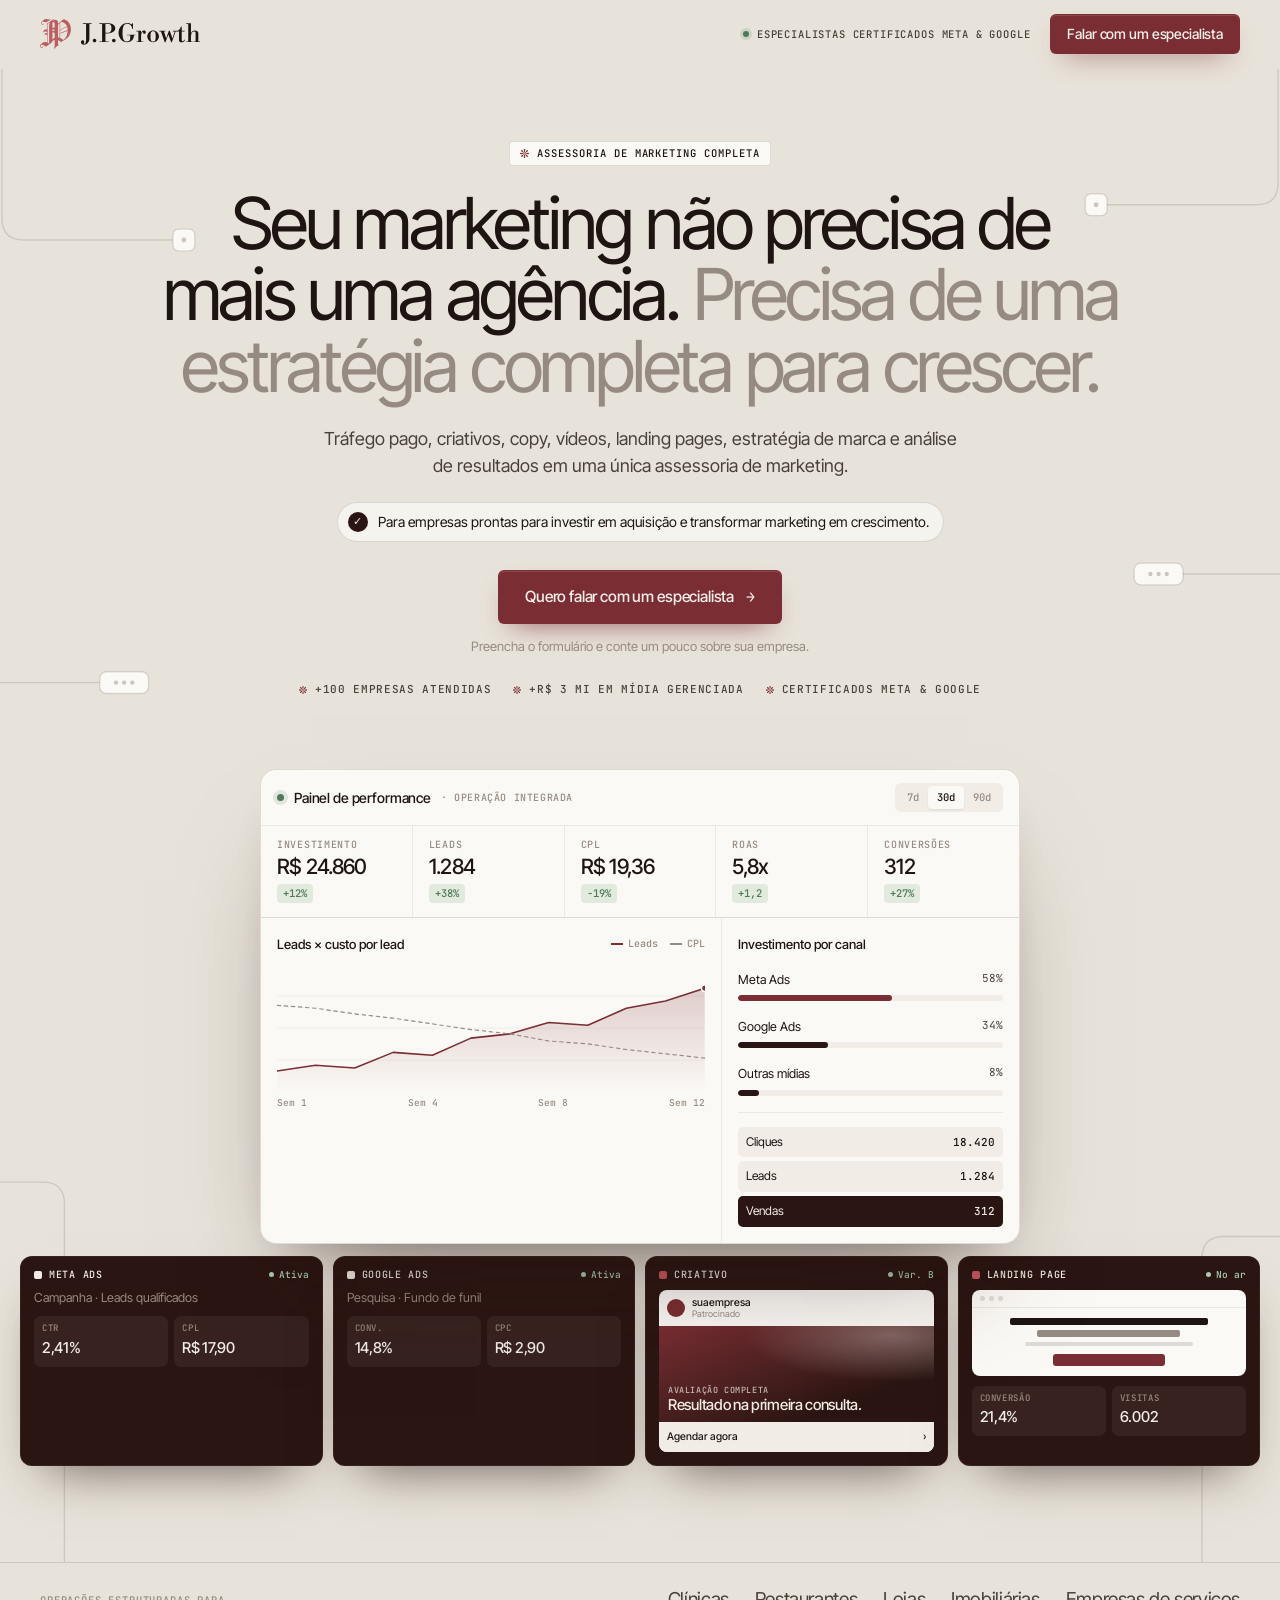
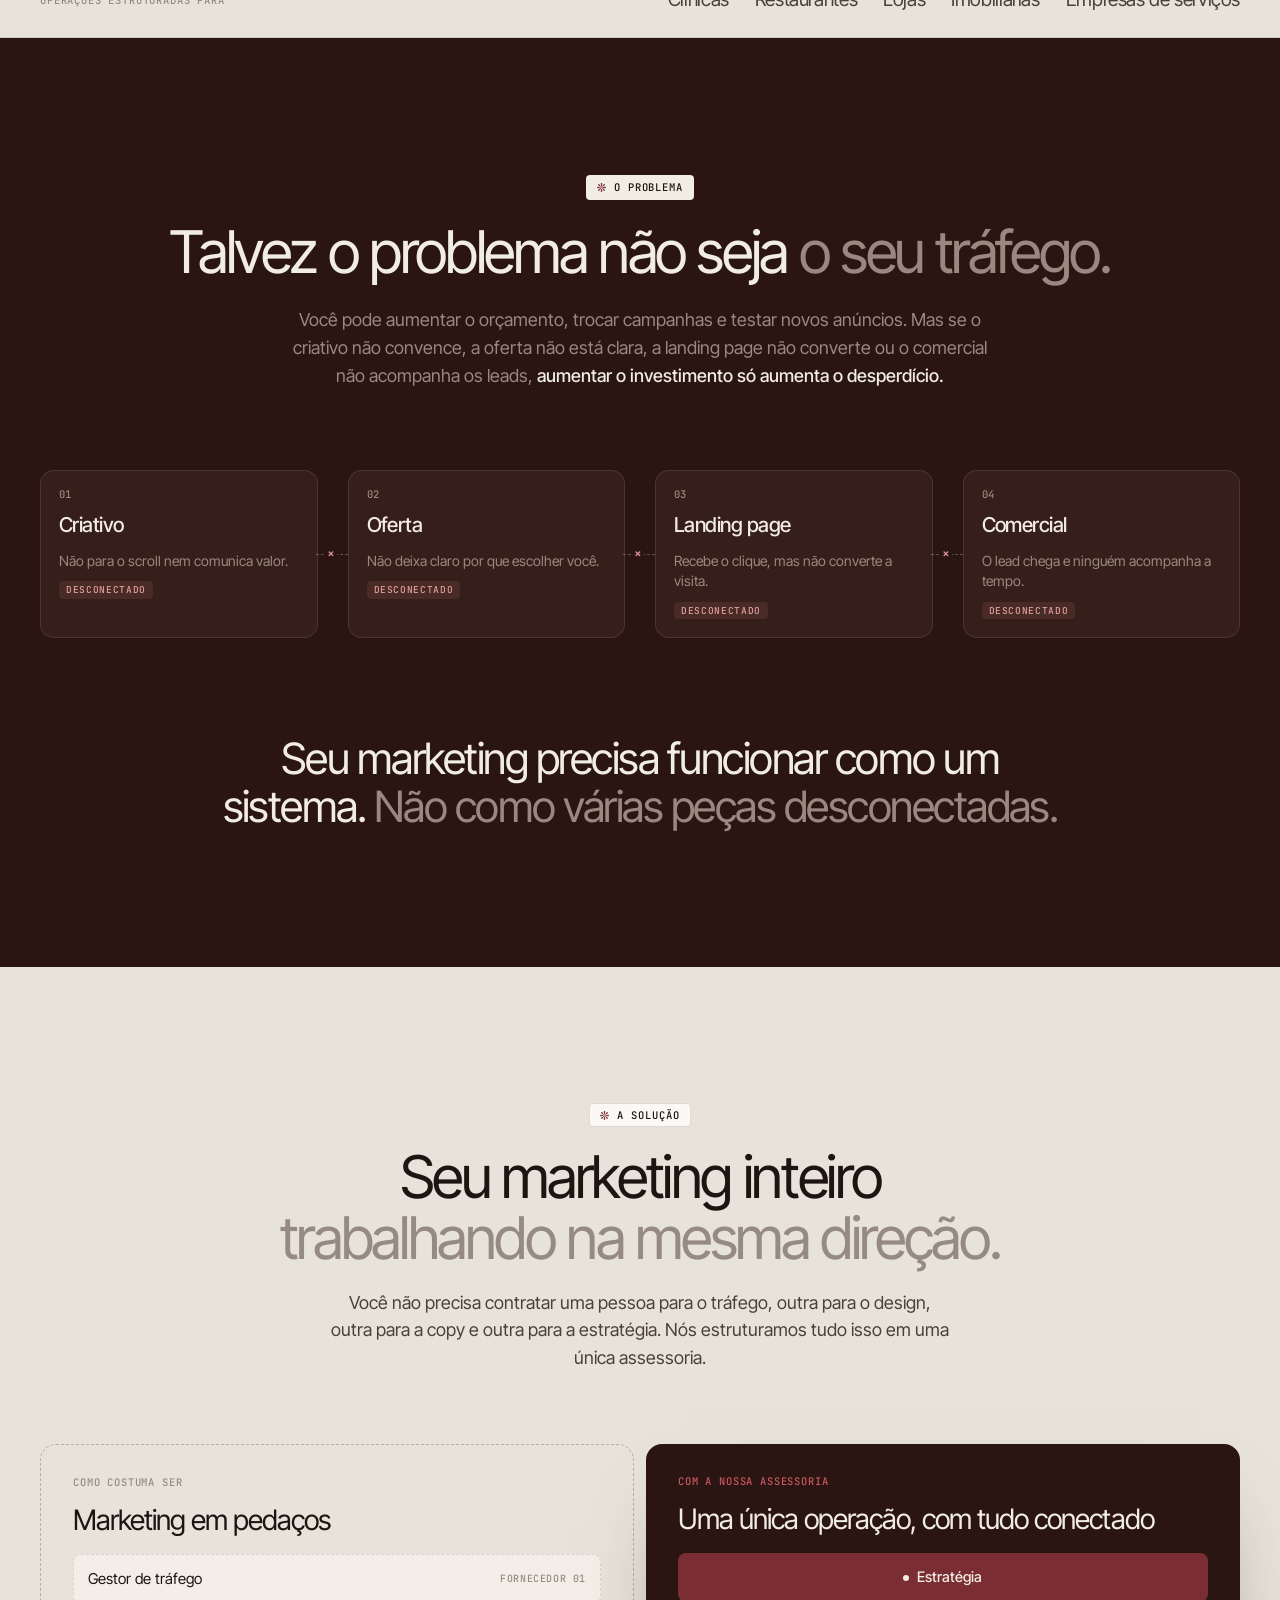
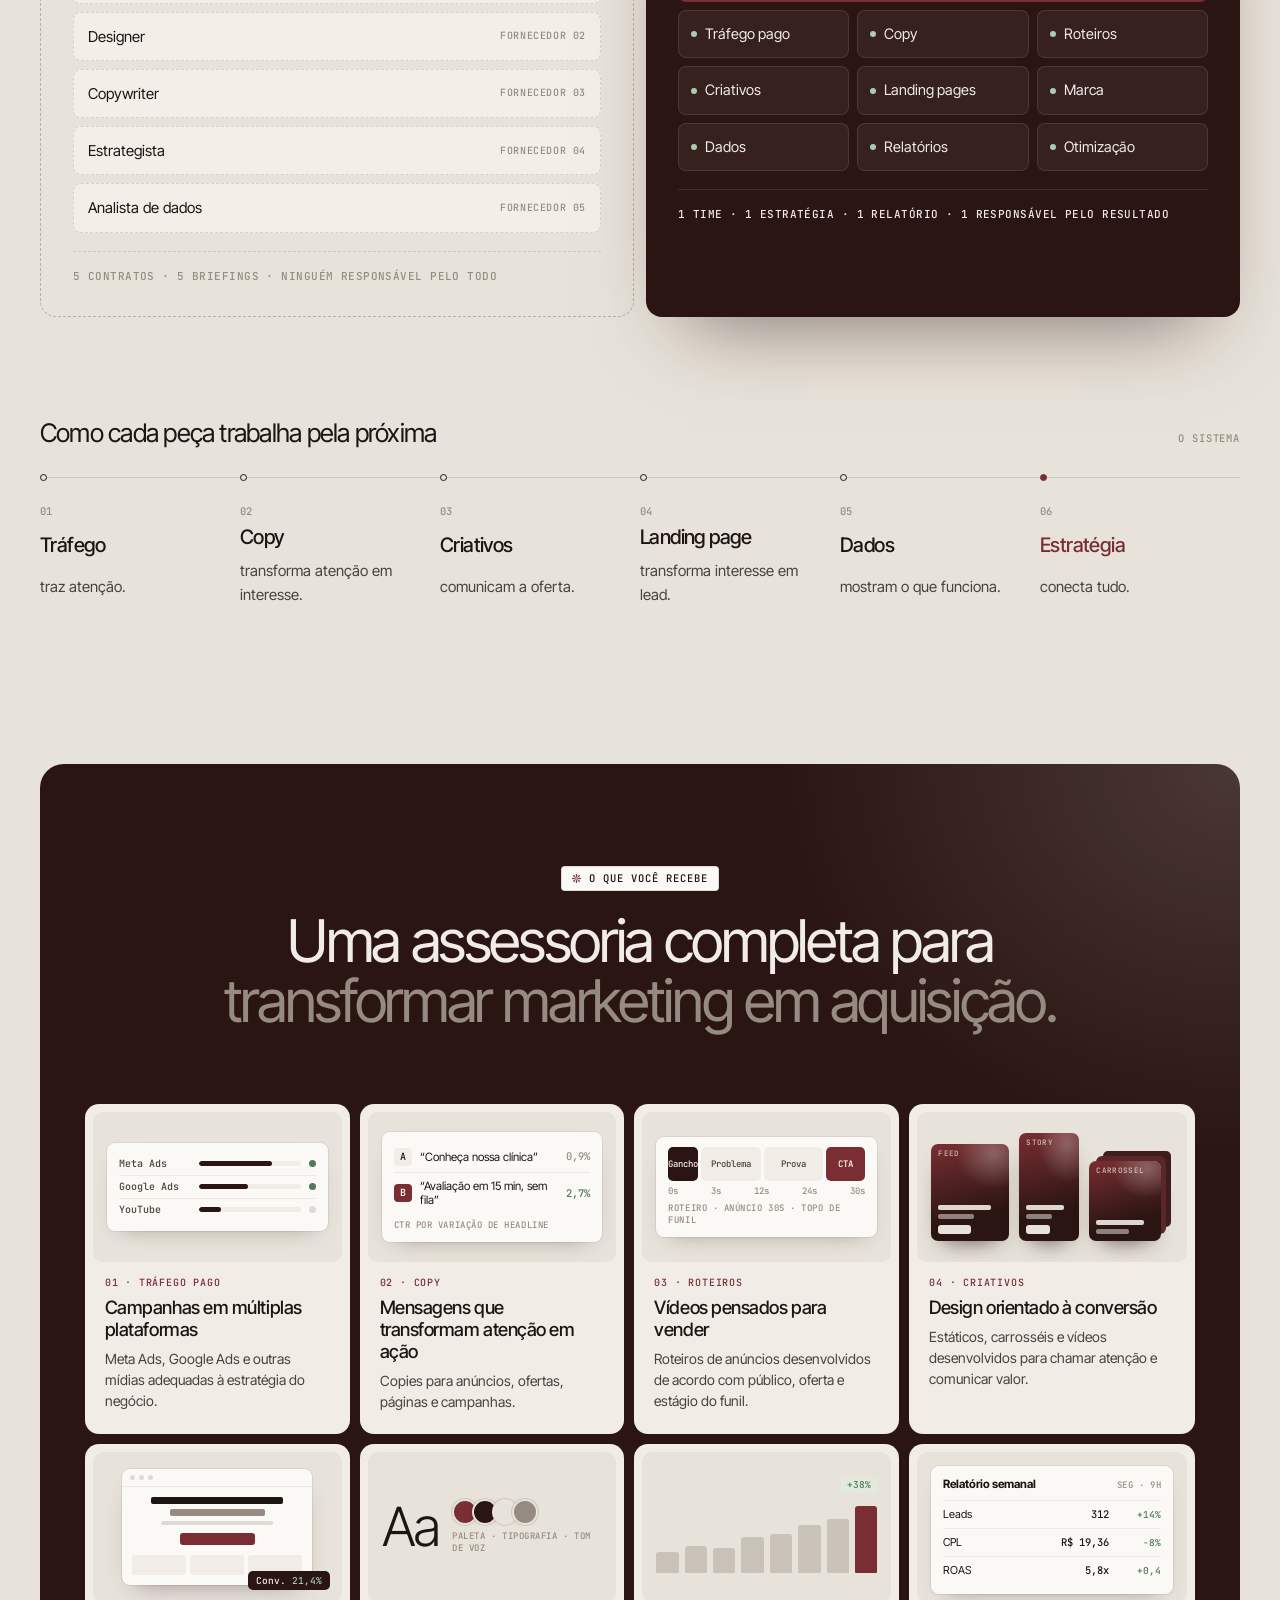
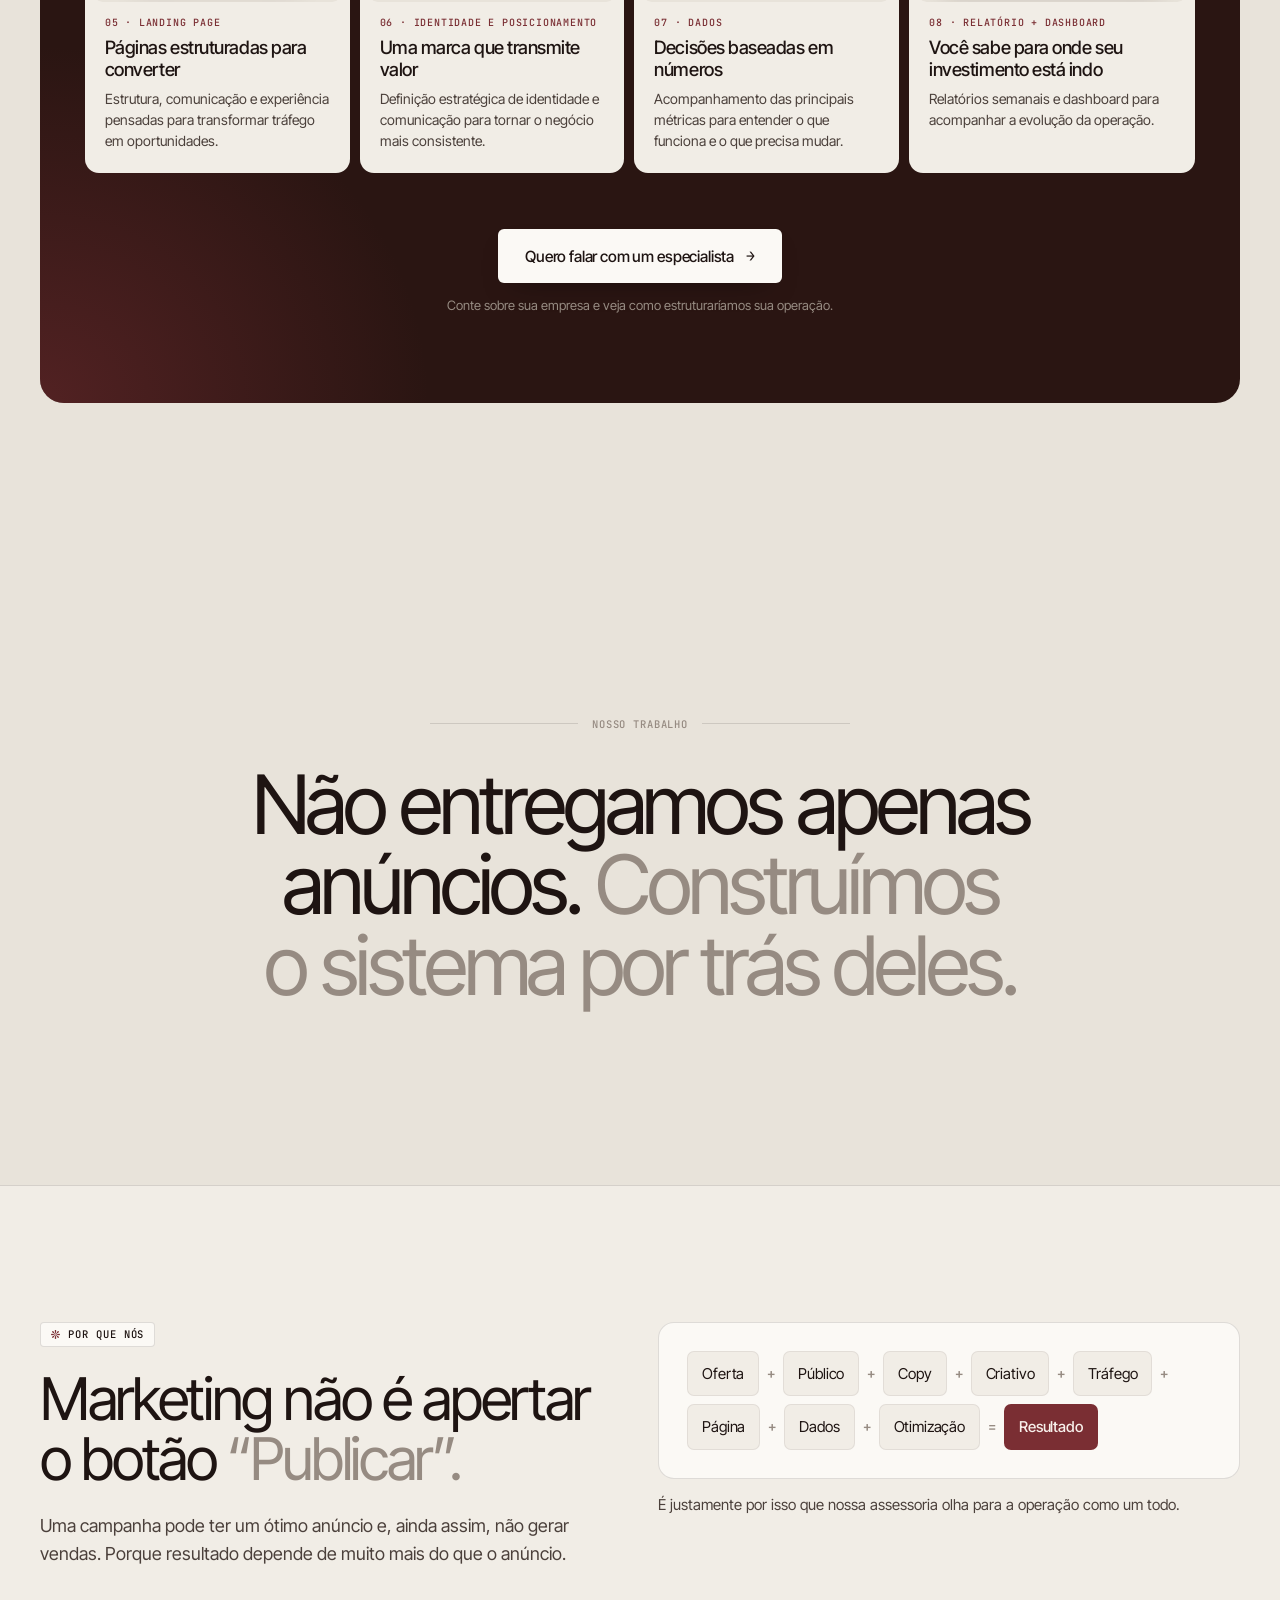
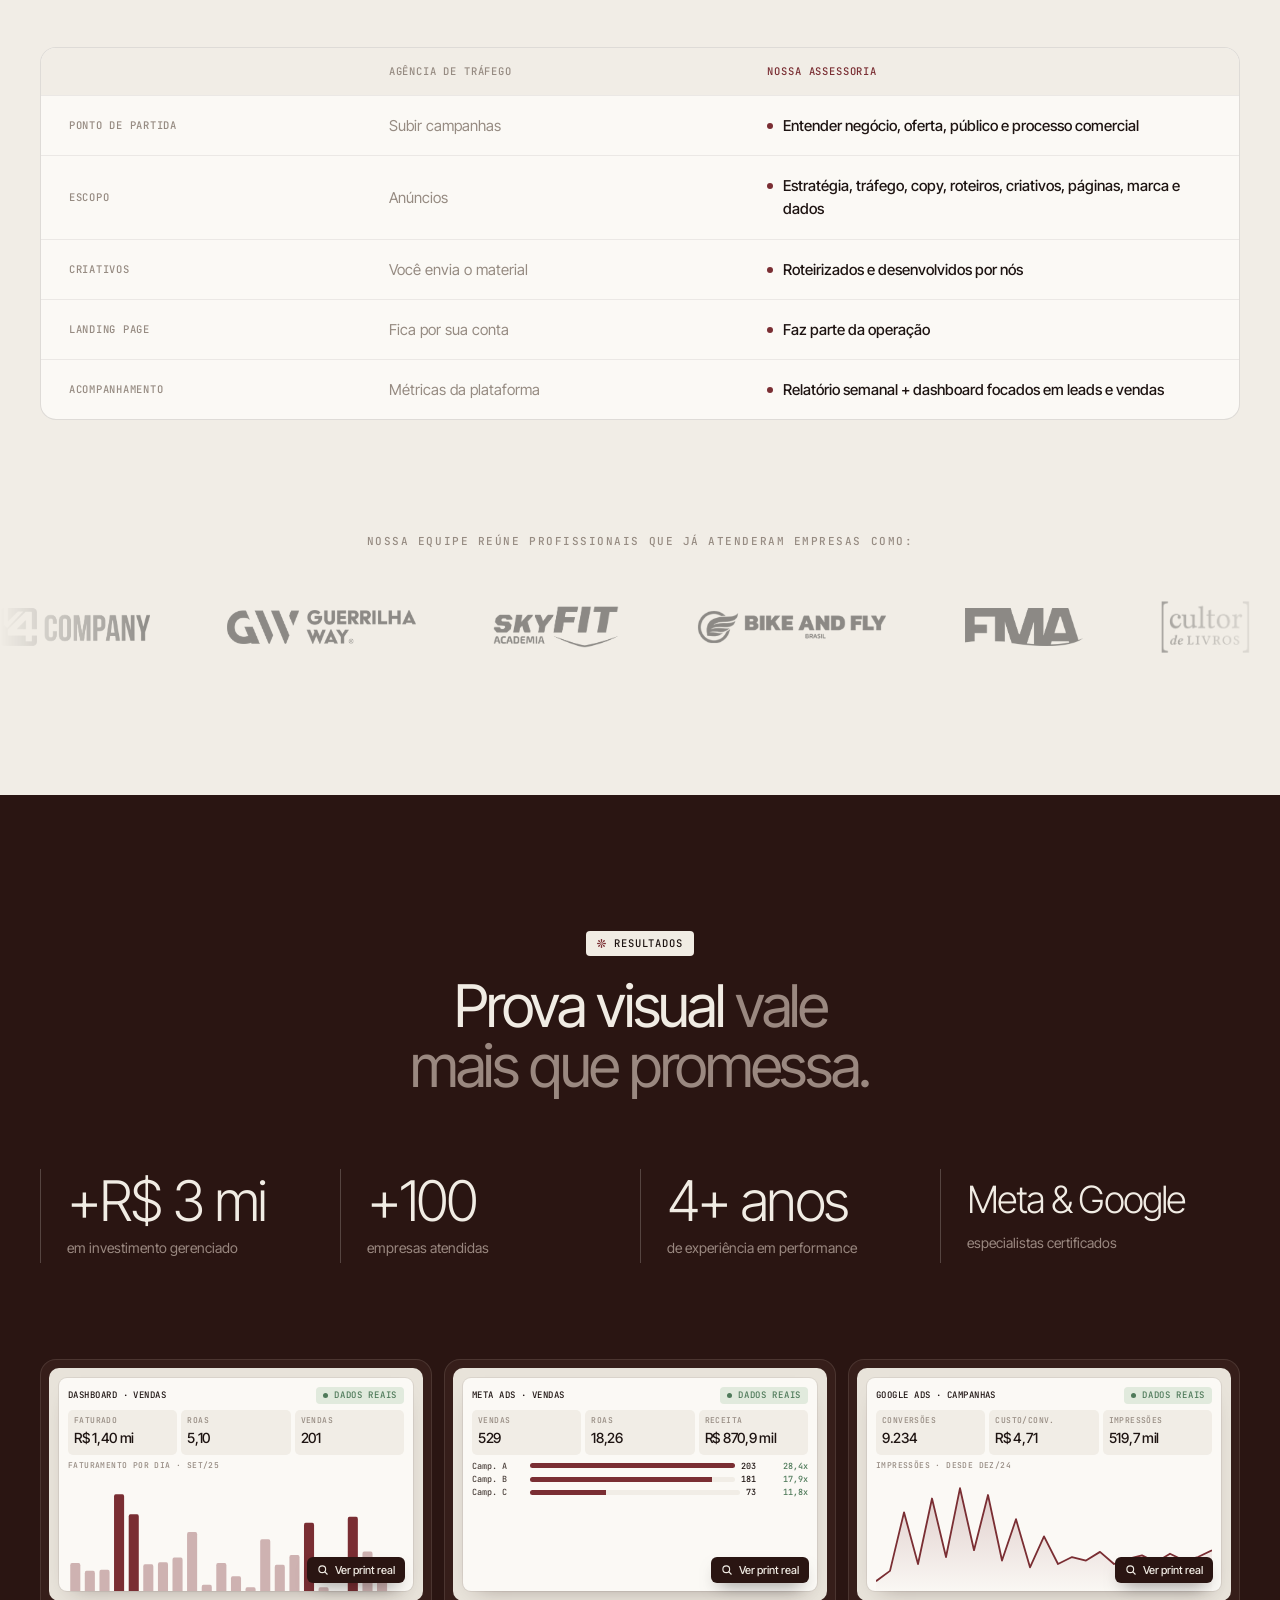
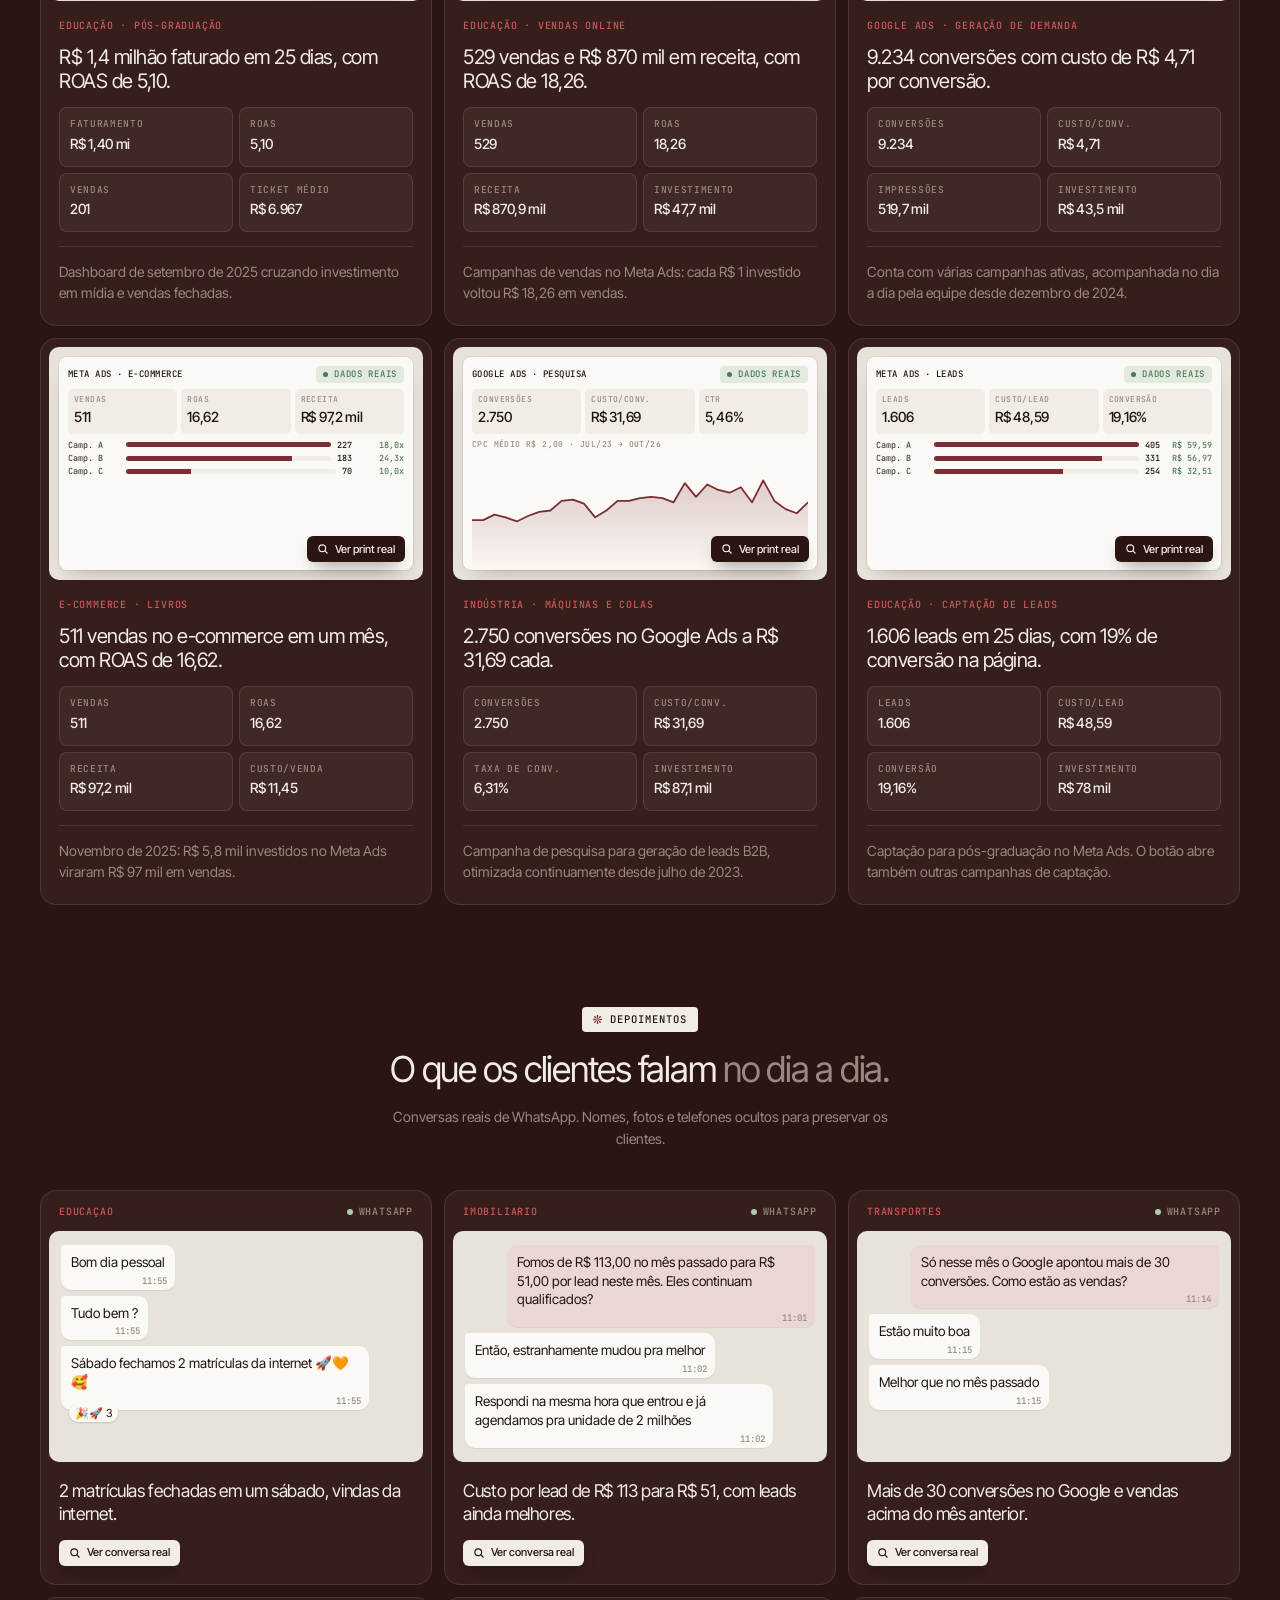
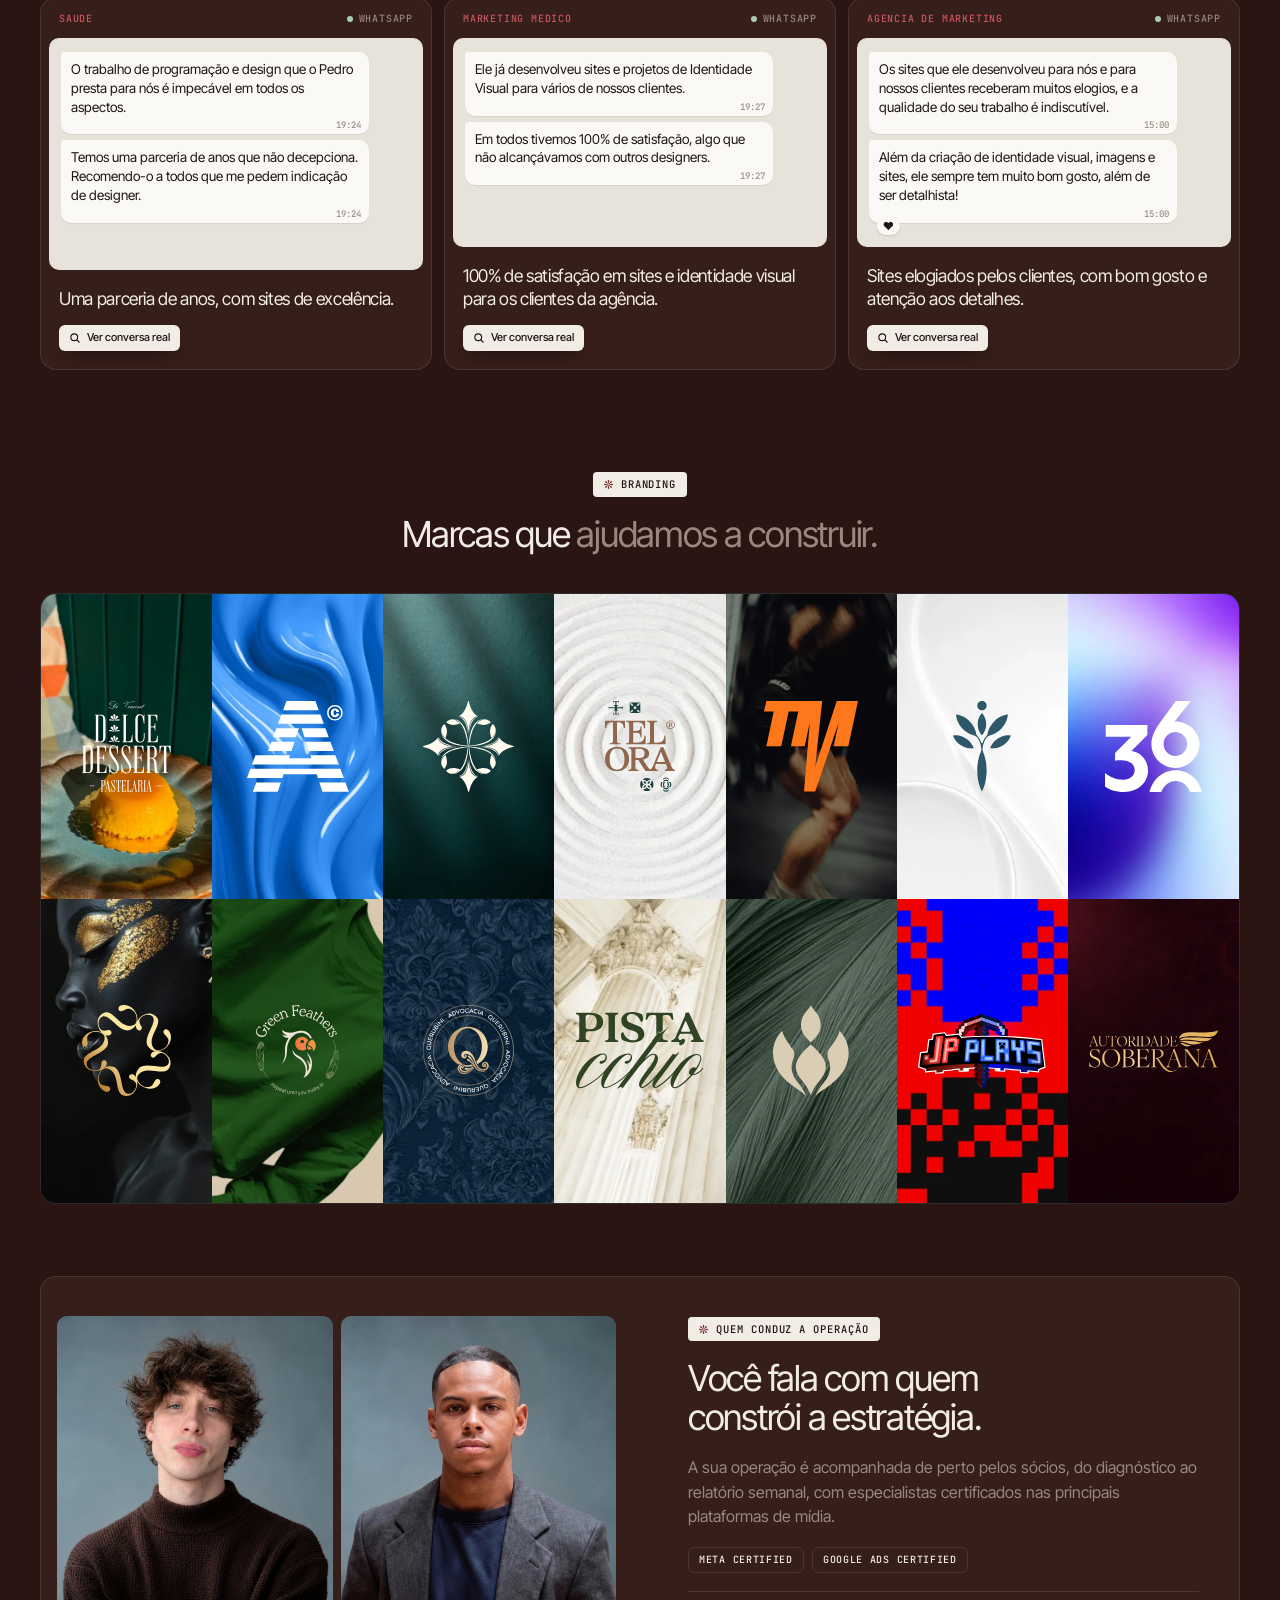
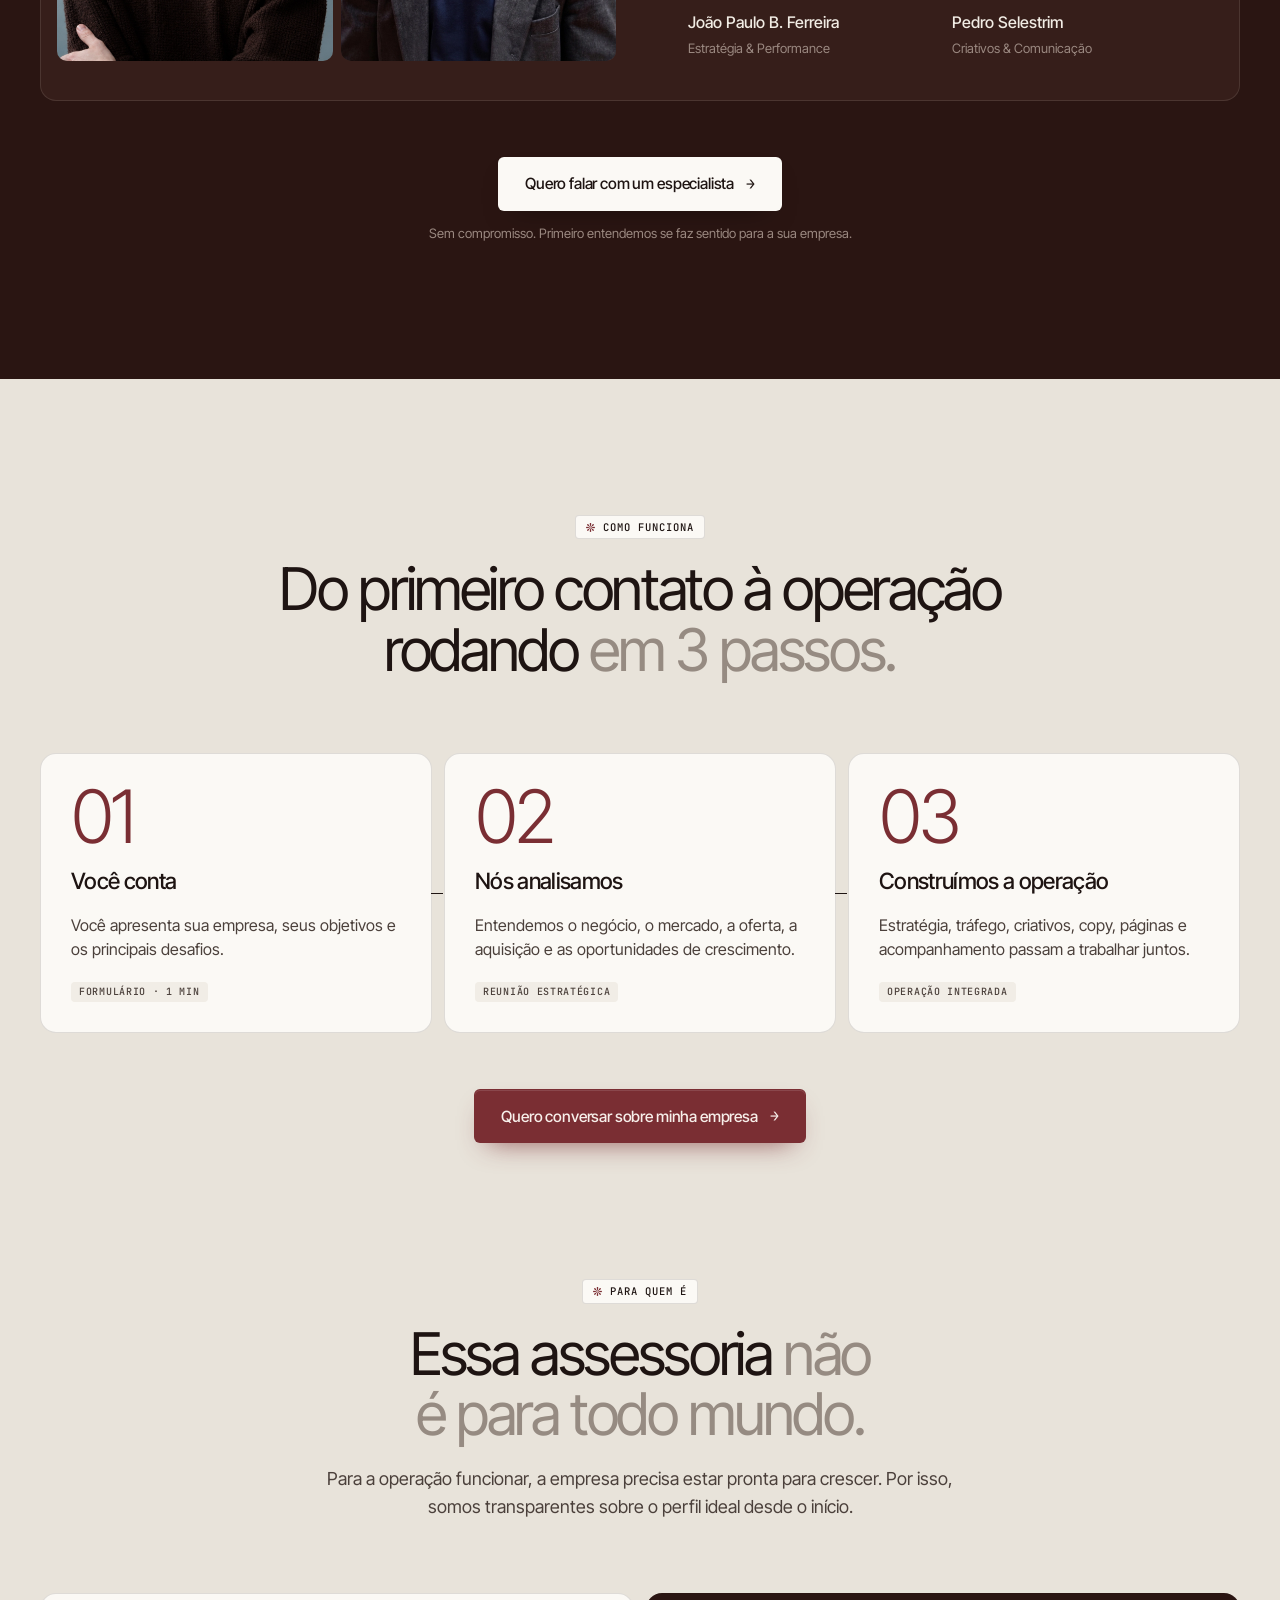
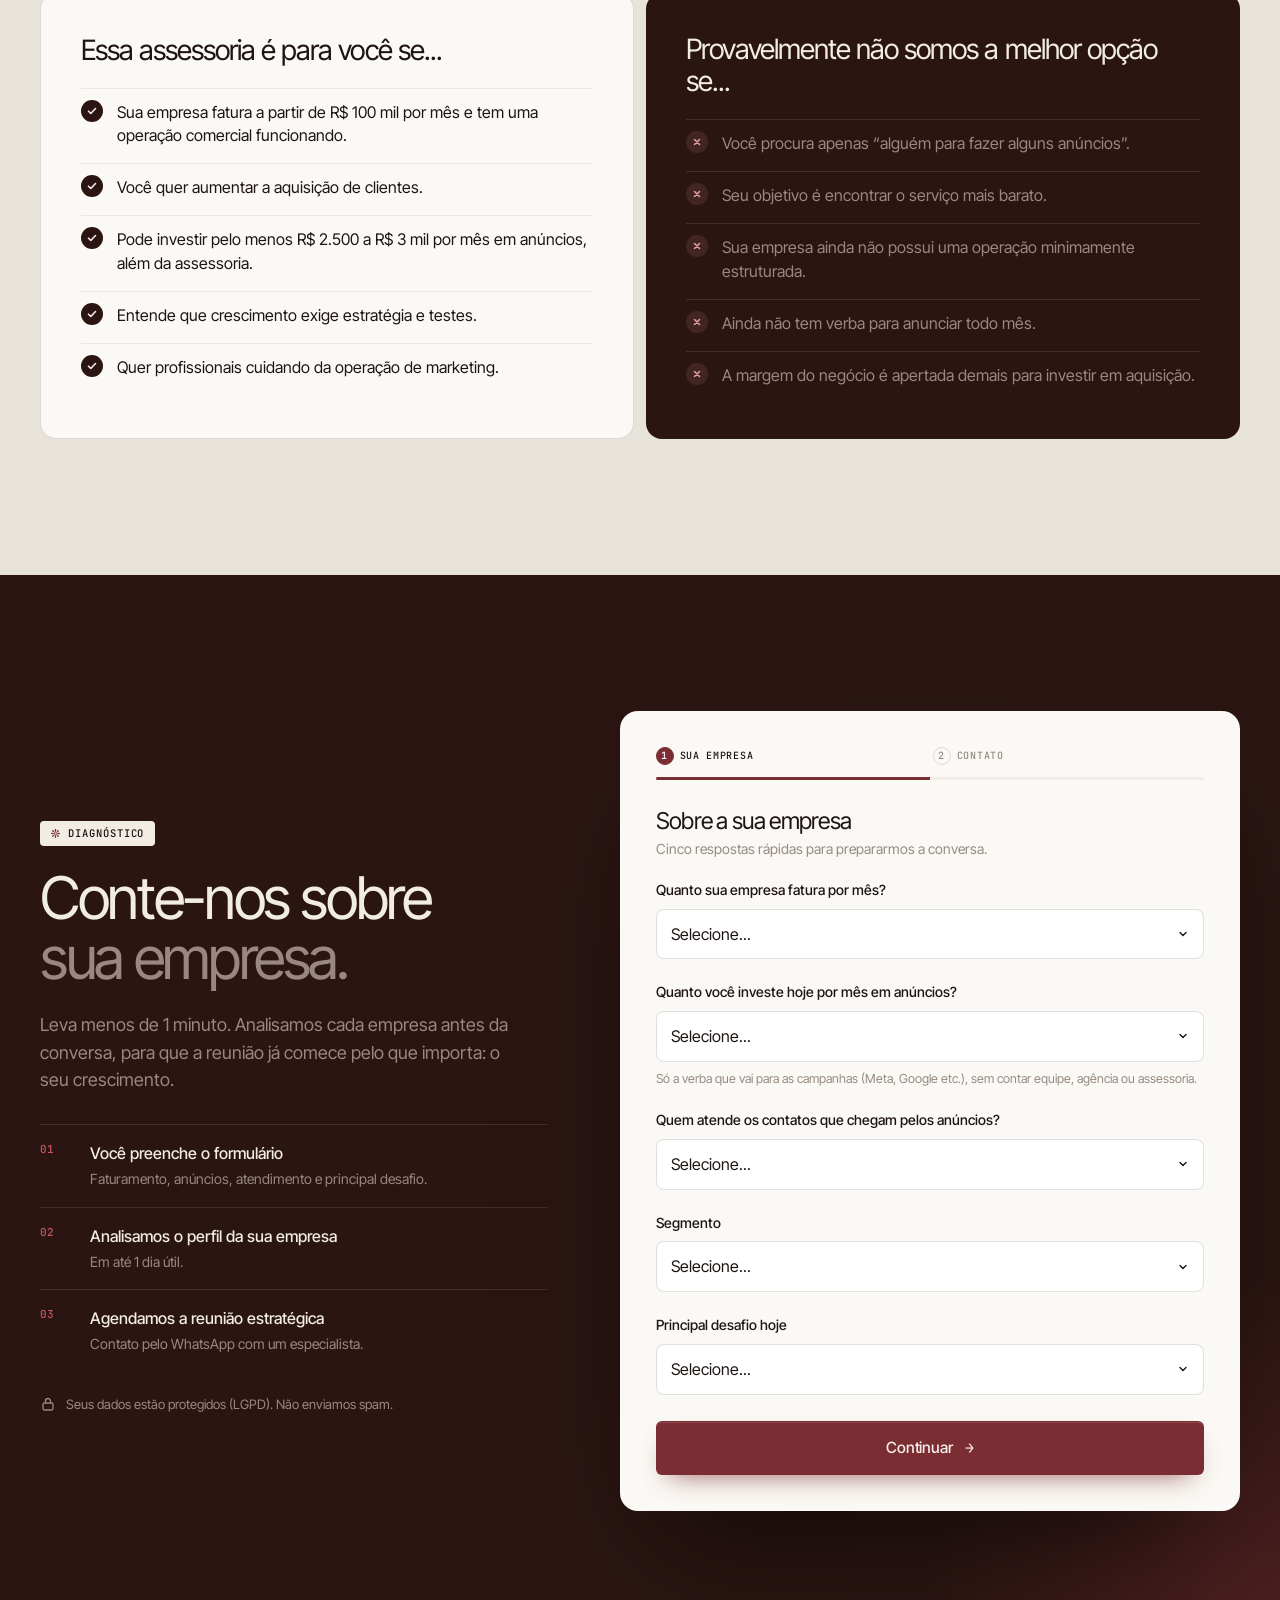
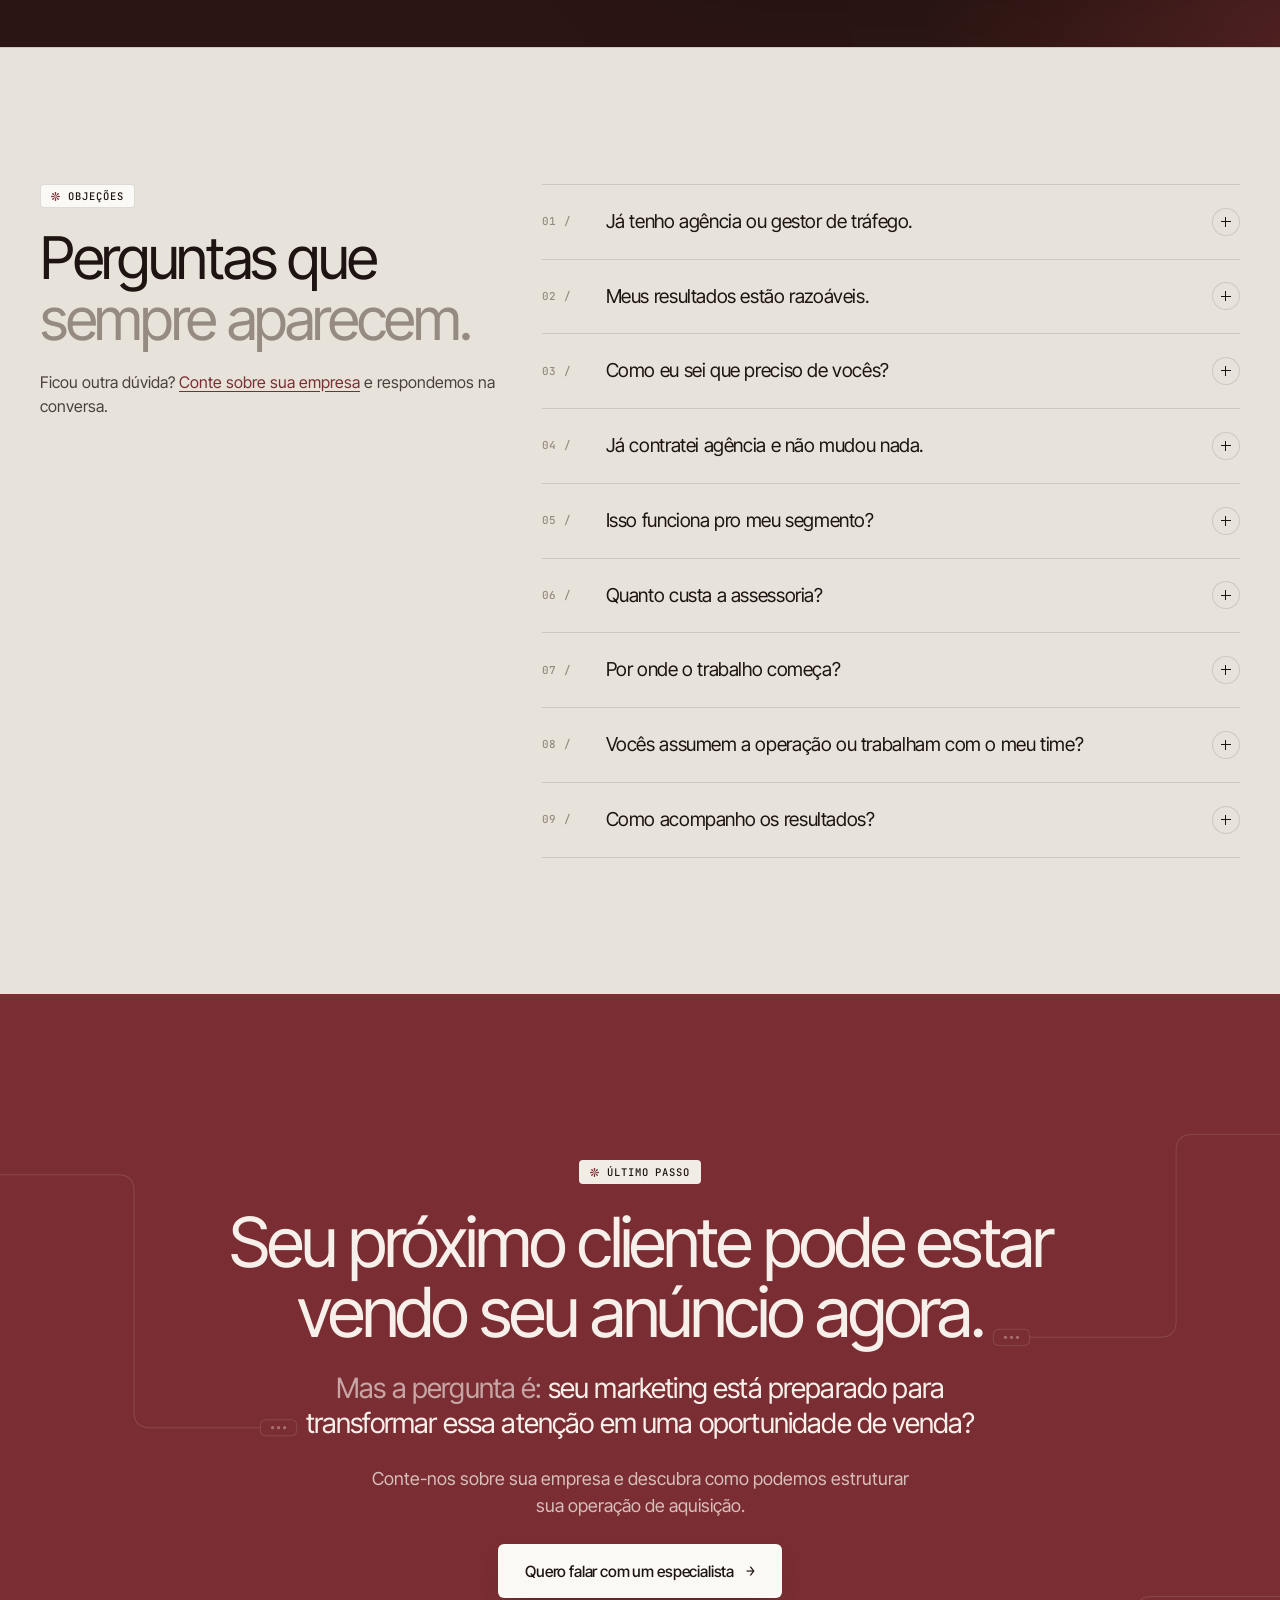
<file: index.html>
<!doctype html>
<html lang="pt-BR">
<head>
<meta charset="utf-8">
<meta name="viewport" content="width=device-width, initial-scale=1">
<title>Assessoria de Marketing Completa | J.P.Growth</title>
<meta name="description" content="Tráfego pago, criativos, copy, vídeos, landing pages, estratégia de marca e análise de resultados em uma única assessoria de marketing.">
<!-- TROCAR: título, description, og:image e favicon pela marca real.
     Busque por "TROCAR" e "CONFERIR" neste arquivo para achar todos os pontos a personalizar. -->
<meta property="og:title" content="Seu marketing inteiro trabalhando na mesma direção">
<meta property="og:description" content="Estratégia, tráfego, criativos, copy, landing pages, marca e dados em uma única assessoria.">
<meta name="theme-color" content="#2A1512">
<link rel="icon" type="image/svg+xml" href="marca/icone.svg">
<link rel="preconnect" href="https://fonts.googleapis.com">
<link rel="preconnect" href="https://fonts.gstatic.com" crossorigin>
<link href="https://fonts.googleapis.com/css2?family=Inter+Tight:wght@300;400;500;600&family=JetBrains+Mono:wght@400;500&display=swap" rel="stylesheet">
<script>document.documentElement.classList.add('js')</script>
<style>
/* ==========================================================================
   TOKENS — identidade visual (vinho + marrom profundo + creme)
   ========================================================================== */
:root{
  --cream:#E8E3DA;      /* fundo principal */
  --cream-2:#F1EDE6;    /* cards claros */
  --paper:#FBF9F5;      /* superfícies de interface */
  --ink:#1E1412;        /* texto principal */
  --ink-2:#4B403B;      /* texto secundário */
  --mute:#968B82;       /* segunda cor dos títulos */
  --line:rgba(30,20,18,.13);
  --line-2:rgba(30,20,18,.07);

  --wine:#7A2E33;       /* cor principal / CTA */
  --wine-h:#64242A;
  --wine-lt:#C9575E;
  --brown:#2A1512;      /* seções escuras */
  --brown-2:#361E1A;
  --brown-3:#48302B;
  --on-dark:#F1ECE4;
  --on-dark-mute:#9A8880;
  --line-dark:rgba(241,236,228,.11);

  --up:#4F7A5A;
  --up-bg:#E1EADD;
  --alert:#E39C9C;

  --detalhe:url("data:image/svg+xml,%3Csvg width=%2235%22 height=%2235%22 viewBox=%220 0 35 35%22 fill=%22none%22 xmlns=%22http://www.w3.org/2000/svg%22%3E%3Cg%3E%3Cpath d=%22M17.4999 17.5L14.5927 31.432C14.2057 33.2727 15.6121 35 17.4999 35C19.3783 35 20.7847 33.2727 20.4072 31.432L17.4999 17.5Z%22 fill=%22%231C1412%22/%3E%3Cpath d=%22M17.5 17.5L25.2967 29.4026C26.3255 30.979 28.5437 31.2055 29.8746 29.8746C31.2055 28.5437 30.979 26.3255 29.4026 25.2967L17.5 17.5Z%22 fill=%22%231C1412%22/%3E%3Cpath d=%22M17.5 17.501L31.432 20.4083C33.2727 20.7953 35 19.3888 35 17.501C35 15.6227 33.2727 14.2162 31.432 14.5938L17.5 17.501Z%22 fill=%22%231C1412%22/%3E%3Cpath d=%22M17.5 17.4995L29.4026 9.70287C30.979 8.67401 31.2055 6.45583 29.8746 5.12493C28.5437 3.79402 26.3255 4.02056 25.2967 5.59688L17.5 17.4995Z%22 fill=%22%231C1412%22/%3E%3Cpath d=%22M17.5001 17.5L20.4073 3.56796C20.7943 1.72735 19.3879 0 17.5001 0C15.6217 0 14.2153 1.72735 14.5928 3.56796L17.5001 17.5Z%22 fill=%22%231C1412%22/%3E%3Cpath d=%22M17.4999 17.4995L9.70323 5.59688C8.67438 4.02056 6.4562 3.79402 5.12529 5.12493C3.79439 6.45583 4.02092 8.67401 5.59725 9.70287L17.4999 17.4995Z%22 fill=%22%231C1412%22/%3E%3Cpath d=%22M17.5 17.5004L3.56796 14.5932C1.72735 14.2062 0 15.6126 0 17.5004C0 19.3788 1.72735 20.7852 3.56796 20.4077L17.5 17.5004Z%22 fill=%22%231C1412%22/%3E%3Cpath d=%22M17.4999 17.5L5.59725 25.2967C4.02092 26.3255 3.79439 28.5437 5.12529 29.8746C6.4562 31.2055 8.67438 30.979 9.70323 29.4026L17.4999 17.5Z%22 fill=%22%231C1412%22/%3E%3C/g%3E%3C/svg%3E");
  --max:1200px;
  --font:"Inter Tight",system-ui,-apple-system,"Segoe UI",sans-serif;
  --mono:"JetBrains Mono",ui-monospace,SFMono-Regular,Menlo,monospace;
}

/* ==========================================================================
   BASE
   ========================================================================== */
*,*::before,*::after{box-sizing:border-box}
html{scroll-behavior:smooth;scroll-padding-top:76px;-webkit-text-size-adjust:100%}
body{margin:0;background:var(--cream);color:var(--ink);font-family:var(--font);font-size:16px;line-height:1.55;-webkit-font-smoothing:antialiased;text-rendering:optimizeLegibility;overflow-x:hidden}
img,svg{display:block;max-width:100%}
a{color:inherit;text-decoration:none}
h1,h2,h3,p,figure,blockquote{margin:0}
ul,ol{margin:0;padding:0;list-style:none}
button,input,select,textarea{font:inherit;color:inherit}
.container{width:min(var(--max),calc(100% - 32px));margin-inline:auto}
@media (min-width:768px){.container{width:min(var(--max),calc(100% - 64px))}}
.sr-only{position:absolute;width:1px;height:1px;padding:0;margin:-1px;overflow:hidden;clip:rect(0,0,0,0);white-space:nowrap;border:0}

.sec{position:relative;padding:clamp(80px,11vw,136px) 0}
.dark{background:var(--brown);color:var(--on-dark)}
.center{text-align:center}
.mute{color:var(--mute)}
.dark .mute{color:var(--on-dark-mute)}

/* Tipografia */
.h1{font-weight:400;font-size:clamp(2.5rem,5.6vw,4.6rem);line-height:1;letter-spacing:-.045em;text-wrap:balance}
.h2{font-weight:400;font-size:clamp(2.05rem,4.6vw,3.75rem);line-height:1.03;letter-spacing:-.04em;text-wrap:balance}
.h3{font-weight:400;font-size:clamp(1.6rem,2.8vw,2.3rem);line-height:1.08;letter-spacing:-.035em;text-wrap:balance}
.lead{font-size:clamp(1.03rem,1.4vw,1.18rem);line-height:1.55;color:var(--ink-2);text-wrap:pretty}
.dark .lead{color:var(--on-dark-mute)}
.sec-head{display:grid;justify-items:center;gap:20px;max-width:840px;margin:0 auto clamp(44px,6vw,72px);text-align:center}
.sec-head .lead{max-width:640px}

/* Tag (pílula com marcador) */
.tag{display:inline-flex;align-items:center;gap:8px;padding:6px 10px;border-radius:4px;background:var(--paper);border:1px solid var(--line);color:var(--ink);font:500 10.5px/1 var(--mono);letter-spacing:.09em;text-transform:uppercase;white-space:nowrap}
.tag::before{content:"";width:9px;height:9px;background:var(--wine);-webkit-mask:var(--detalhe) center/contain no-repeat;mask:var(--detalhe) center/contain no-repeat;flex:none}
.dark .tag,.final .tag{background:var(--on-dark);border-color:transparent}

/* Botões */
.btn{display:inline-flex;align-items:center;justify-content:center;gap:12px;min-height:54px;padding:0 26px;border-radius:6px;border:1px solid transparent;font:500 15.5px/1.1 var(--font);letter-spacing:-.01em;cursor:pointer;text-align:center;transition:background-color .2s,transform .2s,box-shadow .2s}
.btn .arr{transition:transform .2s;font-family:var(--mono);font-size:15px}
.btn:hover .arr{transform:translateX(3px)}
.btn:active{transform:translateY(1px)}
.btn:focus-visible{outline:2px solid var(--wine);outline-offset:3px}
.btn-primary{background:var(--wine);color:#F7EFEA;box-shadow:inset 0 1px 0 rgba(255,255,255,.12),0 12px 28px -14px rgba(122,46,51,.85)}
.btn-primary:hover{background:var(--wine-h)}
.btn-light{background:var(--paper);color:var(--ink);box-shadow:0 12px 28px -16px rgba(0,0,0,.5)}
.btn-light:hover{background:#fff}
.dark .btn:focus-visible,.final .btn:focus-visible{outline-color:var(--on-dark)}
.cta-group{display:grid;justify-items:center;gap:12px}
.micro{font-size:13px;color:var(--mute)}
.dark .micro{color:var(--on-dark-mute)}
.cta-row{margin-top:clamp(40px,5vw,56px)}

/* Animação discreta de entrada */
.js .reveal{opacity:0;transform:translateY(14px);transition:opacity .7s ease,transform .7s ease}
.js .reveal.in{opacity:1;transform:none}
@media (prefers-reduced-motion:reduce){html{scroll-behavior:auto}.js .reveal{opacity:1;transform:none;transition:none}}

/* ==========================================================================
   HEADER — sem menu (sem rotas de fuga), só marca + CTA
   ========================================================================== */
.topbar{position:sticky;top:0;z-index:60;border-bottom:1px solid transparent;transition:background-color .25s,border-color .25s}
.topbar.scrolled{background:rgba(232,227,218,.94);-webkit-backdrop-filter:saturate(1.4) blur(14px);backdrop-filter:saturate(1.4) blur(14px);border-color:var(--line)}
.topbar .container{display:flex;align-items:center;justify-content:space-between;gap:16px;height:68px}
.brand{display:inline-flex;align-items:center;gap:10px;font-size:17px;font-weight:500;letter-spacing:-.03em}
.brand{color:var(--ink)}
.brand-icon{width:auto;height:30px}
.brand-logo{width:auto;height:22px}
.foot .brand-logo{height:20px}
.foot .brand-icon{height:26px}
.top-right{display:flex;align-items:center;gap:20px}
.top-note{display:none;align-items:center;gap:8px;font:500 10.5px/1 var(--mono);letter-spacing:.08em;text-transform:uppercase;color:var(--ink-2)}
.top-note i{width:6px;height:6px;border-radius:50%;background:var(--up);box-shadow:0 0 0 3px rgba(79,122,90,.16)}
@media (min-width:900px){.top-note{display:inline-flex}}
.topbar .btn{min-height:40px;padding:0 16px;font-size:14px}
@media (max-width:420px){.topbar .btn{padding:0 12px;font-size:13px}.topbar .btn .long{display:none}}

/* ==========================================================================
   HERO
   ========================================================================== */
.hero{position:relative;padding-top:clamp(28px,6vw,72px);overflow:hidden}
.hero-lines{position:absolute;inset:0;width:100%;height:100%;color:rgba(30,20,18,.13);pointer-events:none}
.hero-lines .node{fill:var(--paper);stroke:currentColor}
.hero-lines .node-dot{fill:rgba(30,20,18,.22)}
.hero-head{position:relative;display:grid;justify-items:center;gap:22px;max-width:1040px;text-align:center}
.hero .lead{max-width:640px}
.fit-line{display:inline-flex;align-items:center;gap:10px;font-size:14px;color:var(--ink);padding:8px 14px 8px 10px;border-radius:999px;background:rgba(251,249,245,.7);border:1px solid var(--line);text-align:left}
@media (max-width:560px){.fit-line{border-radius:14px;padding:10px 14px 10px 12px}}
.fit-line b{display:grid;place-items:center;flex:none;width:20px;height:20px;border-radius:50%;background:var(--brown);color:var(--on-dark);font:500 11px/1 var(--mono)}
.hero .cta-group{margin-top:6px}
.trust{display:flex;flex-wrap:wrap;justify-content:center;gap:8px 22px;margin-top:4px;font:500 11px/1.4 var(--mono);letter-spacing:.06em;text-transform:uppercase;color:var(--ink-2)}
.trust li{display:inline-flex;align-items:center;gap:8px}
.trust li::before{content:"";width:8px;height:8px;background:var(--wine);-webkit-mask:var(--detalhe) center/contain no-repeat;mask:var(--detalhe) center/contain no-repeat;flex:none}

/* Palco do hero: painel + cartões flutuantes */
.stage{position:relative;width:min(1240px,calc(100% - 32px));margin:clamp(44px,6vw,72px) auto 0;padding-bottom:clamp(56px,8vw,96px)}
.dash{position:relative;z-index:2;max-width:760px;margin-inline:auto;background:var(--paper);border:1px solid var(--line);border-radius:16px;overflow:hidden;box-shadow:0 60px 110px -50px rgba(42,21,18,.55),0 22px 44px -28px rgba(42,21,18,.3)}
.dash-top{display:flex;align-items:center;justify-content:space-between;gap:12px;padding:13px 16px;border-bottom:1px solid var(--line-2)}
.dash-title{display:flex;align-items:center;gap:10px;font-size:14px;font-weight:500;letter-spacing:-.01em}
.dash-title small{font:500 10px var(--mono);letter-spacing:.06em;color:var(--mute);text-transform:uppercase}
.live{width:7px;height:7px;border-radius:50%;background:var(--up);box-shadow:0 0 0 4px rgba(79,122,90,.15)}
.seg{display:flex;padding:3px;border-radius:6px;background:var(--cream-2);font:500 10.5px/1 var(--mono)}
.seg span{padding:6px 9px;border-radius:4px;color:var(--mute)}
.seg .on{background:var(--paper);color:var(--ink);box-shadow:0 1px 2px rgba(0,0,0,.08)}
.kpis{display:grid;grid-template-columns:repeat(2,1fr);gap:1px;background:var(--line-2);border-bottom:1px solid var(--line-2)}
.kpi{display:grid;gap:5px;padding:14px 16px;background:var(--paper)}
.kpi:first-child{grid-column:span 2}
@media (min-width:640px){.kpis{grid-template-columns:repeat(5,1fr)}.kpi:first-child{grid-column:auto}}
.k-label{font:500 10px/1 var(--mono);letter-spacing:.07em;text-transform:uppercase;color:var(--mute)}
.kpi strong{font-size:21px;font-weight:500;letter-spacing:-.035em;line-height:1.15;white-space:nowrap}
.chip{justify-self:start;padding:3px 6px;border-radius:4px;font:500 10.5px/1.2 var(--mono)}
.chip.up{background:var(--up-bg);color:var(--up)}
.dash-body{display:grid;grid-template-columns:1fr}
@media (min-width:640px){.dash-body{grid-template-columns:1.55fr 1fr}}
.chart{padding:16px;border-bottom:1px solid var(--line-2)}
@media (min-width:640px){.chart{border-bottom:0;border-right:1px solid var(--line-2)}}
.c-head{display:flex;align-items:center;justify-content:space-between;gap:10px;margin-bottom:10px;font-size:13px;font-weight:500}
.legend{display:flex;gap:12px;font:500 10px/1 var(--mono);color:var(--mute)}
.legend span{display:inline-flex;align-items:center;gap:5px}
.legend i{width:12px;height:2px;background:var(--wine)}
.legend .l2 i{height:0;background:none;border-top:2px dashed var(--mute)}
.chart svg{width:100%;height:auto}
.x-axis{display:flex;justify-content:space-between;margin-top:6px;font:500 9.5px/1 var(--mono);color:var(--mute)}
.side{display:grid;align-content:start;gap:16px;padding:16px}
.side-h{font-size:13px;font-weight:500}
.ch{display:grid;gap:6px;font-size:12.5px}
.ch div{display:flex;justify-content:space-between;gap:8px}
.ch div span:last-child{font-family:var(--mono);font-size:11px;color:var(--ink-2)}
.track{height:6px;border-radius:3px;background:var(--cream-2);overflow:hidden}
.track i{display:block;height:100%;border-radius:3px;background:var(--brown)}
.track.w i{background:var(--wine)}
.funnel{display:grid;gap:4px;padding-top:14px;border-top:1px solid var(--line-2)}
.funnel div{display:flex;justify-content:space-between;align-items:center;padding:6px 8px;border-radius:5px;background:var(--cream-2);font-size:12px}
.funnel div b{font-weight:500;font-family:var(--mono);font-size:11px}
.funnel div:last-child{background:var(--brown);color:var(--on-dark)}

.floats{display:grid;grid-template-columns:repeat(2,1fr);gap:10px;margin-top:12px}
@media (min-width:760px){.floats{grid-template-columns:repeat(4,1fr)}}
.float{display:grid;align-content:start;gap:10px;padding:13px;border-radius:12px;background:var(--brown);color:var(--on-dark);border:1px solid rgba(255,255,255,.05);box-shadow:0 26px 50px -26px rgba(42,21,18,.7)}
@media (min-width:1300px){
  .floats{display:block;margin:0}
  .float{position:absolute;z-index:3;width:216px}
  .f-meta{left:40px;top:44px}
  .f-google{left:0;top:262px}
  .f-creative{right:0;top:-12px}
  .f-lp{right:40px;top:272px}
}
.f-head{display:flex;align-items:center;justify-content:space-between;gap:6px}
.pf,.st{white-space:nowrap}
@media (max-width:639px){.dash-title small{display:none}.f-metrics b{font-size:13.5px;white-space:nowrap}.float{padding:11px}.f-metrics div{padding:7px 6px}}
.pf{display:inline-flex;align-items:center;gap:7px;font:500 10px/1 var(--mono);letter-spacing:.07em;text-transform:uppercase}
.pf::before{content:"";width:8px;height:8px;border-radius:2px;background:var(--on-dark)}
.pf.w::before{background:var(--wine-lt)}
.st{display:inline-flex;align-items:center;gap:5px;font:500 9.5px/1 var(--mono);color:#A9CDB2}
.st::before{content:"";width:5px;height:5px;border-radius:50%;background:currentColor}
.f-name{font-size:12.5px;line-height:1.35;color:var(--on-dark-mute)}
.f-metrics{display:grid;grid-template-columns:1fr 1fr;gap:6px}
.f-metrics div{padding:7px 8px;border-radius:7px;background:rgba(241,236,228,.06)}
.f-metrics span{display:block;font:500 9px/1.3 var(--mono);letter-spacing:.07em;text-transform:uppercase;color:var(--on-dark-mute)}
.f-metrics b{font-size:15px;font-weight:500;letter-spacing:-.02em}
/* mini anúncio */
.ad{border-radius:8px;background:var(--paper);color:var(--ink);overflow:hidden}
.ad-top{display:flex;align-items:center;gap:7px;padding:7px 8px;font-size:10.5px;font-weight:500;line-height:1.15}
.ad-top i{width:18px;height:18px;border-radius:50%;background:var(--wine)}
.ad-top small{display:block;font-weight:400;font-size:9px;color:var(--mute)}
.ad-img{position:relative;display:grid;align-content:end;gap:3px;height:96px;padding:9px;color:var(--on-dark);background:radial-gradient(90% 80% at 85% 10%,rgba(241,236,228,.35),transparent 60%),linear-gradient(160deg,#7A2E33,#2A1512 75%)}
.ad-img span{font:500 8.5px/1 var(--mono);letter-spacing:.07em;text-transform:uppercase;opacity:.75}
.ad-img b{font-size:15px;font-weight:500;line-height:1.05;letter-spacing:-.02em}
.ad-cta{display:flex;justify-content:space-between;align-items:center;padding:7px 8px;font-size:10.5px;font-weight:500;background:var(--cream-2)}
/* mini landing page */
.lpw{border-radius:8px;background:var(--paper);overflow:hidden}
.lpw-bar{display:flex;gap:4px;padding:6px 8px;border-bottom:1px solid var(--line-2)}
.lpw-bar i{width:5px;height:5px;border-radius:50%;background:var(--line)}
.lpw-body{display:grid;justify-items:center;gap:5px;padding:10px}
.lpw-body .l1{width:78%;height:7px;border-radius:2px;background:var(--ink)}
.lpw-body .l2{width:56%;height:7px;border-radius:2px;background:var(--mute)}
.lpw-body .l3{width:66%;height:4px;border-radius:2px;background:var(--line)}
.lpw-btn{width:44%;height:12px;margin-top:3px;border-radius:3px;background:var(--wine)}
.lpw-grid{display:grid;grid-template-columns:repeat(3,1fr);gap:4px;width:100%;margin-top:5px}
.lpw-grid i{height:20px;border-radius:3px;background:var(--cream-2)}

/* Faixa de segmentos */
.strip{border-top:1px solid var(--line);border-bottom:1px solid var(--line)}
.strip .container{display:flex;flex-wrap:wrap;align-items:center;justify-content:space-between;gap:14px 32px;padding:22px 0}
.strip-l{font:500 10.5px/1.4 var(--mono);letter-spacing:.08em;text-transform:uppercase;color:var(--mute)}
.segs{display:flex;flex-wrap:wrap;gap:8px 26px;font-size:clamp(1rem,1.6vw,1.2rem);letter-spacing:-.02em;color:var(--ink-2)}

/* ==========================================================================
   PROBLEMA
   ========================================================================== */
.problem .lead{max-width:700px;margin:24px auto 0}
.leaks{display:grid;grid-template-columns:repeat(2,1fr);gap:10px;margin-top:clamp(48px,7vw,80px)}
@media (min-width:920px){.leaks{grid-template-columns:repeat(4,1fr);gap:30px}}
.leak{position:relative;display:grid;align-content:start;gap:10px;padding:18px;border-radius:14px;background:var(--brown-2);border:1px solid var(--line-dark);text-align:left}
.leak-n{font:500 10.5px/1 var(--mono);color:var(--on-dark-mute)}
.leak b{font-size:clamp(1.1rem,1.6vw,1.3rem);font-weight:500;letter-spacing:-.025em}
.leak p{font-size:14px;line-height:1.45;color:var(--on-dark-mute)}
.leak-st{justify-self:start;padding:4px 7px;border-radius:4px;background:rgba(227,156,156,.1);color:var(--alert);font:500 9.5px/1 var(--mono);letter-spacing:.07em;text-transform:uppercase}
@media (min-width:920px){
  .leak:not(:last-child)::after{content:"";position:absolute;top:50%;right:-31px;width:32px;border-top:1px dashed rgba(241,236,228,.28)}
  .leak:not(:last-child)::before{content:"×";position:absolute;z-index:1;top:50%;right:-20px;transform:translateY(-54%);padding:0 2px;background:var(--brown);color:var(--alert);font:500 13px/1 var(--mono)}
}
.statement{max-width:900px;margin:clamp(56px,8vw,96px) auto 0;font-size:clamp(1.65rem,3.4vw,2.7rem);font-weight:400;line-height:1.12;letter-spacing:-.035em;text-wrap:balance}

/* ==========================================================================
   SOLUÇÃO
   ========================================================================== */
.compare{display:grid;gap:12px}
@media (min-width:900px){.compare{grid-template-columns:1fr 1fr}}
.cmp{display:grid;align-content:start;gap:18px;padding:clamp(22px,3vw,32px);border-radius:16px}
.cmp-label{font:500 10.5px/1 var(--mono);letter-spacing:.08em;text-transform:uppercase}
.cmp h3{font-size:clamp(1.4rem,2.2vw,1.8rem);font-weight:400;letter-spacing:-.035em;line-height:1.1}
.cmp-foot{padding-top:16px;font:500 11px/1.5 var(--mono);letter-spacing:.04em;text-transform:uppercase}
.cmp-pieces{background:transparent;border:1px dashed rgba(30,20,18,.25)}
.cmp-pieces .cmp-label,.cmp-pieces .cmp-foot{color:var(--mute)}
.cmp-pieces .cmp-foot{border-top:1px dashed var(--line)}
.vendors{display:grid;gap:8px}
.vendors li{display:flex;align-items:center;justify-content:space-between;gap:10px;padding:12px 14px;border-radius:8px;background:rgba(251,249,245,.55);border:1px dashed var(--line);font-size:15px}
.vendors em{font:normal 500 10px/1 var(--mono);letter-spacing:.06em;text-transform:uppercase;color:var(--mute)}
.cmp-one{background:var(--brown);color:var(--on-dark);box-shadow:0 40px 80px -40px rgba(42,21,18,.6)}
.cmp-one .cmp-label{color:var(--wine-lt)}
.cmp-one .cmp-foot{border-top:1px solid var(--line-dark);color:var(--on-dark)}
.hub{display:grid;grid-template-columns:repeat(2,1fr);gap:8px}
@media (min-width:480px){.hub{grid-template-columns:repeat(3,1fr)}}
.hub span{display:flex;align-items:center;gap:8px;padding:12px;border-radius:8px;background:rgba(241,236,228,.06);border:1px solid var(--line-dark);font-size:14.5px}
.hub span::before{content:"";width:6px;height:6px;border-radius:50%;background:#A9CDB2;flex:none}
.hub .core{grid-column:1/-1;justify-content:center;background:var(--wine);border-color:transparent;font-weight:500}
.hub .core::before{background:var(--on-dark)}

.flow-wrap{margin-top:clamp(56px,8vw,96px)}
.flow-title{display:flex;align-items:baseline;justify-content:space-between;gap:16px;flex-wrap:wrap;margin-bottom:24px}
.flow-title h3{font-size:clamp(1.3rem,2vw,1.6rem);font-weight:400;letter-spacing:-.03em}
.flow-title span{font:500 10.5px/1 var(--mono);letter-spacing:.08em;text-transform:uppercase;color:var(--mute)}
.flow{display:grid;grid-template-columns:1fr;gap:0;border-top:1px solid var(--line)}
@media (min-width:640px){.flow{grid-template-columns:repeat(2,1fr)}}
@media (min-width:1080px){.flow{grid-template-columns:repeat(6,1fr)}}
.flow li{position:relative;display:grid;gap:6px;padding:22px 18px 22px 0;border-bottom:1px solid var(--line)}
@media (min-width:1080px){.flow li{border-bottom:0;padding-top:28px}.flow li::before{content:"";position:absolute;top:-4px;left:0;width:7px;height:7px;border-radius:50%;background:var(--cream);border:1px solid var(--ink)}}
.fl-n{font:500 10.5px/1 var(--mono);color:var(--mute)}
.flow b{font-size:1.25rem;font-weight:500;letter-spacing:-.03em}
.flow li span:last-child{font-size:15px;color:var(--ink-2)}
.flow .key b{color:var(--wine)}
@media (min-width:1080px){.flow .key::before{background:var(--wine);border-color:var(--wine)}}

/* ==========================================================================
   ENTREGÁVEIS
   ========================================================================== */
.deliver{padding-top:0}
.panel{position:relative;isolation:isolate;overflow:hidden;padding:clamp(64px,8vw,104px) clamp(12px,3.5vw,48px) clamp(24px,4vw,48px);border-radius:24px;background:var(--brown);color:var(--on-dark)}
.panel::before{content:"";position:absolute;inset:0;z-index:-1;background:radial-gradient(55% 45% at 100% 0%,rgba(232,227,218,.17),transparent 70%),radial-gradient(45% 40% at 0% 100%,rgba(122,46,51,.5),transparent 72%)}
.dgrid{display:grid;grid-template-columns:1fr;gap:10px}
@media (min-width:640px){.dgrid{grid-template-columns:repeat(2,1fr)}}
@media (min-width:1080px){.dgrid{grid-template-columns:repeat(4,1fr)}}
.dcard{display:flex;flex-direction:column;padding:8px;border-radius:14px;background:var(--cream-2);color:var(--ink)}
.viz{position:relative;display:grid;place-items:center;height:150px;padding:14px;border-radius:10px;background:var(--cream);overflow:hidden}
.dc-body{display:grid;align-content:start;gap:8px;padding:16px 12px 14px}
.dc-num{font:500 10px/1 var(--mono);letter-spacing:.08em;text-transform:uppercase;color:var(--wine)}
.dcard h3{font-size:1.15rem;font-weight:500;line-height:1.2;letter-spacing:-.025em}
.dcard p{font-size:14px;line-height:1.5;color:var(--ink-2)}
.v-ui{width:100%;padding:10px 12px;border-radius:8px;background:var(--paper);box-shadow:0 10px 22px -14px rgba(42,21,18,.4),0 0 0 1px var(--line-2)}
.cap{display:block;margin-top:7px;font:500 9px/1.3 var(--mono);letter-spacing:.06em;text-transform:uppercase;color:var(--mute)}
/* 01 tráfego */
.v-row{display:grid;grid-template-columns:72px 1fr 7px;align-items:center;gap:8px;padding:6px 0;font:500 10px/1 var(--mono);color:var(--ink-2)}
.v-row+.v-row{border-top:1px solid var(--line-2)}
.v-bar{height:5px;border-radius:3px;background:var(--cream-2);overflow:hidden}
.v-bar i{display:block;height:100%;border-radius:3px;background:var(--brown)}
.v-dot{width:7px;height:7px;border-radius:50%;background:var(--line)}
.v-dot.on{background:var(--up)}
/* 02 copy */
.ab{display:grid;grid-template-columns:18px 1fr auto;align-items:center;gap:8px;padding:6px 0;font-size:11.5px;line-height:1.25}
.ab+.ab{border-top:1px solid var(--line-2)}
.ab-k{display:grid;place-items:center;width:18px;height:18px;border-radius:4px;background:var(--cream-2);font:500 10px/1 var(--mono)}
.ab.win .ab-k{background:var(--wine);color:#fff}
.ab-m{font:500 10.5px/1 var(--mono);color:var(--mute)}
.ab.win .ab-m{color:var(--up)}
/* 03 roteiros */
.tl{display:flex;gap:3px;height:34px}
.tl span{display:grid;place-items:center;border-radius:5px;background:var(--cream-2);font:500 9px/1 var(--mono);color:var(--ink-2)}
.tl span:first-child{background:var(--brown);color:var(--on-dark)}
.tl .hl{background:var(--wine);color:#fff}
.tl-axis{display:flex;justify-content:space-between;margin-top:6px;font:500 9px/1 var(--mono);color:var(--mute)}
/* 04 criativos */
.thumbs{display:flex;align-items:flex-end;gap:10px}
.th{position:relative;display:flex;flex-direction:column;justify-content:flex-end;gap:4px;padding:7px;border-radius:7px;background:radial-gradient(80% 60% at 80% 10%,rgba(241,236,228,.3),transparent 60%),linear-gradient(165deg,#7A2E33,#2A1512 72%);box-shadow:0 12px 22px -12px rgba(42,21,18,.7)}
.th span{position:absolute;top:6px;left:7px;font:500 7.5px/1 var(--mono);letter-spacing:.05em;text-transform:uppercase;color:rgba(241,236,228,.75)}
.th b{display:block;width:82%;height:5px;border-radius:2px;background:rgba(241,236,228,.9)}
.th b.s{width:56%;opacity:.55}
.th em{display:block;width:52%;height:9px;margin-top:2px;border-radius:3px;background:var(--cream)}
.th-feed{width:78px;height:97px}
.th-story{width:60px;height:108px}
.th-car{width:72px;height:80px;margin-right:12px;box-shadow:6px -6px 0 -1px #5A2629,12px -12px 0 -2px #3E1D1D,0 12px 22px -12px rgba(42,21,18,.7)}
/* 05 landing page */
.viz .lpw{width:100%;max-width:190px;box-shadow:0 12px 24px -14px rgba(42,21,18,.45),0 0 0 1px var(--line-2)}
.v-pill{position:absolute;right:12px;bottom:12px;padding:5px 8px;border-radius:5px;background:var(--brown);color:var(--on-dark);font:500 9.5px/1 var(--mono)}
.v-pill b{color:#A9CDB2;font-weight:500}
/* 06 marca */
.v-brand{display:grid;grid-template-columns:auto 1fr;align-items:center;gap:6px 14px;width:100%}
.aa{grid-row:span 2;font-size:54px;font-weight:300;letter-spacing:-.05em;line-height:1}
.sw{display:flex}
.sw i{width:26px;height:26px;margin-right:-6px;border-radius:50%;border:2px solid var(--cream);box-shadow:0 0 0 1px var(--line)}
.v-brand .cap{margin:0}
/* 07 dados */
.bars{position:relative;display:flex;align-items:flex-end;gap:6px;width:100%;height:92px;padding-top:16px}
.bars i{flex:1;border-radius:3px 3px 1px 1px;background:rgba(42,21,18,.16)}
.bars i.hl{background:var(--wine)}
.bars em{position:absolute;top:-4px;right:0;padding:3px 6px;border-radius:4px;background:var(--up-bg);color:var(--up);font:normal 500 9.5px/1 var(--mono)}
/* 08 relatório */
.rep-h{display:flex;justify-content:space-between;align-items:center;padding-bottom:6px;font-size:11.5px;font-weight:500}
.rep-h span{font:500 9px/1 var(--mono);color:var(--mute);text-transform:uppercase;letter-spacing:.06em}
.rep-r{display:grid;grid-template-columns:1fr auto 44px;gap:8px;align-items:center;padding:5px 0;border-top:1px solid var(--line-2);font-size:11px}
.rep-r b{font:500 10.5px/1 var(--mono)}
.rep-r em{justify-self:end;font:normal 500 9.5px/1 var(--mono);color:var(--up)}
.deliver .cta-group{margin-top:clamp(36px,5vw,56px);padding-bottom:clamp(24px,4vw,40px)}

/* ==========================================================================
   FRASE DE IMPACTO
   ========================================================================== */
.impact{padding:clamp(96px,14vw,180px) 0;overflow:hidden}
.impact p{max-width:1080px;margin-inline:auto;font-size:clamp(2.3rem,6.4vw,5.6rem);font-weight:400;line-height:.98;letter-spacing:-.05em;text-wrap:balance}
.impact .rule{display:flex;align-items:center;gap:14px;max-width:420px;margin:0 auto 36px;color:var(--mute);font:500 10.5px/1 var(--mono);letter-spacing:.08em;text-transform:uppercase}
.impact .rule::before,.impact .rule::after{content:"";flex:1;height:1px;background:var(--line)}

/* ==========================================================================
   DIFERENCIAL
   ========================================================================== */
.diff{background:var(--cream-2);border-top:1px solid var(--line)}
.diff-grid{display:grid;gap:clamp(36px,5vw,64px);align-items:start}
@media (min-width:1100px){.diff-grid{grid-template-columns:1fr 1.05fr}}
.diff-copy{display:grid;gap:22px;justify-items:start}
.equation{display:flex;flex-wrap:wrap;align-items:center;gap:8px;padding:clamp(18px,3vw,28px);border-radius:16px;background:var(--paper);border:1px solid var(--line)}
.eq{padding:10px 14px;border-radius:7px;background:var(--cream-2);border:1px solid var(--line-2);font-size:15px;letter-spacing:-.01em}
.op{font:500 14px/1 var(--mono);color:var(--mute)}
.eq.res{background:var(--wine);color:#F7EFEA;border-color:transparent;font-weight:500}
.eq-note{margin-top:14px;font-size:15px;color:var(--ink-2)}
.vs{margin-top:clamp(48px,7vw,80px);border-radius:16px;background:var(--paper);border:1px solid var(--line);overflow:hidden}
.vs-row{display:grid;grid-template-columns:1fr;gap:6px;padding:18px clamp(16px,2.5vw,28px);border-top:1px solid var(--line-2)}
.vs-row:first-child{border-top:0}
.vs-head{display:none}
.vs-k{font:500 10.5px/1.3 var(--mono);letter-spacing:.07em;text-transform:uppercase;color:var(--mute)}
.vs-a{color:var(--mute);font-size:15px}
.vs-b{font-size:15px;font-weight:500}
.vs-a::before{content:"Agência de tráfego: ";font-weight:400}
.vs-b::before{content:"Nossa assessoria: ";color:var(--wine)}
@media (min-width:820px){
  .vs-row{grid-template-columns:1fr 1.2fr 1.5fr;gap:24px;align-items:center}
  .vs-head{display:grid;background:var(--cream-2)}
  .vs-head span{font:500 10.5px/1 var(--mono);letter-spacing:.08em;text-transform:uppercase;color:var(--mute)}
  .vs-head span:last-child{color:var(--wine)}
  .vs-a::before,.vs-b::before{content:none}
}
.vs-b i{display:none;flex:none;width:6px;height:6px;border-radius:50%;background:var(--wine);transform:translateY(-2px)}
@media (min-width:820px){.vs-b{display:flex;gap:10px;align-items:baseline}.vs-b i{display:block}}

/* Faixa de logos (experiência da equipe) */
.logos{margin-top:clamp(72px,9vw,112px);text-align:center}
.logos-t{max-width:680px;margin:0 auto clamp(28px,4vw,44px);padding:0 16px;font:500 11px/1.7 var(--mono);letter-spacing:.14em;text-transform:uppercase;color:var(--mute);text-wrap:balance}
/* Sem JS ou com "reduzir movimento": logos parados e centralizados.
   Com JS (.ready): o script repete a lista até cobrir a tela e anima em loop contínuo. */
.marquee{overflow:hidden}
.marquee-track{display:flex;justify-content:center}
.marquee ul{display:flex;flex-wrap:wrap;align-items:center;justify-content:center;gap:24px clamp(40px,5vw,72px);padding:0 16px}
.marquee.ready{-webkit-mask-image:linear-gradient(90deg,transparent,#000 12%,#000 88%,transparent);mask-image:linear-gradient(90deg,transparent,#000 12%,#000 88%,transparent)}
.marquee.ready .marquee-track{justify-content:flex-start;width:max-content;animation:marquee var(--dur,45s) linear infinite;will-change:transform}
.marquee.ready ul{flex:none;flex-wrap:nowrap;gap:clamp(48px,6vw,96px);padding:0 clamp(48px,6vw,96px) 0 0}
.marquee.ready:hover .marquee-track{animation-play-state:paused}
.marquee li{display:flex;align-items:center;height:64px}
.marquee img{width:auto;height:calc(var(--h) * 1px);opacity:.42;filter:grayscale(1);transition:opacity .3s}
.marquee img:hover{opacity:.7}
@media (max-width:640px){.marquee img{height:calc(var(--h) * .78px)}}
@media (min-width:1200px){.marquee img{height:calc(var(--h) * 1.12px)}}
@keyframes marquee{to{transform:translateX(-50%)}}

/* ==========================================================================
   PROVA / AUTORIDADE
   ========================================================================== */
.stats{display:grid;grid-template-columns:repeat(2,1fr);gap:28px 0;margin-bottom:clamp(56px,8vw,96px)}
@media (min-width:900px){.stats{grid-template-columns:repeat(4,1fr)}}
.stat{display:grid;gap:8px;padding:4px 0 4px clamp(14px,2vw,26px);border-left:1px solid rgba(241,236,228,.22)}
.stat b{font-size:clamp(2.1rem,4.4vw,3.5rem);font-weight:300;letter-spacing:-.05em;line-height:1}
.stat.sm b{font-size:clamp(1.6rem,3vw,2.35rem);line-height:1.1;padding-top:.15em}
.stat span{font-size:14px;color:var(--on-dark-mute)}
.cases{display:grid;grid-template-columns:1fr;gap:12px}
@media (min-width:900px){.cases{grid-template-columns:repeat(3,1fr)}}
.case{display:flex;flex-direction:column;border-radius:16px;background:var(--brown-2);border:1px solid var(--line-dark);overflow:hidden}
.shot{position:relative;display:grid;place-items:center;aspect-ratio:16/10;margin:8px 8px 0;border-radius:10px;text-align:center;color:var(--ink-2);background:repeating-linear-gradient(135deg,var(--cream) 0 10px,var(--cream-2) 10px 20px)}
.shot > span:not([class]){padding:10px 14px;border-radius:8px;background:var(--paper);font-size:13px;font-weight:500;line-height:1.35;box-shadow:0 0 0 1px var(--line-2)}
.shot small{display:block;font:500 9.5px/1.4 var(--mono);letter-spacing:.05em;text-transform:uppercase;color:var(--mute)}
.shot .badge-ex{position:absolute;top:10px;left:10px;padding:4px 7px;border-radius:4px;background:var(--wine);color:#fff;font:500 9px/1 var(--mono);letter-spacing:.08em;text-transform:uppercase}
/* Case com dados reais: modelo visual + botão para abrir o print */
.shot-real{place-items:stretch;padding:10px;background:var(--cream);text-align:left;color:var(--ink)}
.badge-real{flex:none;white-space:nowrap;display:inline-flex;align-items:center;gap:6px;padding:4px 7px;border-radius:4px;background:var(--up-bg);color:var(--up);font:500 9px/1 var(--mono);letter-spacing:.08em;text-transform:uppercase}
.badge-real::before{content:"";width:5px;height:5px;border-radius:50%;background:currentColor}
.mock{display:flex;flex-direction:column;gap:6px;min-height:0;overflow:hidden;padding:9px;border-radius:8px;background:var(--paper);box-shadow:0 10px 22px -14px rgba(42,21,18,.4),0 0 0 1px var(--line-2)}
.mock-top{display:flex;justify-content:space-between;align-items:center;gap:6px;white-space:nowrap;font:500 9px/1 var(--mono);letter-spacing:.05em;text-transform:uppercase;color:var(--mute)}
.mock-pf{overflow:hidden;text-overflow:ellipsis;color:var(--ink)}
.mock-kpis{display:grid;grid-template-columns:repeat(3,1fr);gap:4px}
.mock-kpis div{padding:5px 6px;border-radius:5px;background:var(--cream-2)}
.mock-kpis span{display:block;font:500 8px/1.3 var(--mono);letter-spacing:.05em;text-transform:uppercase;color:var(--mute)}
.mock-kpis b{font-size:clamp(12px,1.2vw,14px);font-weight:500;letter-spacing:-.02em;white-space:nowrap}
.mock-chart{position:relative;flex:1;min-height:40px}
.mock-chart svg{top:12px!important}
.mock-chart svg{position:absolute;inset:0;width:100%;height:100%}
.mock-cap{position:absolute;top:0;left:0;z-index:1;font:500 8px/1 var(--mono);letter-spacing:.05em;text-transform:uppercase;color:var(--mute)}
.mock-rows{display:grid;align-content:start;gap:3px;flex:1}
.mrow{display:grid;grid-template-columns:52px 1fr auto 46px;align-items:center;gap:6px;font:500 8.5px/1.2 var(--mono);color:var(--ink-2)}
.mrow i{height:5px;border-radius:3px;background:linear-gradient(90deg,var(--wine) var(--w),var(--cream-2) var(--w))}
.mrow b{font-weight:500;color:var(--ink)}
.mrow em{font-style:normal;text-align:right;color:var(--up)}
.print-btn{position:absolute;right:18px;bottom:18px;z-index:2;display:inline-flex;align-items:center;gap:6px;padding:7px 10px;border:0;border-radius:6px;background:var(--brown);color:var(--on-dark);font:500 11px/1 var(--font);cursor:pointer;box-shadow:0 8px 18px -8px rgba(0,0,0,.6);transition:background-color .2s,transform .2s}
.print-btn .ic{width:12px;height:12px}
.print-btn:hover{background:var(--wine)}
.print-btn:focus-visible{outline:2px solid var(--wine);outline-offset:2px}
.case-m:has(> div:nth-child(3)) b{font-size:14px}
/* Visualizador do print */
/* Visualizador do print: ocupa a tela toda e cada imagem cabe inteira, centralizada */
.lightbox{position:fixed;inset:0;width:100vw;height:100vh;height:100dvh;max-width:none;max-height:none;margin:0;padding:64px 16px 24px;border:0;background:transparent;color:var(--on-dark);overflow-y:auto;overscroll-behavior:contain}
.lightbox[open]{display:flex}
.lightbox::backdrop{background:rgba(20,10,8,.9);-webkit-backdrop-filter:blur(6px);backdrop-filter:blur(6px)}
.lightbox figure{width:min(1200px,100%);margin:auto;display:grid;gap:14px;justify-items:center}
.lb-scroll{display:grid;gap:14px;justify-items:center;width:100%}
.lb-scroll img{display:block;width:auto;height:auto;max-width:100%;max-height:calc(100vh - 140px);max-height:calc(100dvh - 140px);border-radius:8px;box-shadow:0 30px 70px -30px rgba(0,0,0,.9)}
.lightbox figcaption{max-width:640px;font-size:13px;text-align:center;color:var(--on-dark-mute)}
.lb-hint{display:none}
.lb-close{position:fixed;top:14px;right:14px;z-index:2;display:grid;place-items:center;width:40px;height:40px;border:1px solid rgba(241,236,228,.25);border-radius:50%;background:rgba(241,236,228,.1);color:var(--on-dark);font-size:22px;line-height:1;cursor:pointer}
.lb-close:hover{background:rgba(241,236,228,.2)}
.case-body{display:grid;gap:14px;padding:20px 18px 22px}
.case-seg{font:500 10px/1 var(--mono);letter-spacing:.08em;text-transform:uppercase;color:var(--wine-lt)}
.case h3{font-size:1.25rem;font-weight:400;line-height:1.2;letter-spacing:-.025em}
.case-m{display:grid;grid-template-columns:1fr 1fr;gap:6px}
.case-m div{padding:10px;border-radius:8px;background:rgba(241,236,228,.05);border:1px solid var(--line-dark)}
.case-m span{display:block;font:500 9.5px/1.3 var(--mono);letter-spacing:.07em;text-transform:uppercase;color:var(--on-dark-mute)}
.case-m b{font-size:15px;font-weight:500;letter-spacing:-.02em}
.case blockquote{padding-top:14px;border-top:1px solid var(--line-dark);font-size:14.5px;line-height:1.5;color:var(--on-dark)}
.case-ctx{padding-top:14px;border-top:1px solid var(--line-dark);font-size:14px;line-height:1.5;color:var(--on-dark-mute)}
.case cite{display:block;margin-top:8px;font-style:normal;font-size:12.5px;color:var(--on-dark-mute)}
/* Depoimentos (conversas de WhatsApp) */
.depos{margin-top:clamp(64px,8vw,104px)}
.depos-note{max-width:520px;font-size:14px;color:var(--on-dark-mute)}
.depo-grid{display:grid;grid-template-columns:1fr;gap:12px}
@media (min-width:900px){.depo-grid{grid-template-columns:repeat(3,1fr)}}
.depo{display:flex;flex-direction:column;border-radius:16px;background:var(--brown-2);border:1px solid var(--line-dark);overflow:hidden}
.depo-top{display:flex;justify-content:space-between;align-items:center;padding:16px 18px 0;font:500 10px/1 var(--mono);letter-spacing:.08em;text-transform:uppercase}
.depo-seg{color:var(--wine-lt);white-space:nowrap;overflow:hidden;text-overflow:ellipsis}
.depo-app{display:inline-flex;align-items:center;gap:6px;color:var(--on-dark-mute)}
.depo-app::before{content:"";width:6px;height:6px;border-radius:50%;background:#A9CDB2}
.chat{flex:1;display:flex;flex-direction:column;gap:6px;margin:14px 8px 0;padding:14px 12px;border-radius:10px;background:var(--cream)}
.msg{position:relative;max-width:88%;padding:8px 10px 18px;border-radius:10px;font-size:13.5px;line-height:1.4;color:var(--ink);box-shadow:0 1px 1px rgba(30,20,18,.08)}
.msg time{position:absolute;right:8px;bottom:4px;font:500 9px/1 var(--mono);color:var(--mute)}
.react{position:absolute;left:8px;bottom:-12px;padding:2px 6px;border-radius:999px;background:var(--paper);box-shadow:0 1px 2px rgba(30,20,18,.15);font-size:11px;line-height:1.3}
.msg:has(.react){margin-bottom:10px}
.msg.in{align-self:flex-start;background:var(--paper);border-top-left-radius:3px}
.msg.out{align-self:flex-end;background:#EAD6D3;border-top-right-radius:3px}
.depo-foot{display:grid;gap:14px;padding:18px}
.depo-title{font-size:1.1rem;line-height:1.3;letter-spacing:-.02em;color:var(--on-dark)}
.print-btn.depo-btn{position:static;justify-self:start;background:var(--on-dark);color:var(--ink)}
.print-btn.depo-btn:hover{background:#fff;color:var(--wine)}
/* No celular ficam só os 3 cases e os 3 depoimentos mais fortes */
@media (max-width:767px){.mob-hide{display:none}}
/* Grade de marcas (branding): cards 9:16 que trocam fundo + logo */
.brands{margin:clamp(64px,8vw,104px) 0 clamp(48px,6vw,72px)}
.brands-head{display:grid;justify-items:center;gap:18px;margin-bottom:clamp(28px,4vw,40px);text-align:center}
.bgrid{display:grid;grid-template-columns:repeat(3,1fr);border-radius:16px;overflow:hidden;background:#141414;border:1px solid var(--line-dark)}
@media (min-width:769px){.bgrid{grid-template-columns:repeat(7,1fr)}}
@media (max-width:768px){.bcard[data-brand="ANDERSON"],.bcard[data-brand="SOBERANA"]{display:none}}
.bcard{position:relative;aspect-ratio:9/16;overflow:hidden;background:#141414}
.bslide{position:absolute;inset:0;display:flex;align-items:center;justify-content:center;overflow:hidden;opacity:0;visibility:hidden;z-index:0}
.bslide.active{opacity:1;visibility:visible;z-index:2}
.bslide.is-leaving{opacity:1;visibility:visible;z-index:1}
.bslide::after{content:"";position:absolute;inset:0;z-index:2;background:#000;opacity:0;pointer-events:none}
.bslide-bg{position:absolute;inset:0;width:100%;height:100%;object-fit:cover;pointer-events:none;user-select:none}
.bslide-logo{position:relative;z-index:3;display:flex;align-items:center;justify-content:center;width:75%;height:30%;pointer-events:none}
.bslide-logo img{max-width:100%;max-height:100%;width:auto;height:auto;object-fit:contain;transition:transform .4s cubic-bezier(.16,1,.3,1)}
.bcard:hover .bslide-logo img{transform:scale(1.08)}
.bslide.is-entering{animation:bc-wipe-up .95s cubic-bezier(.77,0,.175,1) both}
.bcard:nth-child(even) .bslide.is-entering{animation-name:bc-wipe-down}
.bslide.is-entering .bslide-bg{animation:bc-bg-settle 1.4s cubic-bezier(.16,1,.3,1) both}
.bslide.is-entering .bslide-logo{animation:bc-logo-in .85s cubic-bezier(.16,1,.3,1) .38s both}
.bslide.is-leaving .bslide-bg{animation:bc-bg-recede .95s cubic-bezier(.77,0,.175,1) both}
.bslide.is-leaving::after{animation:bc-veil .95s cubic-bezier(.77,0,.175,1) both}
.bslide.is-leaving .bslide-logo{animation:bc-logo-out .5s cubic-bezier(.7,0,.84,0) both}
@keyframes bc-wipe-up{from{clip-path:inset(100% 0 0 0)}to{clip-path:inset(0)}}
@keyframes bc-wipe-down{from{clip-path:inset(0 0 100% 0)}to{clip-path:inset(0)}}
@keyframes bc-bg-settle{from{transform:scale(1.28)}to{transform:scale(1)}}
@keyframes bc-bg-recede{from{transform:scale(1)}to{transform:scale(1.12)}}
@keyframes bc-veil{from{opacity:0}to{opacity:.65}}
@keyframes bc-logo-in{from{opacity:0;transform:translateY(22px);filter:blur(8px)}to{opacity:1;transform:none;filter:blur(0)}}
@keyframes bc-logo-out{to{opacity:0;transform:translateY(-16px);filter:blur(4px)}}
.team{display:grid;gap:clamp(24px,4vw,48px);align-items:center;margin-top:12px;padding:clamp(12px,2vw,16px);border-radius:16px;background:var(--brown-2);border:1px solid var(--line-dark)}
@media (min-width:900px){.team{grid-template-columns:1fr 1fr}}
.photos{display:grid;grid-template-columns:1fr 1fr;gap:8px}
.photo{position:relative;margin:0;display:grid;place-items:end start;aspect-ratio:4/5;padding:12px;border-radius:10px;background:radial-gradient(70% 50% at 50% 30%,rgba(241,236,228,.14),transparent 70%),linear-gradient(180deg,#4A302B,#2A1512);color:var(--on-dark-mute);font:500 9.5px/1.3 var(--mono);letter-spacing:.06em;text-transform:uppercase}
.photo::before{content:"";position:absolute;left:50%;top:22%;width:34%;aspect-ratio:1;border-radius:50%;transform:translateX(-50%);background:rgba(241,236,228,.1)}
.photo::after{content:"";position:absolute;left:50%;top:48%;width:62%;height:40%;border-radius:50% 50% 0 0;transform:translateX(-50%);background:rgba(241,236,228,.07)}
.photo span{position:relative;z-index:1}
.photo.has-img{padding:0;overflow:hidden;background:var(--brown-3)}
.photo.has-img::before,.photo.has-img::after{content:none}
.photo img{width:100%;height:100%;object-fit:cover;object-position:center top}
.team-copy{display:grid;gap:18px;justify-items:start;padding:clamp(8px,2vw,24px)}
.team-copy p{color:var(--on-dark-mute)}
.names{display:grid;grid-template-columns:1fr 1fr;gap:16px;width:100%;padding-top:18px;border-top:1px solid var(--line-dark)}
.names b{display:block;font-weight:500}
.names span{font-size:13px;color:var(--on-dark-mute)}
.certs{display:flex;flex-wrap:wrap;gap:8px}
.certs span{padding:7px 10px;border-radius:6px;border:1px solid var(--line-dark);font:500 10px/1 var(--mono);letter-spacing:.07em;text-transform:uppercase;color:var(--on-dark)}

/* ==========================================================================
   COMO FUNCIONA
   ========================================================================== */
.steps{display:grid;gap:12px;counter-reset:s}
@media (min-width:900px){.steps{grid-template-columns:repeat(3,1fr)}}
.step{position:relative;display:grid;align-content:start;gap:14px;padding:clamp(22px,3vw,30px);border-radius:16px;background:var(--paper);border:1px solid var(--line)}
.step-n{font-size:clamp(3rem,6vw,4.6rem);font-weight:300;line-height:.9;letter-spacing:-.06em;color:var(--wine)}
.step h3{font-size:1.4rem;font-weight:500;letter-spacing:-.03em}
.step p{color:var(--ink-2)}
.step-meta{justify-self:start;margin-top:6px;padding:5px 8px;border-radius:4px;background:var(--cream-2);font:500 10px/1 var(--mono);letter-spacing:.07em;text-transform:uppercase;color:var(--ink-2)}
@media (min-width:900px){.step:not(:last-child)::after{content:"";position:absolute;z-index:1;top:50%;right:-12px;width:12px;border-top:1px solid var(--ink)}}

/* ==========================================================================
   PARA QUEM É
   ========================================================================== */
.fitsec{padding-top:0}
.fit{display:grid;gap:12px}
@media (min-width:900px){.fit{grid-template-columns:1fr 1fr}}
.fit-card{display:grid;align-content:start;gap:22px;padding:clamp(24px,3.5vw,40px);border-radius:16px}
.fit-card h3{font-size:clamp(1.35rem,2.2vw,1.75rem);font-weight:400;letter-spacing:-.035em;line-height:1.15}
.fit-card ul{display:grid;gap:4px}
.fit-card li{display:grid;grid-template-columns:24px 1fr;gap:12px;align-items:start;padding:12px 0;font-size:16px;line-height:1.45;border-top:1px solid var(--line-2)}
.fit-card li::before{content:"";width:22px;height:22px;margin-top:-1px;border-radius:50%;background-position:center;background-repeat:no-repeat;background-size:12px}
.fit-yes{background:var(--paper);border:1px solid var(--line)}
.fit-yes li::before{background-color:var(--brown);background-image:url("data:image/svg+xml,%3Csvg xmlns='http://www.w3.org/2000/svg' viewBox='0 0 12 12'%3E%3Cpath d='M2.5 6.2l2.3 2.3 4.7-5' fill='none' stroke='%23F1ECE4' stroke-width='1.6' stroke-linecap='round' stroke-linejoin='round'/%3E%3C/svg%3E")}
.fit-no{background:var(--brown);color:var(--on-dark)}
.fit-no h3{color:var(--on-dark)}
.fit-no li{border-color:var(--line-dark);color:var(--on-dark-mute)}
.fit-no li::before{background-color:rgba(227,156,156,.12);background-image:url("data:image/svg+xml,%3Csvg xmlns='http://www.w3.org/2000/svg' viewBox='0 0 12 12'%3E%3Cpath d='M3.5 3.5l5 5M8.5 3.5l-5 5' fill='none' stroke='%23E39C9C' stroke-width='1.6' stroke-linecap='round'/%3E%3C/svg%3E")}

/* ==========================================================================
   FORMULÁRIO
   ========================================================================== */
.form-sec{overflow:hidden}
.form-sec::before{content:"";position:absolute;inset:0;pointer-events:none;background:radial-gradient(40% 50% at 100% 100%,rgba(122,46,51,.45),transparent 70%)}
.form-grid{position:relative;display:grid;gap:clamp(40px,6vw,72px);align-items:start}
@media (min-width:980px){.form-grid{grid-template-columns:.9fr 1.1fr}}
.form-copy{display:grid;gap:22px;justify-items:start}
@media (min-width:980px){.form-copy{position:sticky;top:110px}}
.next{display:grid;gap:0;width:100%;margin-top:8px}
.next li{display:grid;grid-template-columns:36px 1fr;gap:14px;padding:16px 0;border-top:1px solid var(--line-dark)}
.next li > span{font:500 11px/1.6 var(--mono);color:var(--wine-lt)}
.next b{display:block;font-weight:500}
.next small{font-size:14px;color:var(--on-dark-mute)}
.privacy{display:flex;align-items:center;gap:10px;font-size:13px;color:var(--on-dark-mute)}
.privacy svg{width:16px;height:16px;flex:none}

.form-card{position:relative;padding:clamp(20px,3vw,36px);border-radius:18px;background:var(--paper);color:var(--ink);box-shadow:0 60px 120px -50px rgba(0,0,0,.7)}
.fsteps{display:flex;gap:6px;margin-bottom:12px;font:500 10px/1 var(--mono);letter-spacing:.07em;text-transform:uppercase;color:var(--mute)}
.fsteps span{flex:1;display:flex;align-items:center;gap:6px;white-space:nowrap}
.fsteps span b{display:grid;place-items:center;flex:none;width:18px;height:18px;border-radius:50%;border:1px solid var(--line);font-weight:500}
.fsteps .on{color:var(--ink)}
.fsteps .on b{background:var(--wine);border-color:var(--wine);color:#fff}
.fsteps .done b{background:var(--brown);border-color:var(--brown);color:#fff}
@media (max-width:420px){.fsteps .t{display:none}.fsteps .on .t{display:inline}}
.fprog{height:3px;margin-bottom:28px;border-radius:2px;background:var(--cream-2);overflow:hidden}
.fprog i{display:block;width:50%;height:100%;background:var(--wine);transition:width .35s ease}
.fsteps[hidden],.fprog[hidden]{display:none}
.fstep{display:grid;gap:22px}
.fstep[hidden]{display:none}
.fstep-h{font-size:1.45rem;font-weight:400;letter-spacing:-.03em;line-height:1.15}
.fstep-h small{display:block;margin-top:6px;font-size:14px;letter-spacing:0;color:var(--mute)}
.field{display:grid;gap:8px}
.field > label,.field legend{padding:0;font-size:14px;font-weight:500}
.field legend{margin-bottom:8px}
.field .opt-hint{font-weight:400;color:var(--mute)}
.field-dica{font-size:12.5px;line-height:1.4;color:var(--mute)}
fieldset{margin:0;padding:0;border:0;min-width:0}
.input{width:100%;min-height:50px;padding:12px 14px;border-radius:8px;border:1px solid var(--line);background:#fff;font-size:16px;transition:border-color .2s,box-shadow .2s}
textarea.input{min-height:96px;resize:vertical}
select.input{appearance:none;-webkit-appearance:none;padding-right:40px;background:#fff url("data:image/svg+xml,%3Csvg xmlns='http://www.w3.org/2000/svg' viewBox='0 0 12 12'%3E%3Cpath d='M3 4.5l3 3 3-3' fill='none' stroke='%231E1412' stroke-width='1.4' stroke-linecap='round' stroke-linejoin='round'/%3E%3C/svg%3E") no-repeat right 14px center/12px}
.input::placeholder{color:#B1A79F}
.input:focus{outline:none;border-color:var(--wine);box-shadow:0 0 0 3px rgba(122,46,51,.14)}
.row2{display:grid;gap:22px}
@media (min-width:560px){.row2{grid-template-columns:1fr 1fr}}
.opts{display:grid;gap:8px}
.opts.cols{grid-template-columns:1fr}
@media (min-width:560px){.opts.cols{grid-template-columns:1fr 1fr}}
.opt{position:relative;display:block;cursor:pointer}
.opt input{position:absolute;opacity:0;pointer-events:none}
.opt span{display:flex;align-items:center;gap:10px;min-height:48px;padding:11px 14px;border-radius:8px;border:1px solid var(--line);background:#fff;font-size:14.5px;line-height:1.3;transition:border-color .15s,background-color .15s}
.opt span::before{content:"";flex:none;width:16px;height:16px;border-radius:50%;border:1.5px solid rgba(30,20,18,.3);transition:border .15s}
.opt:hover span{border-color:rgba(30,20,18,.3)}
.opt input:checked + span{border-color:var(--wine);background:#FBF3F1}
.opt input:checked + span::before{border:5px solid var(--wine)}
.opt input:focus-visible + span{box-shadow:0 0 0 3px rgba(122,46,51,.2)}
.consent{display:grid;grid-template-columns:20px 1fr;gap:10px;align-items:start;font-size:13px;line-height:1.45;color:var(--ink-2);cursor:pointer}
.consent input{width:18px;height:18px;margin:1px 0 0;accent-color:var(--wine)}
.consent a{text-decoration:underline;text-underline-offset:2px}
.f-actions{display:flex;align-items:center;justify-content:space-between;gap:12px;margin-top:4px}
.f-actions .btn{flex:1}
.f-actions .btn-back{flex:none;min-height:54px;padding:0 16px;border-radius:6px;border:1px solid var(--line);background:transparent;cursor:pointer;font-size:14.5px;color:var(--ink-2)}
.f-actions .btn-back:hover{background:var(--cream-2)}
.f-note{font-size:12.5px;color:var(--mute);text-align:center}
.f-error{display:none;padding:10px 12px;border-radius:8px;background:#FBEDEC;color:#8A2B2B;font-size:13.5px}
.f-error.show{display:block}
.hp{position:absolute!important;left:-9999px!important;width:1px;height:1px;overflow:hidden}
.success{display:none;gap:16px;justify-items:start;padding:12px 0}
.success.show{display:grid}
.success .ok{display:grid;place-items:center;width:48px;height:48px;border-radius:50%;background:var(--up-bg);color:var(--up)}
.success h3{font-size:1.7rem;font-weight:400;letter-spacing:-.035em;line-height:1.1}
.success p{color:var(--ink-2)}

/* ==========================================================================
   OBJEÇÕES + FAQ
   ========================================================================== */

.faq{border-top:1px solid var(--line)}
.faq-grid{display:grid;gap:36px}
@media (min-width:980px){.faq-grid{grid-template-columns:.8fr 1.2fr}}
.faq-copy{display:grid;gap:20px;justify-items:start;align-content:start}
.faq-copy p{color:var(--ink-2)}
.faq-copy a{color:var(--wine);text-decoration:underline;text-underline-offset:3px}
.qa{border-top:1px solid var(--line)}
.qa:last-child{border-bottom:1px solid var(--line)}
.qa summary{display:flex;align-items:center;justify-content:space-between;gap:20px;padding:22px 0;cursor:pointer;list-style:none;font-size:clamp(1.05rem,1.5vw,1.2rem);letter-spacing:-.02em}
.qa summary::-webkit-details-marker{display:none}
.qa-n{flex:none;width:44px;font:500 11px/1 var(--mono);letter-spacing:.04em;color:var(--mute)}
.qa summary{justify-content:flex-start}
.qa summary::after{margin-left:auto}
.qa summary::after{content:"";flex:none;width:28px;height:28px;border-radius:50%;border:1px solid var(--line);background:linear-gradient(var(--ink),var(--ink)) center/10px 1.4px no-repeat,linear-gradient(var(--ink),var(--ink)) center/1.4px 10px no-repeat;transition:transform .25s}
.qa[open] summary::after{transform:rotate(45deg)}
.qa summary:focus-visible{outline:2px solid var(--wine);outline-offset:4px}
.qa p{max-width:620px;padding:0 0 24px 44px;color:var(--ink-2)}
@media (max-width:560px){.qa-n{width:34px}.qa p{padding-left:34px}}

/* ==========================================================================
   CTA FINAL + RODAPÉ
   ========================================================================== */
.final{position:relative;overflow:hidden;padding:clamp(96px,13vw,168px) 0;background:var(--wine);color:#F7EFEA}
.final .hero-lines{color:rgba(247,239,234,.13)}
.final .hero-lines .node{fill:var(--wine)}
.final .hero-lines .node-dot{fill:rgba(247,239,234,.35)}
.final-in{position:relative;display:grid;justify-items:center;gap:24px;max-width:980px;text-align:center}
.final .h1{font-size:clamp(2.3rem,5.4vw,4.4rem)}
.final-q{max-width:760px;font-size:clamp(1.25rem,2.3vw,1.75rem);line-height:1.25;letter-spacing:-.03em;color:rgba(247,239,234,.62);text-wrap:balance}
.final-q span{color:#F7EFEA}
.final .lead{max-width:560px;color:rgba(247,239,234,.75)}
.final .micro{color:rgba(247,239,234,.6)}

.foot{padding:40px 0 calc(40px + env(safe-area-inset-bottom));background:var(--brown);color:var(--on-dark-mute);font-size:13px}
.foot .container{display:flex;flex-wrap:wrap;align-items:center;justify-content:space-between;gap:18px}
.foot .brand{color:var(--on-dark)}
.foot-links{display:flex;flex-wrap:wrap;gap:6px 22px}
.foot a:hover{color:var(--on-dark)}

/* CTA fixo no mobile */
.mcta{position:fixed;left:0;right:0;bottom:0;z-index:70;padding:10px 16px calc(10px + env(safe-area-inset-bottom));background:rgba(232,227,218,.9);-webkit-backdrop-filter:blur(12px);backdrop-filter:blur(12px);border-top:1px solid var(--line);transform:translateY(110%);transition:transform .3s ease}
.mcta .btn{width:100%}
.mcta.show{transform:none}
@media (min-width:768px){.mcta{display:none}}
</style>
<!-- Meta Pixel (navegador). O Lead também vai pelo servidor (CRM) com o mesmo
     eventID, e a Meta conta uma vez só. -->
<script>
!function(f,b,e,v,n,t,s)
{if(f.fbq)return;n=f.fbq=function(){n.callMethod?
n.callMethod.apply(n,arguments):n.queue.push(arguments)};
if(!f._fbq)f._fbq=n;n.push=n;n.loaded=!0;n.version='2.0';
n.queue=[];t=b.createElement(e);t.async=!0;
t.src=v;s=b.getElementsByTagName(e)[0];
s.parentNode.insertBefore(t,s)}(window, document,'script',
'https://connect.facebook.net/en_US/fbevents.js');
fbq('init', '1440278698213495');
fbq('track', 'PageView');
</script>
<noscript><img height="1" width="1" style="display:none" alt="" src="https://www.facebook.com/tr?id=1440278698213495&amp;ev=PageView&amp;noscript=1"></noscript>
<!-- Microsoft Clarity (mapas de calor e gravações de sessão). Só nesta página, nunca no CRM. -->
<script type="text/javascript">
    (function(c,l,a,r,i,t,y){
        c[a]=c[a]||function(){(c[a].q=c[a].q||[]).push(arguments)};
        t=l.createElement(r);t.async=1;t.src="https://www.clarity.ms/tag/"+i;
        y=l.getElementsByTagName(r)[0];y.parentNode.insertBefore(t,y);
    })(window, document, "clarity", "script", "z4g1pp06tm");
</script>
</head>
<body>

<!-- ======================================================================
     HEADER — sem menu de navegação: um único caminho (o formulário)
     ====================================================================== -->
<header class="topbar">
  <div class="container">
    <a class="brand" href="#topo" aria-label="J.P.Growth — início">
      <svg class="brand-icon" viewBox="0 0 159 154" aria-hidden="true"><g>
<path d="M36.79 85.07C35.15 81.62 31.53 79.82 27.92 79.82C26.11 79.82 24.47 80.14 22.83 81.13L21.84 79.82C23.65 75.38 28.74 72.1 33.17 72.1C34.49 72.1 35.8 72.43 36.79 73.08V69.31C35.31 66.02 31.2 64.05 26.93 64.05C22.66 64.05 18.72 65.86 16.92 69.96L15.93 68.65C17.08 57.97 25.46 52.06 33.01 52.06C34.32 52.06 35.64 52.23 36.79 52.55V24.96L32.52 27.59L31.2 25.62C43.69 18.07 56.33 10.02 68.65 0L70.46 2.13C65.53 6.41 64.05 13.63 64.05 21.02V110.36C64.05 117.1 58.79 122.52 53.54 126.13L37.61 137.13C35.97 138.28 34.82 139.43 31.7 141.24C24.8 139.6 17.08 131.71 10.84 131.71C7.06 131.71 3.28 134.18 3.28 138.45C3.28 141.73 5.91 143.87 9.2 143.87C11.5 143.87 13.63 142.22 14.94 139.92L17.24 142.06C15.44 144.69 12.15 147.15 8.54 147.15C4.11 147.15 0 143.04 0 138.28C0 133.52 3.61 130.4 6.08 128.1L10.51 124.16C12.48 122.35 17.74 118.25 25.95 118.25C29.4 118.25 33.17 119.07 36.79 120.54V85.07ZM36.95 14.45C35.31 15.6 33.17 16.42 31.37 17.08C26.44 16.59 21.68 14.45 16.59 14.45C13.3 14.45 8.21 17.08 8.21 21.19C8.21 23.81 10.18 26.28 13.3 26.28C15.44 26.28 17.08 24.96 17.9 22.83L20.36 24.47C19.05 27.1 16.26 29.23 12.97 29.23C9.03 29.23 5.09 25.95 5.09 21.68C5.09 17.41 8.87 14.29 12.15 11.17L18.23 5.42C21.51 2.3 25.78 0 30.87 0C36.29 0 41.22 3.12 46.81 3.12C48.45 3.12 50.91 2.46 52.06 1.81L53.21 0.99L54.52 3.29L36.95 14.45ZM46.81 29.89C46.81 24.47 49.1 19.38 52.39 14.78C48.12 18.07 43.69 20.86 39.42 23.49V121.7C42.37 123.17 45 124.98 46.81 127.28V29.89Z" fill="#BB5E61"/>
<path d="M75.38 25.95C75.38 18.72 72.09 14.95 67 14.95C64.05 14.95 60.6 16.26 57.15 18.89L55.51 16.75C62.4 9.03 71.11 3.94 79.48 3.94C86.71 3.94 92.46 8.21 92.46 18.89V24.96L122.02 0C131.22 5.09 157.99 11.83 158.81 52.55C158.81 95.42 125.63 107.08 107.57 119.07C104.12 113.81 98.7 110.2 92.62 109.05V123.17C92.62 126.79 92.95 130.73 95.42 135.33L94.59 136.48C86.55 140.25 80.14 145.67 74.56 153.72L72.75 153.23C74.72 146.17 75.38 137.95 75.38 129.74V107.24C69.96 107.24 64.05 110.69 60.93 117.26L59.45 116.11C60.76 107.24 66.84 99.69 75.38 96.4V73.25C73.74 69.8 70.12 67.99 66.67 67.99C64.87 67.99 63.06 68.32 61.58 69.31L60.43 67.99C62.24 63.56 67.33 60.27 71.77 60.27C73.08 60.27 74.39 60.6 75.38 61.26V57.48C74.06 54.52 70.94 53.21 67.33 53.21C63.23 53.21 58.63 55.02 55.67 58.14L54.52 56.82C57.31 48.28 64.38 43.19 71.27 43.19C72.75 43.19 74.06 43.36 75.38 43.69V25.95ZM92.62 28.9V95.42C95.42 95.42 98.04 95.75 100.83 96.4V21.68L92.62 28.9ZM103.46 56.99C111.34 50.42 127.44 43.03 138.61 38.92C132.04 20.69 117.09 16.59 108.55 15.6L103.46 20.04V56.99ZM139.43 41.55C128.26 45.49 111.18 53.54 103.46 59.78V73.25C113.81 66.84 130.72 60.77 141.73 57.97C141.56 51.57 140.74 46.15 139.43 41.55ZM141.73 61.09C130.56 63.56 113.64 69.63 103.46 76.2V96.9C109.7 98.37 113.97 101.82 119.72 107.24C134.34 97.55 141.4 82.12 141.73 61.09Z" fill="#BB5E61"/>
</g></svg><svg class="brand-logo" viewBox="0 0 358 66" role="img" aria-label="J.P.Growth"><g>
<path d="M8.93 65.05C6.20333 65.05 4.03333 64.3033 2.42 62.81C0.806667 61.3167 0 59.5067 0 57.38C0 55.5467 0.52 54.1567 1.56 53.21C2.60667 52.27 3.77333 51.8 5.06 51.8C6.4 51.8 7.51667 52.26 8.41 53.18C9.30333 54.0933 9.75 55.1967 9.75 56.49C9.75 57.53 9.52667 58.3867 9.08 59.06C8.63333 59.7267 8.41 60.4067 8.41 61.1C8.41 61.6 8.58333 61.9733 8.93 62.22C9.28 62.47 9.7 62.59 10.2 62.59C11.0933 62.59 11.9233 62.17 12.69 61.33C13.4567 60.4834 14.0767 58.98 14.55 56.82C15.0233 54.6667 15.26 51.63 15.26 47.71V0.890015H25.23V47.71C25.23 50.0433 24.7833 52.25 23.89 54.33C22.9967 56.4167 21.78 58.2633 20.24 59.87C18.7067 61.4833 16.96 62.75 15 63.67C13.04 64.59 11.0167 65.05 8.93 65.05ZM5.58 2.75001V0.890015H31.93V2.75001H5.58Z" fill="currentColor"/>
<path d="M40.6502 57.9C39.1635 57.9 37.8869 57.3667 36.8202 56.3C35.7535 55.2334 35.2202 53.9567 35.2202 52.47C35.2202 50.9834 35.7535 49.7067 36.8202 48.64C37.8869 47.5734 39.1635 47.04 40.6502 47.04C42.1369 47.04 43.4135 47.5734 44.4802 48.64C45.5469 49.7067 46.0835 50.9834 46.0902 52.47C46.0969 53.9567 45.5602 55.2334 44.4802 56.3C43.4002 57.3667 42.1235 57.9 40.6502 57.9Z" fill="currentColor"/>
<path d="M70.9799 31.56V29.32H77.1599C80.5332 29.32 83.2599 28.96 85.3399 28.24C87.4199 27.52 88.9332 26.1567 89.8799 24.15C90.8265 22.1433 91.2999 19.2533 91.2999 15.48C91.2999 11.96 90.9132 9.28001 90.1399 7.44001C89.3732 5.60668 88.2199 4.36668 86.6799 3.72001C85.1465 3.07335 83.2132 2.75001 80.8799 2.75001H55.1299V0.890015H83.8599C87.4265 0.890015 90.6365 1.53668 93.4899 2.83001C96.3432 4.11668 98.6132 5.89001 100.3 8.15001C101.987 10.41 102.83 13.0033 102.83 15.93C102.83 19.0033 101.803 21.72 99.7499 24.08C97.6899 26.4333 94.7499 28.2667 90.9299 29.58C87.1032 30.9 82.5132 31.56 77.1599 31.56H70.9799ZM55.1299 57.01V55.15H82.9599V57.01H55.1299ZM63.3099 55.89V0.890015H73.2899V55.89H63.3099Z" fill="currentColor"/>
<path d="M98.44 57.9C96.9533 57.9 95.6733 57.3667 94.6 56.3C93.5267 55.2334 92.9967 53.9567 93.01 52.47C93.0233 50.9834 93.5533 49.7067 94.6 48.64C95.6467 47.5734 96.9267 47.04 98.44 47.04C99.9533 47.04 101.23 47.5734 102.27 48.64C103.31 49.7067 103.843 50.9834 103.87 52.47C103.897 53.9567 103.363 55.2334 102.27 56.3C101.177 57.3667 99.9 57.9 98.44 57.9Z" fill="currentColor"/>
<g>
<path d="M137.65 57.9C133.784 57.9 130.31 57.1067 127.23 55.52C124.15 53.9333 121.534 51.7867 119.38 49.08C117.227 46.3733 115.564 43.3233 114.39 39.93C113.217 36.5367 112.634 33.05 112.64 29.47C112.64 25.6033 113.3 21.8967 114.62 18.35C115.934 14.8033 117.757 11.65 120.09 8.89C122.417 6.13667 125.157 3.96667 128.31 2.38C131.464 0.793333 134.9 0 138.62 0C140.954 0 143.11 0.373333 145.09 1.12C147.077 1.86 148.987 3.02333 150.82 4.61L154.1 0.89H155.96V17.71H154.1C153.554 14.9367 152.684 12.37 151.49 10.01C150.304 7.65667 148.68 5.77 146.62 4.35C144.56 2.93667 141.894 2.23 138.62 2.23C136.534 2.23 134.637 2.62667 132.93 3.42C131.217 4.21333 129.727 5.61667 128.46 7.63C127.194 9.63667 126.227 12.44 125.56 16.04C124.887 19.64 124.55 24.24 124.55 29.84C124.55 35.0067 124.847 39.2633 125.44 42.61C126.04 45.9567 126.887 48.5733 127.98 50.46C129.067 52.3467 130.417 53.66 132.03 54.4C133.644 55.1467 135.444 55.52 137.43 55.52C140.65 55.52 143.167 54.74 144.98 53.18C146.794 51.6133 147.7 49.4167 147.7 46.59V35.95H158.79V37.73C158.79 41.95 157.81 45.56 155.85 48.56C153.89 51.5667 151.31 53.8733 148.11 55.48C144.91 57.0933 141.424 57.9 137.65 57.9ZM138.54 37.06V35.2H163.1V37.06H138.54Z" fill="currentColor"/>
<path d="M166.23 57.01V55.15H172.11V25.38H166.23V23.52H180.3V29.4H180.59C181.83 26.72 183.257 24.92 184.87 24C186.483 23.08 187.987 22.62 189.38 22.62C190.967 22.62 192.217 23.08 193.13 24C194.05 24.92 194.51 26.2233 194.51 27.91C194.51 29.45 194.05 30.58 193.13 31.3C192.217 32.0133 191.19 32.37 190.05 32.37C189.103 32.37 188.247 32.11 187.48 31.59C186.707 31.07 186.32 30.34 186.32 29.4C186.32 29.1 186.36 28.84 186.44 28.62C186.51 28.39 186.55 28.16 186.55 27.91C186.55 27.66 186.47 27.44 186.32 27.24C186.18 27.04 185.85 26.94 185.36 26.94C184.713 26.94 183.993 27.45 183.2 28.47C182.407 29.4833 181.723 30.8467 181.15 32.56C180.577 34.2733 180.293 36.17 180.3 38.25V55.15H186.99V57.01H166.23Z" fill="currentColor"/>
<path d="M216.32 57.9C213.887 57.9 211.617 57.4033 209.51 56.41C207.403 55.4167 205.543 54.09 203.93 52.43C202.317 50.77 201.063 48.8867 200.17 46.78C199.277 44.6733 198.83 42.5 198.83 40.26C198.83 38.02 199.277 35.85 200.17 33.75C201.063 31.65 202.317 29.7667 203.93 28.1C205.543 26.4333 207.403 25.1033 209.51 24.11C211.617 23.1167 213.887 22.62 216.32 22.62C218.753 22.62 221.023 23.1167 223.13 24.11C225.237 25.1033 227.097 26.4333 228.71 28.1C230.323 29.7667 231.577 31.65 232.47 33.75C233.363 35.85 233.81 38.02 233.81 40.26C233.81 42.5 233.363 44.6733 232.47 46.78C231.577 48.8867 230.323 50.77 228.71 52.43C227.097 54.09 225.237 55.4167 223.13 56.41C221.023 57.4033 218.753 57.9 216.32 57.9ZM216.32 55.67C218.2 55.67 219.713 55.2467 220.86 54.4C222 53.56 222.83 52.0367 223.35 49.83C223.87 47.6233 224.13 44.4333 224.13 40.26C224.13 36.0933 223.87 32.8933 223.35 30.66C222.83 28.4267 222 26.9033 220.86 26.09C219.713 25.27 218.2 24.86 216.32 24.86C214.433 24.86 212.92 25.27 211.78 26.09C210.633 26.9033 209.8 28.4267 209.28 30.66C208.76 32.8933 208.5 36.0933 208.5 40.26C208.5 44.4333 208.76 47.6233 209.28 49.83C209.8 52.0367 210.633 53.56 211.78 54.4C212.92 55.2467 214.433 55.67 216.32 55.67Z" fill="currentColor"/>
<path d="M251.22 57.9L239.76 25.38H235.15V23.52H253.16V25.38H248.92L255.46 45.4H255.76L263.5 23.52H266.33L274.22 45.4H274.52L281.14 25.38H275.63V23.52H289.1V25.38H283.75L272.51 57.9H270.35L262.24 35.05H261.94L253.38 57.9H251.22Z" fill="currentColor"/>
<path d="M301.68 57.98C299.1 57.98 297.177 57.4566 295.91 56.41C294.644 55.3633 294.01 53.8 294.01 51.72V25.45H287.99V23.59C289.724 23.4433 291.347 22.7633 292.86 21.55C294.374 20.33 295.764 18.7766 297.03 16.89C298.297 15.01 299.327 12.9533 300.12 10.72H302.2V23.59H310.76V25.45H302.2V51.2C302.2 53.4333 303.12 54.55 304.96 54.55C306 54.55 306.954 54.19 307.82 53.47C308.687 52.7566 309.594 51.5533 310.54 49.86L312.03 50.68C310.79 53.4133 309.374 55.3133 307.78 56.38C306.194 57.4466 304.16 57.98 301.68 57.98Z" fill="currentColor"/>
<path d="M315.82 2.75001V0.890015H329.89V2.75001H315.82ZM315.82 57.01V55.15H334.72V57.01H315.82ZM321.7 55.89V2.08001H329.89V55.89H321.7ZM343.8 55.89V30.74C343.8 28.8533 343.394 27.45 342.58 26.53C341.767 25.61 340.61 25.1533 339.11 25.16C337.424 25.16 335.874 25.8267 334.46 27.16C333.047 28.5 331.93 30.3233 331.11 32.63C330.297 34.9433 329.89 37.5634 329.89 40.49L328.4 29.7H330.18C331.274 27.66 332.737 25.97 334.57 24.63C336.41 23.29 338.794 22.62 341.72 22.62C344.747 22.62 347.214 23.4033 349.12 24.97C351.034 26.53 351.99 28.4533 351.99 30.74V55.89H343.8ZM338.15 57.01V55.15H357.05V57.01H338.15Z" fill="currentColor"/>
</g>
</g></svg>
    </a>
    <div class="top-right">
      <span class="top-note"><i></i>Especialistas certificados Meta &amp; Google</span>
      <a class="btn btn-primary" href="#formulario" data-cta="header"><span>Falar com<span class="long"> um</span> especialista</span></a>
    </div>
  </div>
</header>

<main id="topo">

<!-- ======================================================================
     01 · HERO
     ====================================================================== -->
<section class="hero">
  <svg class="hero-lines" viewBox="0 0 1440 1100" preserveAspectRatio="xMidYMin slice" aria-hidden="true">
    <g fill="none" stroke="currentColor" stroke-width="1">
      <path d="M0 230H170q16 0 16 16v190q0 16 16 16h120"/>
      <path d="M0 610H110q16 0 16 16v474"/>
      <path d="M250 0v110q0 16 16 16h110"/>
      <path d="M60 820h220q16 0 16 16v264"/>
      <path d="M1440 190H1280q-16 0-16 16v150q0 16-16 16h-130"/>
      <path d="M1440 560h-120q-16 0-16 16v524"/>
      <path d="M1190 0v84q0 16-16 16h-110"/>
      <path d="M1440 860h-290q-16 0-16 16v224"/>
    </g>
    <g stroke-width="1">
      <rect class="node" x="322" y="444" width="36" height="16" rx="5"/><circle class="node-dot" cx="334" cy="452" r="1.6"/><circle class="node-dot" cx="340" cy="452" r="1.6"/><circle class="node-dot" cx="346" cy="452" r="1.6"/>
      <rect class="node" x="376" y="118" width="16" height="16" rx="4"/><circle class="node-dot" cx="384" cy="126" r="1.8"/>
      <rect class="node" x="1084" y="364" width="36" height="16" rx="5"/><circle class="node-dot" cx="1096" cy="372" r="1.6"/><circle class="node-dot" cx="1102" cy="372" r="1.6"/><circle class="node-dot" cx="1108" cy="372" r="1.6"/>
      <rect class="node" x="1048" y="92" width="16" height="16" rx="4"/><circle class="node-dot" cx="1056" cy="100" r="1.8"/>
      <rect class="node" x="118" y="700" width="16" height="16" rx="4"/><circle class="node-dot" cx="126" cy="708" r="1.8"/>
      <rect class="node" x="1296" y="680" width="16" height="16" rx="4"/><circle class="node-dot" cx="1304" cy="688" r="1.8"/>
    </g>
  </svg>

  <div class="container hero-head">
    <span class="tag">Assessoria de marketing completa</span>

    <!-- Variante A (padrão). Variante B via ?v=b — ver script no final -->
    <h1 class="h1" id="hero-title">Seu marketing não precisa de mais uma agência. <span class="mute">Precisa de uma estratégia completa para crescer.</span></h1>

    <p class="lead" id="hero-sub">Tráfego pago, criativos, copy, vídeos, landing pages, estratégia de marca e análise de resultados em uma única assessoria de marketing.</p>

    <p class="fit-line"><b>✓</b>Para empresas prontas para investir em aquisição e transformar marketing em crescimento.</p>

    <div class="cta-group">
      <a class="btn btn-primary" id="hero-cta" href="#formulario" data-cta="hero">Quero falar com um especialista <span class="arr">→</span></a>
      <span class="micro">Preencha o formulário e conte um pouco sobre sua empresa.</span>
    </div>

    <ul class="trust" aria-label="Credenciais">
      <li>+100 empresas atendidas</li>
      <li>+R$ 3 mi em mídia gerenciada</li>
      <li>Certificados Meta &amp; Google</li>
    </ul>
  </div>

  <!-- Painel ilustrativo. TROCAR por números/prints reais quando disponíveis -->
  <div class="stage" aria-label="Exemplo de painel de performance da operação">
    <div class="dash">
      <div class="dash-top">
        <div class="dash-title"><span class="live"></span>Painel de performance <small>· Operação integrada</small></div>
        <div class="seg" aria-hidden="true"><span>7d</span><span class="on">30d</span><span>90d</span></div>
      </div>
      <div class="kpis">
        <div class="kpi"><span class="k-label">Investimento</span><strong>R$ 24.860</strong><span class="chip up">+12%</span></div>
        <div class="kpi"><span class="k-label">Leads</span><strong>1.284</strong><span class="chip up">+38%</span></div>
        <div class="kpi"><span class="k-label">CPL</span><strong>R$ 19,36</strong><span class="chip up">−19%</span></div>
        <div class="kpi"><span class="k-label">ROAS</span><strong>5,8x</strong><span class="chip up">+1,2</span></div>
        <div class="kpi"><span class="k-label">Conversões</span><strong>312</strong><span class="chip up">+27%</span></div>
      </div>
      <div class="dash-body">
        <div class="chart">
          <div class="c-head"><span>Leads × custo por lead</span><div class="legend"><span><i></i>Leads</span><span class="l2"><i></i>CPL</span></div></div>
          <svg viewBox="0 0 600 180" aria-hidden="true">
            <defs><linearGradient id="ga" x1="0" y1="0" x2="0" y2="1"><stop offset="0" stop-color="#7A2E33" stop-opacity=".22"/><stop offset="1" stop-color="#7A2E33" stop-opacity="0"/></linearGradient></defs>
            <g stroke="rgba(30,20,18,.07)" stroke-width="1"><path d="M0 45H600M0 90H600M0 135H600"/></g>
            <path d="M0 150L54 142L109 146L163 124L218 128L272 104L327 98L381 82L436 86L490 62L545 52L600 34V180H0Z" fill="url(#ga)"/>
            <path d="M0 150L54 142L109 146L163 124L218 128L272 104L327 98L381 82L436 86L490 62L545 52L600 34" fill="none" stroke="#7A2E33" stroke-width="2.2" stroke-linejoin="round" stroke-linecap="round"/>
            <path d="M0 58L54 62L109 70L163 76L218 84L272 92L327 98L381 108L436 112L490 120L545 126L600 132" fill="none" stroke="#968B82" stroke-width="1.6" stroke-dasharray="5 5" stroke-linecap="round"/>
            <circle cx="600" cy="34" r="4.5" fill="#7A2E33" stroke="#FBF9F5" stroke-width="2"/>
          </svg>
          <div class="x-axis"><span>Sem 1</span><span>Sem 4</span><span>Sem 8</span><span>Sem 12</span></div>
        </div>
        <div class="side">
          <span class="side-h">Investimento por canal</span>
          <div class="ch"><div><span>Meta Ads</span><span>58%</span></div><div class="track w"><i style="width:58%"></i></div></div>
          <div class="ch"><div><span>Google Ads</span><span>34%</span></div><div class="track"><i style="width:34%"></i></div></div>
          <div class="ch"><div><span>Outras mídias</span><span>8%</span></div><div class="track"><i style="width:8%"></i></div></div>
          <div class="funnel">
            <div><span>Cliques</span><b>18.420</b></div>
            <div><span>Leads</span><b>1.284</b></div>
            <div><span>Vendas</span><b>312</b></div>
          </div>
        </div>
      </div>
    </div>

    <div class="floats">
      <div class="float f-meta">
        <div class="f-head"><span class="pf">Meta Ads</span><span class="st">Ativa</span></div>
        <p class="f-name">Campanha · Leads qualificados</p>
        <div class="f-metrics"><div><span>CTR</span><b>2,41%</b></div><div><span>CPL</span><b>R$ 17,90</b></div></div>
      </div>
      <div class="float f-google">
        <div class="f-head"><span class="pf">Google Ads</span><span class="st">Ativa</span></div>
        <p class="f-name">Pesquisa · Fundo de funil</p>
        <div class="f-metrics"><div><span>Conv.</span><b>14,8%</b></div><div><span>CPC</span><b>R$ 2,90</b></div></div>
      </div>
      <div class="float f-creative">
        <div class="f-head"><span class="pf w">Criativo</span><span class="st">Var. B</span></div>
        <div class="ad" aria-hidden="true">
          <div class="ad-top"><i></i><span>suaempresa<small>Patrocinado</small></span></div>
          <div class="ad-img"><span>Avaliação completa</span><b>Resultado na primeira consulta.</b></div>
          <div class="ad-cta"><span>Agendar agora</span><span>›</span></div>
        </div>
      </div>
      <div class="float f-lp">
        <div class="f-head"><span class="pf w">Landing page</span><span class="st">No ar</span></div>
        <div class="lpw" aria-hidden="true">
          <div class="lpw-bar"><i></i><i></i><i></i></div>
          <div class="lpw-body"><span class="l1"></span><span class="l2"></span><span class="l3"></span><span class="lpw-btn"></span></div>
        </div>
        <div class="f-metrics"><div><span>Conversão</span><b>21,4%</b></div><div><span>Visitas</span><b>6.002</b></div></div>
      </div>
    </div>
  </div>
</section>

<!-- Faixa de segmentos -->
<div class="strip">
  <div class="container">
    <span class="strip-l">Operações estruturadas para</span>
    <ul class="segs">
      <li>Clínicas</li><li>Restaurantes</li><li>Lojas</li><li>Imobiliárias</li><li>Empresas de serviços</li>
    </ul>
  </div>
</div>

<!-- ======================================================================
     02 · O PROBLEMA
     ====================================================================== -->
<section class="sec dark problem">
  <div class="container center reveal">
    <span class="tag">O problema</span>
    <h2 class="h2" style="margin-top:22px">Talvez o problema não seja <span class="mute">o seu tráfego.</span></h2>
    <p class="lead">Você pode aumentar o orçamento, trocar campanhas e testar novos anúncios. Mas se o criativo não convence, a oferta não está clara, a landing page não converte ou o comercial não acompanha os leads, <strong style="color:var(--on-dark);font-weight:500">aumentar o investimento só aumenta o desperdício.</strong></p>
  </div>

  <div class="container leaks reveal">
    <div class="leak"><span class="leak-n">01</span><b>Criativo</b><p>Não para o scroll nem comunica valor.</p><span class="leak-st">Desconectado</span></div>
    <div class="leak"><span class="leak-n">02</span><b>Oferta</b><p>Não deixa claro por que escolher você.</p><span class="leak-st">Desconectado</span></div>
    <div class="leak"><span class="leak-n">03</span><b>Landing page</b><p>Recebe o clique, mas não converte a visita.</p><span class="leak-st">Desconectado</span></div>
    <div class="leak"><span class="leak-n">04</span><b>Comercial</b><p>O lead chega e ninguém acompanha a tempo.</p><span class="leak-st">Desconectado</span></div>
  </div>

  <div class="container center reveal">
    <p class="statement">Seu marketing precisa funcionar como um sistema. <span class="mute">Não como várias peças desconectadas.</span></p>
  </div>
</section>

<!-- ======================================================================
     03 · A SOLUÇÃO — assessoria completa
     ====================================================================== -->
<section class="sec">
  <div class="container">
    <div class="sec-head reveal">
      <span class="tag">A solução</span>
      <h2 class="h2">Seu marketing inteiro <span class="mute">trabalhando na mesma direção.</span></h2>
      <p class="lead">Você não precisa contratar uma pessoa para o tráfego, outra para o design, outra para a copy e outra para a estratégia. Nós estruturamos tudo isso em uma única assessoria.</p>
    </div>

    <div class="compare reveal">
      <div class="cmp cmp-pieces">
        <span class="cmp-label">Como costuma ser</span>
        <h3>Marketing em pedaços</h3>
        <ul class="vendors">
          <li><span>Gestor de tráfego</span><em>Fornecedor 01</em></li>
          <li><span>Designer</span><em>Fornecedor 02</em></li>
          <li><span>Copywriter</span><em>Fornecedor 03</em></li>
          <li><span>Estrategista</span><em>Fornecedor 04</em></li>
          <li><span>Analista de dados</span><em>Fornecedor 05</em></li>
        </ul>
        <p class="cmp-foot">5 contratos · 5 briefings · ninguém responsável pelo todo</p>
      </div>
      <div class="cmp cmp-one">
        <span class="cmp-label">Com a nossa assessoria</span>
        <h3>Uma única operação, com tudo conectado</h3>
        <div class="hub">
          <span class="core">Estratégia</span>
          <span>Tráfego pago</span><span>Copy</span><span>Roteiros</span>
          <span>Criativos</span><span>Landing pages</span><span>Marca</span>
          <span>Dados</span><span>Relatórios</span><span>Otimização</span>
        </div>
        <p class="cmp-foot">1 time · 1 estratégia · 1 relatório · 1 responsável pelo resultado</p>
      </div>
    </div>

    <div class="flow-wrap reveal">
      <div class="flow-title"><h3>Como cada peça trabalha pela próxima</h3><span>O sistema</span></div>
      <ol class="flow">
        <li><span class="fl-n">01</span><b>Tráfego</b><span>traz atenção.</span></li>
        <li><span class="fl-n">02</span><b>Copy</b><span>transforma atenção em interesse.</span></li>
        <li><span class="fl-n">03</span><b>Criativos</b><span>comunicam a oferta.</span></li>
        <li><span class="fl-n">04</span><b>Landing page</b><span>transforma interesse em lead.</span></li>
        <li><span class="fl-n">05</span><b>Dados</b><span>mostram o que funciona.</span></li>
        <li class="key"><span class="fl-n">06</span><b>Estratégia</b><span>conecta tudo.</span></li>
      </ol>
    </div>
  </div>
</section>

<!-- ======================================================================
     04 · O QUE VOCÊ RECEBE — entregáveis
     ====================================================================== -->
<section class="sec deliver">
  <div class="container">
    <div class="panel">
      <div class="sec-head reveal">
        <span class="tag">O que você recebe</span>
        <h2 class="h2">Uma assessoria completa para <span class="mute">transformar marketing em aquisição.</span></h2>
      </div>

      <div class="dgrid">
        <article class="dcard reveal">
          <div class="viz" aria-hidden="true">
            <div class="v-ui">
              <div class="v-row"><span>Meta Ads</span><span class="v-bar"><i style="width:72%"></i></span><span class="v-dot on"></span></div>
              <div class="v-row"><span>Google Ads</span><span class="v-bar"><i style="width:48%"></i></span><span class="v-dot on"></span></div>
              <div class="v-row"><span>YouTube</span><span class="v-bar"><i style="width:22%"></i></span><span class="v-dot"></span></div>
            </div>
          </div>
          <div class="dc-body"><span class="dc-num">01 · Tráfego pago</span><h3>Campanhas em múltiplas plataformas</h3><p>Meta Ads, Google Ads e outras mídias adequadas à estratégia do negócio.</p></div>
        </article>

        <article class="dcard reveal">
          <div class="viz" aria-hidden="true">
            <div class="v-ui">
              <div class="ab"><span class="ab-k">A</span><span>“Conheça nossa clínica”</span><span class="ab-m">0,9%</span></div>
              <div class="ab win"><span class="ab-k">B</span><span>“Avaliação em 15 min, sem fila”</span><span class="ab-m">2,7%</span></div>
              <span class="cap">CTR por variação de headline</span>
            </div>
          </div>
          <div class="dc-body"><span class="dc-num">02 · Copy</span><h3>Mensagens que transformam atenção em ação</h3><p>Copies para anúncios, ofertas, páginas e campanhas.</p></div>
        </article>

        <article class="dcard reveal">
          <div class="viz" aria-hidden="true">
            <div class="v-ui">
              <div class="tl"><span style="flex:1">Gancho</span><span style="flex:2">Problema</span><span style="flex:2">Prova</span><span class="hl" style="flex:1.3">CTA</span></div>
              <div class="tl-axis"><span>0s</span><span>3s</span><span>12s</span><span>24s</span><span>30s</span></div>
              <span class="cap">Roteiro · anúncio 30s · topo de funil</span>
            </div>
          </div>
          <div class="dc-body"><span class="dc-num">03 · Roteiros</span><h3>Vídeos pensados para vender</h3><p>Roteiros de anúncios desenvolvidos de acordo com público, oferta e estágio do funil.</p></div>
        </article>

        <article class="dcard reveal">
          <div class="viz" aria-hidden="true">
            <div class="thumbs">
              <div class="th th-feed"><span>Feed</span><b></b><b class="s"></b><em></em></div>
              <div class="th th-story"><span>Story</span><b></b><b class="s"></b><em></em></div>
              <div class="th th-car"><span>Carrossel</span><b></b><b class="s"></b></div>
            </div>
          </div>
          <div class="dc-body"><span class="dc-num">04 · Criativos</span><h3>Design orientado à conversão</h3><p>Estáticos, carrosséis e vídeos desenvolvidos para chamar atenção e comunicar valor.</p></div>
        </article>

        <article class="dcard reveal">
          <div class="viz" aria-hidden="true">
            <div class="lpw">
              <div class="lpw-bar"><i></i><i></i><i></i></div>
              <div class="lpw-body"><span class="l1"></span><span class="l2"></span><span class="l3"></span><span class="lpw-btn"></span><span class="lpw-grid"><i></i><i></i><i></i></span></div>
            </div>
            <span class="v-pill">Conv. <b>21,4%</b></span>
          </div>
          <div class="dc-body"><span class="dc-num">05 · Landing page</span><h3>Páginas estruturadas para converter</h3><p>Estrutura, comunicação e experiência pensadas para transformar tráfego em oportunidades.</p></div>
        </article>

        <article class="dcard reveal">
          <div class="viz" aria-hidden="true">
            <div class="v-brand">
              <span class="aa">Aa</span>
              <span class="sw"><i style="background:#7A2E33"></i><i style="background:#2A1512"></i><i style="background:#E8E3DA"></i><i style="background:#968B82"></i></span>
              <span class="cap">Paleta · tipografia · tom de voz</span>
            </div>
          </div>
          <div class="dc-body"><span class="dc-num">06 · Identidade e posicionamento</span><h3>Uma marca que transmite valor</h3><p>Definição estratégica de identidade e comunicação para tornar o negócio mais consistente.</p></div>
        </article>

        <article class="dcard reveal">
          <div class="viz" aria-hidden="true">
            <div class="bars">
              <i style="height:28%"></i><i style="height:36%"></i><i style="height:33%"></i><i style="height:48%"></i><i style="height:52%"></i><i style="height:64%"></i><i style="height:71%"></i><i class="hl" style="height:88%"></i>
              <em>+38%</em>
            </div>
          </div>
          <div class="dc-body"><span class="dc-num">07 · Dados</span><h3>Decisões baseadas em números</h3><p>Acompanhamento das principais métricas para entender o que funciona e o que precisa mudar.</p></div>
        </article>

        <article class="dcard reveal">
          <div class="viz" aria-hidden="true">
            <div class="v-ui">
              <div class="rep-h"><b>Relatório semanal</b><span>Seg · 9h</span></div>
              <div class="rep-r"><span>Leads</span><b>312</b><em>+14%</em></div>
              <div class="rep-r"><span>CPL</span><b>R$ 19,36</b><em>−8%</em></div>
              <div class="rep-r"><span>ROAS</span><b>5,8x</b><em>+0,4</em></div>
            </div>
          </div>
          <div class="dc-body"><span class="dc-num">08 · Relatório + dashboard</span><h3>Você sabe para onde seu investimento está indo</h3><p>Relatórios semanais e dashboard para acompanhar a evolução da operação.</p></div>
        </article>
      </div>

      <div class="cta-group">
        <a class="btn btn-light" href="#formulario" data-cta="entregaveis">Quero falar com um especialista <span class="arr">→</span></a>
        <span class="micro">Conte sobre sua empresa e veja como estruturaríamos sua operação.</span>
      </div>
    </div>
  </div>
</section>

<!-- ======================================================================
     05 · FRASE DE IMPACTO (transição)
     ====================================================================== -->
<section class="impact center">
  <div class="container reveal">
    <div class="rule">Nosso trabalho</div>
    <p>Não entregamos apenas anúncios. <span class="mute">Construímos o sistema por trás deles.</span></p>
  </div>
</section>

<!-- ======================================================================
     06 · DIFERENCIAL
     ====================================================================== -->
<section class="sec diff">
  <div class="container">
    <div class="diff-grid">
      <div class="diff-copy reveal">
        <span class="tag">Por que nós</span>
        <h2 class="h2">Marketing não é apertar o botão <span class="mute">“Publicar”.</span></h2>
        <p class="lead">Uma campanha pode ter um ótimo anúncio e, ainda assim, não gerar vendas. Porque resultado depende de muito mais do que o anúncio.</p>
      </div>
      <div class="reveal">
        <div class="equation" aria-label="Oferta mais Público mais Copy mais Criativo mais Tráfego mais Página mais Dados mais Otimização igual a Resultado">
          <span class="eq">Oferta</span><span class="op">+</span><span class="eq">Público</span><span class="op">+</span><span class="eq">Copy</span><span class="op">+</span><span class="eq">Criativo</span><span class="op">+</span><span class="eq">Tráfego</span><span class="op">+</span><span class="eq">Página</span><span class="op">+</span><span class="eq">Dados</span><span class="op">+</span><span class="eq">Otimização</span><span class="op">=</span><span class="eq res">Resultado</span>
        </div>
        <p class="eq-note">É justamente por isso que nossa assessoria olha para a operação como um todo.</p>
      </div>
    </div>

    <div class="vs reveal" role="table" aria-label="Comparação entre agência de tráfego e assessoria completa">
      <div class="vs-row vs-head" role="row"><span role="columnheader"></span><span role="columnheader">Agência de tráfego</span><span role="columnheader">Nossa assessoria</span></div>
      <div class="vs-row" role="row"><span class="vs-k" role="cell">Ponto de partida</span><span class="vs-a" role="cell">Subir campanhas</span><span class="vs-b" role="cell"><i></i>Entender negócio, oferta, público e processo comercial</span></div>
      <div class="vs-row" role="row"><span class="vs-k" role="cell">Escopo</span><span class="vs-a" role="cell">Anúncios</span><span class="vs-b" role="cell"><i></i>Estratégia, tráfego, copy, roteiros, criativos, páginas, marca e dados</span></div>
      <div class="vs-row" role="row"><span class="vs-k" role="cell">Criativos</span><span class="vs-a" role="cell">Você envia o material</span><span class="vs-b" role="cell"><i></i>Roteirizados e desenvolvidos por nós</span></div>
      <div class="vs-row" role="row"><span class="vs-k" role="cell">Landing page</span><span class="vs-a" role="cell">Fica por sua conta</span><span class="vs-b" role="cell"><i></i>Faz parte da operação</span></div>
      <div class="vs-row" role="row"><span class="vs-k" role="cell">Acompanhamento</span><span class="vs-a" role="cell">Métricas da plataforma</span><span class="vs-b" role="cell"><i></i>Relatório semanal + dashboard focados em leads e vendas</span></div>
    </div>
  </div>

  <!-- Faixa de logos: experiência da equipe. Para adicionar um logo, inclua um <li> na lista
       (o script duplica a lista automaticamente para o loop infinito).
       --h = altura em px (ajuste fino para equilibrar logos largos e compactos) -->
  <div class="logos reveal">
    <p class="logos-t">Nossa equipe reúne profissionais que já atenderam empresas como:</p>
    <div class="marquee" data-speed="40">
      <div class="marquee-track">
        <ul>
          <li><img src="logos/v4-company.webp" alt="V4 Company" width="887" height="225" style="--h:34" decoding="async"></li>
          <li><img src="logos/guerrilha-way.webp" alt="Guerrilha Way" width="1265" height="225" style="--h:30" decoding="async"></li>
          <li><img src="logos/skyfit.webp" alt="SkyFit Academia" width="671" height="225" style="--h:38" decoding="async"></li>
          <li><img src="logos/bike-and-fly.webp" alt="Bike and Fly Brasil" width="1203" height="225" style="--h:32" decoding="async"></li>
          <li><img src="logos/fma.webp" alt="FMA" width="699" height="225" style="--h:34" decoding="async"></li>
          <li><img src="logos/cultor-de-livros.webp" alt="Cultor de Livros" width="401" height="225" style="--h:46" decoding="async"></li>
          <li><img src="logos/maria-mater.webp" alt="Colégio Maria Mater" width="1046" height="224" style="--h:36" decoding="async"></li>
        </ul>
      </div>
    </div>
  </div>
</section>

<!-- ======================================================================
     07 · PROVA / AUTORIDADE
     ====================================================================== -->
<section class="sec dark">
  <div class="container">
    <div class="sec-head reveal">
      <span class="tag">Resultados</span>
      <h2 class="h2">Prova visual <span class="mute">vale mais que promessa.</span></h2>
    </div>

    <div class="stats reveal">
      <div class="stat"><b>+R$ 3 mi</b><span>em investimento gerenciado</span></div>
      <div class="stat"><b>+100</b><span>empresas atendidas</span></div>
      <div class="stat"><b>4+ anos</b><span>de experiência em performance</span></div>
      <div class="stat sm"><b>Meta &amp; Google</b><span>especialistas certificados</span></div>
    </div>

    <!-- TROCAR: os 3 cases abaixo são EXEMPLOS de estrutura. Substituir por prints, números e depoimentos reais -->
    <div class="cases">
      <article class="case reveal">
        <div class="shot shot-real">
          <div class="mock">
            <div class="mock-top"><span class="mock-pf">Dashboard · Vendas</span><span class="badge-real">Dados reais</span></div>
            <div class="mock-kpis"><div><span>Faturado</span><b>R$ 1,40 mi</b></div><div><span>ROAS</span><b>5,10</b></div><div><span>Vendas</span><b>201</b></div></div>
            <div class="mock-chart"><span class="mock-cap">Faturamento por dia · set/25</span><svg viewBox="0 0 300 80" preserveAspectRatio="none"><rect x="2.0" y="59.2" width="9.0" height="20.8" rx="1.5" fill="rgba(122,46,51,.35)"/><rect x="15.0" y="64.4" width="9.0" height="15.6" rx="1.5" fill="rgba(122,46,51,.35)"/><rect x="28.1" y="63.6" width="9.0" height="16.4" rx="1.5" fill="rgba(122,46,51,.35)"/><rect x="41.1" y="14.0" width="9.0" height="66.0" rx="1.5" fill="#7A2E33"/><rect x="54.2" y="27.2" width="9.0" height="52.8" rx="1.5" fill="#7A2E33"/><rect x="67.2" y="60.0" width="9.0" height="20.0" rx="1.5" fill="rgba(122,46,51,.35)"/><rect x="80.3" y="58.8" width="9.0" height="21.2" rx="1.5" fill="rgba(122,46,51,.35)"/><rect x="93.3" y="55.6" width="9.0" height="24.4" rx="1.5" fill="rgba(122,46,51,.35)"/><rect x="106.3" y="38.8" width="9.0" height="41.2" rx="1.5" fill="rgba(122,46,51,.35)"/><rect x="119.4" y="73.6" width="9.0" height="6.4" rx="1.5" fill="rgba(122,46,51,.35)"/><rect x="132.4" y="59.2" width="9.0" height="20.8" rx="1.5" fill="rgba(122,46,51,.35)"/><rect x="145.5" y="68.0" width="9.0" height="12.0" rx="1.5" fill="rgba(122,46,51,.35)"/><rect x="158.5" y="75.2" width="9.0" height="4.8" rx="1.5" fill="rgba(122,46,51,.35)"/><rect x="171.6" y="43.6" width="9.0" height="36.4" rx="1.5" fill="rgba(122,46,51,.35)"/><rect x="184.6" y="60.4" width="9.0" height="19.6" rx="1.5" fill="rgba(122,46,51,.35)"/><rect x="197.7" y="54.0" width="9.0" height="26.0" rx="1.5" fill="rgba(122,46,51,.35)"/><rect x="210.7" y="32.8" width="9.0" height="47.2" rx="1.5" fill="#7A2E33"/><rect x="223.7" y="75.2" width="9.0" height="4.8" rx="1.5" fill="rgba(122,46,51,.35)"/><rect x="236.8" y="78.8" width="9.0" height="1.2" rx="1.5" fill="rgba(122,46,51,.35)"/><rect x="249.8" y="28.8" width="9.0" height="51.2" rx="1.5" fill="#7A2E33"/><rect x="262.9" y="51.6" width="9.0" height="28.4" rx="1.5" fill="rgba(122,46,51,.35)"/><rect x="275.9" y="58.0" width="9.0" height="22.0" rx="1.5" fill="rgba(122,46,51,.35)"/><rect x="289.0" y="79.6" width="9.0" height="0.4" rx="1.5" fill="rgba(122,46,51,.35)"/></svg></div>
          </div>
          <button class="print-btn" type="button" data-print="prints/dash-faturamento-set25.jpg" data-caption="Print real do dashboard de faturamento (setembro de 2025)"><svg class="ic" viewBox="0 0 16 16" fill="none" stroke="currentColor" stroke-width="1.5" aria-hidden="true"><circle cx="7" cy="7" r="4.5"/><path d="M10.5 10.5L14 14"/></svg>Ver print real</button>
        </div>
        <div class="case-body">
          <span class="case-seg">Educação · Pós-graduação</span>
          <h3>R$ 1,4 milhão faturado em 25 dias, com ROAS de 5,10.</h3>
          <div class="case-m"><div><span>Faturamento</span><b>R$ 1,40 mi</b></div><div><span>ROAS</span><b>5,10</b></div><div><span>Vendas</span><b>201</b></div><div><span>Ticket médio</span><b>R$ 6.967</b></div></div>
          <p class="case-ctx">Dashboard de setembro de 2025 cruzando investimento em mídia e vendas fechadas.</p>
        </div>
      </article>
      <article class="case reveal">
        <div class="shot shot-real">
          <div class="mock">
            <div class="mock-top"><span class="mock-pf">Meta Ads · Vendas</span><span class="badge-real">Dados reais</span></div>
            <div class="mock-kpis"><div><span>Vendas</span><b>529</b></div><div><span>ROAS</span><b>18,26</b></div><div><span>Receita</span><b>R$ 870,9 mil</b></div></div>
            <div class="mock-rows"><div class="mrow"><span>Camp. A</span><i style="--w:100%"></i><b>203</b><em>28,4x</em></div><div class="mrow"><span>Camp. B</span><i style="--w:89%"></i><b>181</b><em>17,9x</em></div><div class="mrow"><span>Camp. C</span><i style="--w:36%"></i><b>73</b><em>11,8x</em></div></div>
          </div>
          <button class="print-btn" type="button" data-print="prints/meta-vendas-perpetuo.jpg" data-caption="Print real do Gerenciador de Anúncios da Meta · campanhas de vendas (nomes das campanhas ocultos)"><svg class="ic" viewBox="0 0 16 16" fill="none" stroke="currentColor" stroke-width="1.5" aria-hidden="true"><circle cx="7" cy="7" r="4.5"/><path d="M10.5 10.5L14 14"/></svg>Ver print real</button>
        </div>
        <div class="case-body">
          <span class="case-seg">Educação · Vendas online</span>
          <h3>529 vendas e R$ 870 mil em receita, com ROAS de 18,26.</h3>
          <div class="case-m"><div><span>Vendas</span><b>529</b></div><div><span>ROAS</span><b>18,26</b></div><div><span>Receita</span><b>R$ 870,9 mil</b></div><div><span>Investimento</span><b>R$ 47,7 mil</b></div></div>
          <p class="case-ctx">Campanhas de vendas no Meta Ads: cada R$ 1 investido voltou R$ 18,26 em vendas.</p>
        </div>
      </article>
      <article class="case reveal mob-hide">
        <div class="shot shot-real">
          <div class="mock">
            <div class="mock-top"><span class="mock-pf">Google Ads · Campanhas</span><span class="badge-real">Dados reais</span></div>
            <div class="mock-kpis">
              <div><span>Conversões</span><b>9.234</b></div>
              <div><span>Custo/conv.</span><b>R$ 4,71</b></div>
              <div><span>Impressões</span><b>519,7 mil</b></div>
            </div>
            <div class="mock-chart">
              <span class="mock-cap">Impressões · desde dez/24</span>
              <svg viewBox="0 0 300 80" preserveAspectRatio="none"><path d="M0.0,71.2 L12.5,64.4 L25.0,25.9 L37.5,59.9 L50.0,16.8 L62.5,55.3 L75.0,10.0 L87.5,50.8 L100.0,14.5 L112.5,57.6 L125.0,30.4 L137.5,62.1 L150.0,41.7 L162.5,59.9 L175.0,55.3 L187.5,57.6 L200.0,51.9 L212.5,59.9 L225.0,56.5 L237.5,54.2 L250.0,58.7 L262.5,53.1 L275.0,57.6 L287.5,55.3 L300.0,50.8 L300,80 L0,80 Z" fill="url(#gcase1)"/><path d="M0.0,71.2 L12.5,64.4 L25.0,25.9 L37.5,59.9 L50.0,16.8 L62.5,55.3 L75.0,10.0 L87.5,50.8 L100.0,14.5 L112.5,57.6 L125.0,30.4 L137.5,62.1 L150.0,41.7 L162.5,59.9 L175.0,55.3 L187.5,57.6 L200.0,51.9 L212.5,59.9 L225.0,56.5 L237.5,54.2 L250.0,58.7 L262.5,53.1 L275.0,57.6 L287.5,55.3 L300.0,50.8" fill="none" stroke="#7A2E33" stroke-width="1.8" vector-effect="non-scaling-stroke" stroke-linejoin="round"/></svg>
            </div>
          </div>
          <button class="print-btn" type="button" data-print="prints/google-ads-conversoes-foto.jpg" data-caption="Foto real da conta do Google Ads (nomes das campanhas ocultos para preservar o cliente)"><svg class="ic" viewBox="0 0 16 16" fill="none" stroke="currentColor" stroke-width="1.5" aria-hidden="true"><circle cx="7" cy="7" r="4.5"/><path d="M10.5 10.5L14 14"/></svg>Ver print real</button>
        </div>
        <div class="case-body">
          <span class="case-seg">Google Ads · Geração de demanda</span>
          <h3>9.234 conversões com custo de R$ 4,71 por conversão.</h3>
          <div class="case-m">
            <div><span>Conversões</span><b>9.234</b></div>
            <div><span>Custo/conv.</span><b>R$ 4,71</b></div>
            <div><span>Impressões</span><b>519,7 mil</b></div>
            <div><span>Investimento</span><b>R$ 43,5 mil</b></div>
          </div>
          <p class="case-ctx">Conta com várias campanhas ativas, acompanhada no dia a dia pela equipe desde dezembro de 2024.</p>
        </div>
      </article>
      <article class="case reveal">
        <div class="shot shot-real">
          <div class="mock">
            <div class="mock-top"><span class="mock-pf">Meta Ads · E-commerce</span><span class="badge-real">Dados reais</span></div>
            <div class="mock-kpis"><div><span>Vendas</span><b>511</b></div><div><span>ROAS</span><b>16,62</b></div><div><span>Receita</span><b>R$ 97,2 mil</b></div></div>
            <div class="mock-rows"><div class="mrow"><span>Camp. A</span><i style="--w:100%"></i><b>227</b><em>18,0x</em></div><div class="mrow"><span>Camp. B</span><i style="--w:81%"></i><b>183</b><em>24,3x</em></div><div class="mrow"><span>Camp. C</span><i style="--w:31%"></i><b>70</b><em>10,0x</em></div></div>
          </div>
          <button class="print-btn" type="button" data-print="prints/meta-ecommerce-livros.jpg" data-caption="Print real do Gerenciador de Anúncios da Meta · e-commerce, novembro de 2025 (nomes das campanhas ocultos)"><svg class="ic" viewBox="0 0 16 16" fill="none" stroke="currentColor" stroke-width="1.5" aria-hidden="true"><circle cx="7" cy="7" r="4.5"/><path d="M10.5 10.5L14 14"/></svg>Ver print real</button>
        </div>
        <div class="case-body">
          <span class="case-seg">E-commerce · Livros</span>
          <h3>511 vendas no e-commerce em um mês, com ROAS de 16,62.</h3>
          <div class="case-m"><div><span>Vendas</span><b>511</b></div><div><span>ROAS</span><b>16,62</b></div><div><span>Receita</span><b>R$ 97,2 mil</b></div><div><span>Custo/venda</span><b>R$ 11,45</b></div></div>
          <p class="case-ctx">Novembro de 2025: R$ 5,8 mil investidos no Meta Ads viraram R$ 97 mil em vendas.</p>
        </div>
      </article>
      <article class="case reveal mob-hide">
        <!-- Case real: modelo visual com os números do print + botão que abre o print original -->
        <div class="shot shot-real">
          <div class="mock">
            <div class="mock-top"><span class="mock-pf">Google Ads · Pesquisa</span><span class="badge-real">Dados reais</span></div>
            <div class="mock-kpis">
              <div><span>Conversões</span><b>2.750</b></div>
              <div><span>Custo/conv.</span><b>R$ 31,69</b></div>
              <div><span>CTR</span><b>5,46%</b></div>
            </div>
            <div class="mock-chart">
              <span class="mock-cap">CPC médio R$ 2,00 · jul/23 → out/26</span>
              <svg viewBox="0 0 300 80" preserveAspectRatio="none"><defs><linearGradient id="gcase1" x1="0" y1="0" x2="0" y2="1"><stop offset="0" stop-color="#7A2E33" stop-opacity=".22"/><stop offset="1" stop-color="#7A2E33" stop-opacity="0"/></linearGradient></defs><path d="M0.0,44.8 L10.0,44.8 L20.0,41.2 L30.0,43.0 L40.0,45.7 L50.0,42.1 L60.0,39.4 L70.0,38.5 L80.0,32.2 L90.0,31.3 L100.0,34.0 L110.0,43.0 L120.0,38.5 L130.0,32.2 L140.0,32.2 L150.0,30.4 L160.0,29.5 L170.0,30.4 L180.0,33.1 L190.0,20.5 L200.0,29.5 L210.0,21.4 L220.0,25.0 L230.0,26.8 L240.0,23.2 L250.0,33.1 L260.0,18.7 L270.0,32.2 L280.0,37.6 L290.0,40.3 L300.0,33.1 L300,80 L0,80 Z" fill="url(#gcase1)"/><path d="M0.0,44.8 L10.0,44.8 L20.0,41.2 L30.0,43.0 L40.0,45.7 L50.0,42.1 L60.0,39.4 L70.0,38.5 L80.0,32.2 L90.0,31.3 L100.0,34.0 L110.0,43.0 L120.0,38.5 L130.0,32.2 L140.0,32.2 L150.0,30.4 L160.0,29.5 L170.0,30.4 L180.0,33.1 L190.0,20.5 L200.0,29.5 L210.0,21.4 L220.0,25.0 L230.0,26.8 L240.0,23.2 L250.0,33.1 L260.0,18.7 L270.0,32.2 L280.0,37.6 L290.0,40.3 L300.0,33.1" fill="none" stroke="#7A2E33" stroke-width="1.8" vector-effect="non-scaling-stroke" stroke-linejoin="round"/></svg>
            </div>
          </div>
          <button class="print-btn" type="button" data-print="prints/google-ads-pesquisa.jpg|prints/google-ads-pesquisa-trimestral.jpg|prints/google-ads-pesquisa-insights.jpg" data-caption="Prints reais do Google Ads · campanha de pesquisa para geração de leads (jul/2023 a out/2026)"><svg class="ic" viewBox="0 0 16 16" fill="none" stroke="currentColor" stroke-width="1.5" aria-hidden="true"><circle cx="7" cy="7" r="4.5"/><path d="M10.5 10.5L14 14"/></svg>Ver print real</button>
        </div>
        <div class="case-body">
          <span class="case-seg">Indústria · Máquinas e colas</span>
          <h3>2.750 conversões no Google Ads a R$ 31,69 cada.</h3>
          <div class="case-m">
            <div><span>Conversões</span><b>2.750</b></div>
            <div><span>Custo/conv.</span><b>R$ 31,69</b></div>
            <div><span>Taxa de conv.</span><b>6,31%</b></div>
            <div><span>Investimento</span><b>R$ 87,1 mil</b></div>
          </div>
          <p class="case-ctx">Campanha de pesquisa para geração de leads B2B, otimizada continuamente desde julho de 2023.</p>
        </div>
      </article>
      <article class="case reveal mob-hide">
        <div class="shot shot-real">
          <div class="mock">
            <div class="mock-top"><span class="mock-pf">Meta Ads · Leads</span><span class="badge-real">Dados reais</span></div>
            <div class="mock-kpis"><div><span>Leads</span><b>1.606</b></div><div><span>Custo/lead</span><b>R$ 48,59</b></div><div><span>Conversão</span><b>19,16%</b></div></div>
            <div class="mock-rows"><div class="mrow"><span>Camp. A</span><i style="--w:100%"></i><b>405</b><em>R$ 59,59</em></div><div class="mrow"><span>Camp. B</span><i style="--w:82%"></i><b>331</b><em>R$ 56,97</em></div><div class="mrow"><span>Camp. C</span><i style="--w:63%"></i><b>254</b><em>R$ 32,51</em></div></div>
          </div>
          <button class="print-btn" type="button" data-print="prints/meta-leads-jan26.jpg|prints/meta-leads-jan26-b.jpg|prints/meta-leads-pdb.jpg|prints/meta-leads-edu.jpg|prints/meta-leads-out25.jpg" data-caption="Prints reais de campanhas de captação de leads no Meta Ads (nomes das campanhas ocultos)"><svg class="ic" viewBox="0 0 16 16" fill="none" stroke="currentColor" stroke-width="1.5" aria-hidden="true"><circle cx="7" cy="7" r="4.5"/><path d="M10.5 10.5L14 14"/></svg>Ver print real</button>
        </div>
        <div class="case-body">
          <span class="case-seg">Educação · Captação de leads</span>
          <h3>1.606 leads em 25 dias, com 19% de conversão na página.</h3>
          <div class="case-m"><div><span>Leads</span><b>1.606</b></div><div><span>Custo/lead</span><b>R$ 48,59</b></div><div><span>Conversão</span><b>19,16%</b></div><div><span>Investimento</span><b>R$ 78 mil</b></div></div>
          <p class="case-ctx">Captação para pós-graduação no Meta Ads. O botão abre também outras campanhas de captação.</p>
        </div>
      </article>
    </div>

    <!-- Depoimentos: conversas reais de WhatsApp. O card mostra um modelo da conversa;
         o botão abre o print original com nomes, fotos e telefones borrados. -->
    <div class="depos">
      <div class="brands-head reveal">
        <span class="tag">Depoimentos</span>
        <h3 class="h3">O que os clientes falam <span class="mute">no dia a dia.</span></h3>
        <p class="depos-note">Conversas reais de WhatsApp. Nomes, fotos e telefones ocultos para preservar os clientes.</p>
      </div>
      <div class="depo-grid">
        <article class="depo reveal">
          <div class="depo-top"><span class="depo-seg">Educação</span><span class="depo-app">WhatsApp</span></div>
          <div class="chat" aria-label="Conversa com o cliente"><p class="msg in">Bom dia pessoal<time>11:55</time></p><p class="msg in">Tudo bem ?<time>11:55</time></p><p class="msg in">Sábado fechamos 2 matrículas da internet 🚀🧡🥰<time>11:55</time><span class="react">🎉🚀 3</span></p></div>
          <div class="depo-foot"><p class="depo-title">2 matrículas fechadas em um sábado, vindas da internet.</p><button class="print-btn depo-btn" type="button" data-print="prints/depo-matriculas.jpg" data-caption="Conversa real no grupo do cliente (nome e foto ocultos)"><svg class="ic" viewBox="0 0 16 16" fill="none" stroke="currentColor" stroke-width="1.5" aria-hidden="true"><circle cx="7" cy="7" r="4.5"/><path d="M10.5 10.5L14 14"/></svg>Ver conversa real</button></div>
        </article>
        <article class="depo reveal">
          <div class="depo-top"><span class="depo-seg">Imobiliário</span><span class="depo-app">WhatsApp</span></div>
          <div class="chat" aria-label="Conversa com o cliente"><p class="msg out">Fomos de R$ 113,00 no mês passado para R$ 51,00 por lead neste mês. Eles continuam qualificados?<time>11:01</time></p><p class="msg in">Então, estranhamente mudou pra melhor<time>11:02</time></p><p class="msg in">Respondi na mesma hora que entrou e já agendamos pra unidade de 2 milhões<time>11:02</time></p></div>
          <div class="depo-foot"><p class="depo-title">Custo por lead de R$ 113 para R$ 51, com leads ainda melhores.</p><button class="print-btn depo-btn" type="button" data-print="prints/depo-custo-por-lead.jpg" data-caption="Conversa real no grupo do cliente (nome e foto ocultos)"><svg class="ic" viewBox="0 0 16 16" fill="none" stroke="currentColor" stroke-width="1.5" aria-hidden="true"><circle cx="7" cy="7" r="4.5"/><path d="M10.5 10.5L14 14"/></svg>Ver conversa real</button></div>
        </article>
        <article class="depo reveal mob-hide">
          <div class="depo-top"><span class="depo-seg">Transportes</span><span class="depo-app">WhatsApp</span></div>
          <div class="chat" aria-label="Conversa com o cliente"><p class="msg out">Só nesse mês o Google apontou mais de 30 conversões. Como estão as vendas?<time>11:14</time></p><p class="msg in">Estão muito boa<time>11:15</time></p><p class="msg in">Melhor que no mês passado<time>11:15</time></p></div>
          <div class="depo-foot"><p class="depo-title">Mais de 30 conversões no Google e vendas acima do mês anterior.</p><button class="print-btn depo-btn" type="button" data-print="prints/depo-vendas.jpg" data-caption="Conversa real no grupo do cliente (nomes e fotos ocultos)"><svg class="ic" viewBox="0 0 16 16" fill="none" stroke="currentColor" stroke-width="1.5" aria-hidden="true"><circle cx="7" cy="7" r="4.5"/><path d="M10.5 10.5L14 14"/></svg>Ver conversa real</button></div>
        </article>
        <article class="depo reveal mob-hide">
          <div class="depo-top"><span class="depo-seg">Saúde</span><span class="depo-app">WhatsApp</span></div>
          <div class="chat" aria-label="Conversa com o cliente"><p class="msg in">O trabalho de programação e design que o Pedro presta para nós é impecável em todos os aspectos.<time>19:24</time></p><p class="msg in">Temos uma parceria de anos que não decepciona. Recomendo-o a todos que me pedem indicação de designer.<time>19:24</time></p></div>
          <div class="depo-foot"><p class="depo-title">Uma parceria de anos, com sites de excelência.</p><button class="print-btn depo-btn" type="button" data-print="prints/depo-zanata.jpg" data-caption="Depoimento real enviado por WhatsApp (contato, telefone e fotos ocultos)"><svg class="ic" viewBox="0 0 16 16" fill="none" stroke="currentColor" stroke-width="1.5" aria-hidden="true"><circle cx="7" cy="7" r="4.5"/><path d="M10.5 10.5L14 14"/></svg>Ver conversa real</button></div>
        </article>
        <article class="depo reveal">
          <div class="depo-top"><span class="depo-seg">Marketing médico</span><span class="depo-app">WhatsApp</span></div>
          <div class="chat" aria-label="Conversa com o cliente"><p class="msg in">Ele já desenvolveu sites e projetos de Identidade Visual para vários de nossos clientes.<time>19:27</time></p><p class="msg in">Em todos tivemos 100% de satisfação, algo que não alcançávamos com outros designers.<time>19:27</time></p></div>
          <div class="depo-foot"><p class="depo-title">100% de satisfação em sites e identidade visual para os clientes da agência.</p><button class="print-btn depo-btn" type="button" data-print="prints/depo-zanata.jpg" data-caption="Depoimento real enviado por WhatsApp (contato, telefone e fotos ocultos)"><svg class="ic" viewBox="0 0 16 16" fill="none" stroke="currentColor" stroke-width="1.5" aria-hidden="true"><circle cx="7" cy="7" r="4.5"/><path d="M10.5 10.5L14 14"/></svg>Ver conversa real</button></div>
        </article>
        <article class="depo reveal mob-hide">
          <div class="depo-top"><span class="depo-seg">Agência de marketing</span><span class="depo-app">WhatsApp</span></div>
          <div class="chat" aria-label="Conversa com o cliente"><p class="msg in">Os sites que ele desenvolveu para nós e para nossos clientes receberam muitos elogios, e a qualidade do seu trabalho é indiscutível.<time>15:00</time></p><p class="msg in">Além da criação de identidade visual, imagens e sites, ele sempre tem muito bom gosto, além de ser detalhista!<time>15:00</time><span class="react">❤️</span></p></div>
          <div class="depo-foot"><p class="depo-title">Sites elogiados pelos clientes, com bom gosto e atenção aos detalhes.</p><button class="print-btn depo-btn" type="button" data-print="prints/depo-agencia.jpg" data-caption="Depoimento real enviado por WhatsApp (contato, telefone e fotos ocultos)"><svg class="ic" viewBox="0 0 16 16" fill="none" stroke="currentColor" stroke-width="1.5" aria-hidden="true"><circle cx="7" cy="7" r="4.5"/><path d="M10.5 10.5L14 14"/></svg>Ver conversa real</button></div>
        </article>
      </div>
    </div>

    <!-- Marcas (branding): mesma grade animada do branding_lp. Arquivos em marcas/<marca>/fundo-N.webp + logo-N.svg.
         Só o 1º slide de cada card carrega com a página; os outros carregam quando a seção se aproxima. -->
    <div class="brands reveal">
      <div class="brands-head">
        <span class="tag">Branding</span>
        <h3 class="h3">Marcas que <span class="mute">ajudamos a construir.</span></h3>
      </div>
      <div class="bgrid" aria-label="Marcas criadas pela equipe">
          <div class="bcard" data-brand="DOLCE">
            <div class="bslide active"><img class="bslide-bg" src="marcas/dolce/fundo-1.webp" alt="" width="400" height="711" loading="lazy" decoding="async"><div class="bslide-logo"><img src="marcas/dolce/logo-1.svg" alt="DOLCE" loading="lazy" decoding="async"></div></div>
            <div class="bslide"><img class="bslide-bg" data-src="marcas/dolce/fundo-2.webp" alt="" width="400" height="711" decoding="async"><div class="bslide-logo"><img data-src="marcas/dolce/logo-2.svg" alt="" decoding="async"></div></div>
            <div class="bslide"><img class="bslide-bg" data-src="marcas/dolce/fundo-3.webp" alt="" width="400" height="711" decoding="async"><div class="bslide-logo"><img data-src="marcas/dolce/logo-3.svg" alt="" decoding="async"></div></div>
            <div class="bslide"><img class="bslide-bg" data-src="marcas/dolce/fundo-4.webp" alt="" width="400" height="711" decoding="async"><div class="bslide-logo"><img data-src="marcas/dolce/logo-4.svg" alt="" decoding="async"></div></div>
            <div class="bslide"><img class="bslide-bg" data-src="marcas/dolce/fundo-5.webp" alt="" width="400" height="711" decoding="async"><div class="bslide-logo"><img data-src="marcas/dolce/logo-5.svg" alt="" decoding="async"></div></div>
            <div class="bslide"><img class="bslide-bg" data-src="marcas/dolce/fundo-6.webp" alt="" width="400" height="711" decoding="async"><div class="bslide-logo"><img data-src="marcas/dolce/logo-6.svg" alt="" decoding="async"></div></div>
          </div>
          <div class="bcard" data-brand="ARACRUZ">
            <div class="bslide active"><img class="bslide-bg" src="marcas/aracruz/fundo-1.webp" alt="" width="400" height="711" loading="lazy" decoding="async"><div class="bslide-logo"><img src="marcas/aracruz/logo-1.svg" alt="ARACRUZ" loading="lazy" decoding="async"></div></div>
            <div class="bslide"><img class="bslide-bg" data-src="marcas/aracruz/fundo-2.webp" alt="" width="400" height="711" decoding="async"><div class="bslide-logo"><img data-src="marcas/aracruz/logo-2.svg" alt="" decoding="async"></div></div>
            <div class="bslide"><img class="bslide-bg" data-src="marcas/aracruz/fundo-3.webp" alt="" width="400" height="711" decoding="async"><div class="bslide-logo"><img data-src="marcas/aracruz/logo-3.svg" alt="" decoding="async"></div></div>
            <div class="bslide"><img class="bslide-bg" data-src="marcas/aracruz/fundo-4.webp" alt="" width="400" height="711" decoding="async"><div class="bslide-logo"><img data-src="marcas/aracruz/logo-4.svg" alt="" decoding="async"></div></div>
            <div class="bslide"><img class="bslide-bg" data-src="marcas/aracruz/fundo-5.webp" alt="" width="400" height="711" decoding="async"><div class="bslide-logo"><img data-src="marcas/aracruz/logo-5.svg" alt="" decoding="async"></div></div>
            <div class="bslide"><img class="bslide-bg" data-src="marcas/aracruz/fundo-6.webp" alt="" width="400" height="711" decoding="async"><div class="bslide-logo"><img data-src="marcas/aracruz/logo-6.svg" alt="" decoding="async"></div></div>
          </div>
          <div class="bcard" data-brand="JANEDSON">
            <div class="bslide active"><img class="bslide-bg" src="marcas/janedson/fundo-1.webp" alt="" width="400" height="711" loading="lazy" decoding="async"><div class="bslide-logo"><img src="marcas/janedson/logo-1.svg" alt="JANEDSON" loading="lazy" decoding="async"></div></div>
            <div class="bslide"><img class="bslide-bg" data-src="marcas/janedson/fundo-2.webp" alt="" width="400" height="711" decoding="async"><div class="bslide-logo"><img data-src="marcas/janedson/logo-2.svg" alt="" decoding="async"></div></div>
            <div class="bslide"><img class="bslide-bg" data-src="marcas/janedson/fundo-3.webp" alt="" width="400" height="711" decoding="async"><div class="bslide-logo"><img data-src="marcas/janedson/logo-3.svg" alt="" decoding="async"></div></div>
            <div class="bslide"><img class="bslide-bg" data-src="marcas/janedson/fundo-4.webp" alt="" width="400" height="711" decoding="async"><div class="bslide-logo"><img data-src="marcas/janedson/logo-4.svg" alt="" decoding="async"></div></div>
            <div class="bslide"><img class="bslide-bg" data-src="marcas/janedson/fundo-5.webp" alt="" width="400" height="711" decoding="async"><div class="bslide-logo"><img data-src="marcas/janedson/logo-5.svg" alt="" decoding="async"></div></div>
            <div class="bslide"><img class="bslide-bg" data-src="marcas/janedson/fundo-6.webp" alt="" width="400" height="711" decoding="async"><div class="bslide-logo"><img data-src="marcas/janedson/logo-6.svg" alt="" decoding="async"></div></div>
          </div>
          <div class="bcard" data-brand="TELORA">
            <div class="bslide active"><img class="bslide-bg" src="marcas/telora/fundo-1.webp" alt="" width="400" height="711" loading="lazy" decoding="async"><div class="bslide-logo"><img src="marcas/telora/logo-1.svg" alt="TELORA" loading="lazy" decoding="async"></div></div>
            <div class="bslide"><img class="bslide-bg" data-src="marcas/telora/fundo-2.webp" alt="" width="400" height="711" decoding="async"><div class="bslide-logo"><img data-src="marcas/telora/logo-2.svg" alt="" decoding="async"></div></div>
            <div class="bslide"><img class="bslide-bg" data-src="marcas/telora/fundo-3.webp" alt="" width="400" height="711" decoding="async"><div class="bslide-logo"><img data-src="marcas/telora/logo-3.svg" alt="" decoding="async"></div></div>
            <div class="bslide"><img class="bslide-bg" data-src="marcas/telora/fundo-4.webp" alt="" width="400" height="711" decoding="async"><div class="bslide-logo"><img data-src="marcas/telora/logo-4.svg" alt="" decoding="async"></div></div>
            <div class="bslide"><img class="bslide-bg" data-src="marcas/telora/fundo-5.webp" alt="" width="400" height="711" decoding="async"><div class="bslide-logo"><img data-src="marcas/telora/logo-5.svg" alt="" decoding="async"></div></div>
            <div class="bslide"><img class="bslide-bg" data-src="marcas/telora/fundo-6.webp" alt="" width="400" height="711" decoding="async"><div class="bslide-logo"><img data-src="marcas/telora/logo-6.svg" alt="" decoding="async"></div></div>
            <div class="bslide"><img class="bslide-bg" data-src="marcas/telora/fundo-7.webp" alt="" width="400" height="711" decoding="async"><div class="bslide-logo"><img data-src="marcas/telora/logo-7.svg" alt="" decoding="async"></div></div>
            <div class="bslide"><img class="bslide-bg" data-src="marcas/telora/fundo-8.webp" alt="" width="400" height="711" decoding="async"><div class="bslide-logo"><img data-src="marcas/telora/logo-8.svg" alt="" decoding="async"></div></div>
            <div class="bslide"><img class="bslide-bg" data-src="marcas/telora/fundo-9.webp" alt="" width="400" height="711" decoding="async"><div class="bslide-logo"><img data-src="marcas/telora/logo-9.svg" alt="" decoding="async"></div></div>
          </div>
          <div class="bcard" data-brand="MONCAO">
            <div class="bslide active"><img class="bslide-bg" src="marcas/moncao/fundo-1.webp" alt="" width="400" height="711" loading="lazy" decoding="async"><div class="bslide-logo"><img src="marcas/moncao/logo-1.svg" alt="MONCAO" loading="lazy" decoding="async"></div></div>
            <div class="bslide"><img class="bslide-bg" data-src="marcas/moncao/fundo-2.webp" alt="" width="400" height="711" decoding="async"><div class="bslide-logo"><img data-src="marcas/moncao/logo-2.svg" alt="" decoding="async"></div></div>
            <div class="bslide"><img class="bslide-bg" data-src="marcas/moncao/fundo-3.webp" alt="" width="400" height="711" decoding="async"><div class="bslide-logo"><img data-src="marcas/moncao/logo-3.svg" alt="" decoding="async"></div></div>
            <div class="bslide"><img class="bslide-bg" data-src="marcas/moncao/fundo-4.webp" alt="" width="400" height="711" decoding="async"><div class="bslide-logo"><img data-src="marcas/moncao/logo-4.svg" alt="" decoding="async"></div></div>
            <div class="bslide"><img class="bslide-bg" data-src="marcas/moncao/fundo-5.webp" alt="" width="400" height="711" decoding="async"><div class="bslide-logo"><img data-src="marcas/moncao/logo-5.svg" alt="" decoding="async"></div></div>
            <div class="bslide"><img class="bslide-bg" data-src="marcas/moncao/fundo-6.webp" alt="" width="400" height="711" decoding="async"><div class="bslide-logo"><img data-src="marcas/moncao/logo-6.svg" alt="" decoding="async"></div></div>
          </div>
          <div class="bcard" data-brand="VITANOVA">
            <div class="bslide active"><img class="bslide-bg" src="marcas/vitanova/fundo-1.webp" alt="" width="400" height="711" loading="lazy" decoding="async"><div class="bslide-logo"><img src="marcas/vitanova/logo-1.svg" alt="VITANOVA" loading="lazy" decoding="async"></div></div>
            <div class="bslide"><img class="bslide-bg" data-src="marcas/vitanova/fundo-2.webp" alt="" width="400" height="711" decoding="async"><div class="bslide-logo"><img data-src="marcas/vitanova/logo-2.svg" alt="" decoding="async"></div></div>
            <div class="bslide"><img class="bslide-bg" data-src="marcas/vitanova/fundo-3.webp" alt="" width="400" height="711" decoding="async"><div class="bslide-logo"><img data-src="marcas/vitanova/logo-3.svg" alt="" decoding="async"></div></div>
            <div class="bslide"><img class="bslide-bg" data-src="marcas/vitanova/fundo-4.webp" alt="" width="400" height="711" decoding="async"><div class="bslide-logo"><img data-src="marcas/vitanova/logo-4.svg" alt="" decoding="async"></div></div>
            <div class="bslide"><img class="bslide-bg" data-src="marcas/vitanova/fundo-5.webp" alt="" width="400" height="711" decoding="async"><div class="bslide-logo"><img data-src="marcas/vitanova/logo-5.svg" alt="" decoding="async"></div></div>
            <div class="bslide"><img class="bslide-bg" data-src="marcas/vitanova/fundo-6.webp" alt="" width="400" height="711" decoding="async"><div class="bslide-logo"><img data-src="marcas/vitanova/logo-6.svg" alt="" decoding="async"></div></div>
            <div class="bslide"><img class="bslide-bg" data-src="marcas/vitanova/fundo-7.webp" alt="" width="400" height="711" decoding="async"><div class="bslide-logo"><img data-src="marcas/vitanova/logo-7.svg" alt="" decoding="async"></div></div>
          </div>
          <div class="bcard" data-brand="360">
            <div class="bslide active"><img class="bslide-bg" src="marcas/360/fundo-1.webp" alt="" width="400" height="711" loading="lazy" decoding="async"><div class="bslide-logo"><img src="marcas/360/logo-1.svg" alt="360" loading="lazy" decoding="async"></div></div>
            <div class="bslide"><img class="bslide-bg" data-src="marcas/360/fundo-2.webp" alt="" width="400" height="711" decoding="async"><div class="bslide-logo"><img data-src="marcas/360/logo-2.svg" alt="" decoding="async"></div></div>
            <div class="bslide"><img class="bslide-bg" data-src="marcas/360/fundo-3.webp" alt="" width="400" height="711" decoding="async"><div class="bslide-logo"><img data-src="marcas/360/logo-3.svg" alt="" decoding="async"></div></div>
            <div class="bslide"><img class="bslide-bg" data-src="marcas/360/fundo-4.webp" alt="" width="400" height="711" decoding="async"><div class="bslide-logo"><img data-src="marcas/360/logo-4.svg" alt="" decoding="async"></div></div>
            <div class="bslide"><img class="bslide-bg" data-src="marcas/360/fundo-5.webp" alt="" width="400" height="711" decoding="async"><div class="bslide-logo"><img data-src="marcas/360/logo-5.svg" alt="" decoding="async"></div></div>
            <div class="bslide"><img class="bslide-bg" data-src="marcas/360/fundo-6.webp" alt="" width="400" height="711" decoding="async"><div class="bslide-logo"><img data-src="marcas/360/logo-6.svg" alt="" decoding="async"></div></div>
            <div class="bslide"><img class="bslide-bg" data-src="marcas/360/fundo-7.webp" alt="" width="400" height="711" decoding="async"><div class="bslide-logo"><img data-src="marcas/360/logo-7.svg" alt="" decoding="async"></div></div>
          </div>
          <div class="bcard" data-brand="LISO">
            <div class="bslide active"><img class="bslide-bg" src="marcas/liso/fundo-1.webp" alt="" width="400" height="711" loading="lazy" decoding="async"><div class="bslide-logo"><img src="marcas/liso/logo-1.svg" alt="LISO" loading="lazy" decoding="async"></div></div>
            <div class="bslide"><img class="bslide-bg" data-src="marcas/liso/fundo-2.webp" alt="" width="400" height="711" decoding="async"><div class="bslide-logo"><img data-src="marcas/liso/logo-2.svg" alt="" decoding="async"></div></div>
            <div class="bslide"><img class="bslide-bg" data-src="marcas/liso/fundo-3.webp" alt="" width="400" height="711" decoding="async"><div class="bslide-logo"><img data-src="marcas/liso/logo-3.svg" alt="" decoding="async"></div></div>
            <div class="bslide"><img class="bslide-bg" data-src="marcas/liso/fundo-4.webp" alt="" width="400" height="711" decoding="async"><div class="bslide-logo"><img data-src="marcas/liso/logo-4.svg" alt="" decoding="async"></div></div>
            <div class="bslide"><img class="bslide-bg" data-src="marcas/liso/fundo-5.webp" alt="" width="400" height="711" decoding="async"><div class="bslide-logo"><img data-src="marcas/liso/logo-5.svg" alt="" decoding="async"></div></div>
          </div>
          <div class="bcard" data-brand="GREEN">
            <div class="bslide active"><img class="bslide-bg" src="marcas/green/fundo-1.webp" alt="" width="400" height="711" loading="lazy" decoding="async"><div class="bslide-logo"><img src="marcas/green/logo-1.svg" alt="GREEN" loading="lazy" decoding="async"></div></div>
            <div class="bslide"><img class="bslide-bg" data-src="marcas/green/fundo-2.webp" alt="" width="400" height="711" decoding="async"><div class="bslide-logo"><img data-src="marcas/green/logo-2.svg" alt="" decoding="async"></div></div>
            <div class="bslide"><img class="bslide-bg" data-src="marcas/green/fundo-3.webp" alt="" width="400" height="711" decoding="async"><div class="bslide-logo"><img data-src="marcas/green/logo-3.svg" alt="" decoding="async"></div></div>
            <div class="bslide"><img class="bslide-bg" data-src="marcas/green/fundo-4.webp" alt="" width="400" height="711" decoding="async"><div class="bslide-logo"><img data-src="marcas/green/logo-4.svg" alt="" decoding="async"></div></div>
            <div class="bslide"><img class="bslide-bg" data-src="marcas/green/fundo-5.webp" alt="" width="400" height="711" decoding="async"><div class="bslide-logo"><img data-src="marcas/green/logo-5.svg" alt="" decoding="async"></div></div>
            <div class="bslide"><img class="bslide-bg" data-src="marcas/green/fundo-6.webp" alt="" width="400" height="711" decoding="async"><div class="bslide-logo"><img data-src="marcas/green/logo-6.svg" alt="" decoding="async"></div></div>
            <div class="bslide"><img class="bslide-bg" data-src="marcas/green/fundo-7.webp" alt="" width="400" height="711" decoding="async"><div class="bslide-logo"><img data-src="marcas/green/logo-7.svg" alt="" decoding="async"></div></div>
            <div class="bslide"><img class="bslide-bg" data-src="marcas/green/fundo-8.webp" alt="" width="400" height="711" decoding="async"><div class="bslide-logo"><img data-src="marcas/green/logo-8.svg" alt="" decoding="async"></div></div>
          </div>
          <div class="bcard" data-brand="QUERUBINI">
            <div class="bslide active"><img class="bslide-bg" src="marcas/querubini/fundo-1.webp" alt="" width="400" height="711" loading="lazy" decoding="async"><div class="bslide-logo"><img src="marcas/querubini/logo-1.svg" alt="QUERUBINI" loading="lazy" decoding="async"></div></div>
            <div class="bslide"><img class="bslide-bg" data-src="marcas/querubini/fundo-2.webp" alt="" width="400" height="711" decoding="async"><div class="bslide-logo"><img data-src="marcas/querubini/logo-2.svg" alt="" decoding="async"></div></div>
            <div class="bslide"><img class="bslide-bg" data-src="marcas/querubini/fundo-3.webp" alt="" width="400" height="711" decoding="async"><div class="bslide-logo"><img data-src="marcas/querubini/logo-3.svg" alt="" decoding="async"></div></div>
            <div class="bslide"><img class="bslide-bg" data-src="marcas/querubini/fundo-4.webp" alt="" width="400" height="711" decoding="async"><div class="bslide-logo"><img data-src="marcas/querubini/logo-4.svg" alt="" decoding="async"></div></div>
            <div class="bslide"><img class="bslide-bg" data-src="marcas/querubini/fundo-5.webp" alt="" width="400" height="711" decoding="async"><div class="bslide-logo"><img data-src="marcas/querubini/logo-5.svg" alt="" decoding="async"></div></div>
            <div class="bslide"><img class="bslide-bg" data-src="marcas/querubini/fundo-6.webp" alt="" width="400" height="711" decoding="async"><div class="bslide-logo"><img data-src="marcas/querubini/logo-6.svg" alt="" decoding="async"></div></div>
          </div>
          <div class="bcard" data-brand="PISTACCHIO">
            <div class="bslide active"><img class="bslide-bg" src="marcas/pistacchio/fundo-1.webp" alt="" width="400" height="711" loading="lazy" decoding="async"><div class="bslide-logo"><img src="marcas/pistacchio/logo-1.svg" alt="PISTACCHIO" loading="lazy" decoding="async"></div></div>
            <div class="bslide"><img class="bslide-bg" data-src="marcas/pistacchio/fundo-2.webp" alt="" width="400" height="711" decoding="async"><div class="bslide-logo"><img data-src="marcas/pistacchio/logo-2.svg" alt="" decoding="async"></div></div>
            <div class="bslide"><img class="bslide-bg" data-src="marcas/pistacchio/fundo-3.webp" alt="" width="400" height="711" decoding="async"><div class="bslide-logo"><img data-src="marcas/pistacchio/logo-3.svg" alt="" decoding="async"></div></div>
            <div class="bslide"><img class="bslide-bg" data-src="marcas/pistacchio/fundo-4.webp" alt="" width="400" height="711" decoding="async"><div class="bslide-logo"><img data-src="marcas/pistacchio/logo-4.svg" alt="" decoding="async"></div></div>
            <div class="bslide"><img class="bslide-bg" data-src="marcas/pistacchio/fundo-5.webp" alt="" width="400" height="711" decoding="async"><div class="bslide-logo"><img data-src="marcas/pistacchio/logo-5.svg" alt="" decoding="async"></div></div>
            <div class="bslide"><img class="bslide-bg" data-src="marcas/pistacchio/fundo-6.webp" alt="" width="400" height="711" decoding="async"><div class="bslide-logo"><img data-src="marcas/pistacchio/logo-6.svg" alt="" decoding="async"></div></div>
            <div class="bslide"><img class="bslide-bg" data-src="marcas/pistacchio/fundo-7.webp" alt="" width="400" height="711" decoding="async"><div class="bslide-logo"><img data-src="marcas/pistacchio/logo-7.svg" alt="" decoding="async"></div></div>
            <div class="bslide"><img class="bslide-bg" data-src="marcas/pistacchio/fundo-8.webp" alt="" width="400" height="711" decoding="async"><div class="bslide-logo"><img data-src="marcas/pistacchio/logo-8.svg" alt="" decoding="async"></div></div>
            <div class="bslide"><img class="bslide-bg" data-src="marcas/pistacchio/fundo-9.webp" alt="" width="400" height="711" decoding="async"><div class="bslide-logo"><img data-src="marcas/pistacchio/logo-9.svg" alt="" decoding="async"></div></div>
          </div>
          <div class="bcard" data-brand="ANDERSON">
            <div class="bslide active"><img class="bslide-bg" src="marcas/anderson/fundo-1.webp" alt="" width="400" height="711" loading="lazy" decoding="async"><div class="bslide-logo"><img src="marcas/anderson/logo-1.svg" alt="ANDERSON" loading="lazy" decoding="async"></div></div>
            <div class="bslide"><img class="bslide-bg" data-src="marcas/anderson/fundo-2.webp" alt="" width="400" height="711" decoding="async"><div class="bslide-logo"><img data-src="marcas/anderson/logo-2.svg" alt="" decoding="async"></div></div>
            <div class="bslide"><img class="bslide-bg" data-src="marcas/anderson/fundo-3.webp" alt="" width="400" height="711" decoding="async"><div class="bslide-logo"><img data-src="marcas/anderson/logo-3.svg" alt="" decoding="async"></div></div>
            <div class="bslide"><img class="bslide-bg" data-src="marcas/anderson/fundo-4.webp" alt="" width="400" height="711" decoding="async"><div class="bslide-logo"><img data-src="marcas/anderson/logo-4.svg" alt="" decoding="async"></div></div>
            <div class="bslide"><img class="bslide-bg" data-src="marcas/anderson/fundo-5.webp" alt="" width="400" height="711" decoding="async"><div class="bslide-logo"><img data-src="marcas/anderson/logo-5.svg" alt="" decoding="async"></div></div>
            <div class="bslide"><img class="bslide-bg" data-src="marcas/anderson/fundo-6.webp" alt="" width="400" height="711" decoding="async"><div class="bslide-logo"><img data-src="marcas/anderson/logo-6.svg" alt="" decoding="async"></div></div>
            <div class="bslide"><img class="bslide-bg" data-src="marcas/anderson/fundo-7.webp" alt="" width="400" height="711" decoding="async"><div class="bslide-logo"><img data-src="marcas/anderson/logo-7.svg" alt="" decoding="async"></div></div>
          </div>
          <div class="bcard" data-brand="JP">
            <div class="bslide active"><img class="bslide-bg" src="marcas/jp/fundo-1.webp" alt="" width="400" height="711" loading="lazy" decoding="async"><div class="bslide-logo"><img src="marcas/jp/logo-1.svg" alt="JP" loading="lazy" decoding="async"></div></div>
            <div class="bslide"><img class="bslide-bg" data-src="marcas/jp/fundo-2.webp" alt="" width="400" height="711" decoding="async"><div class="bslide-logo"><img data-src="marcas/jp/logo-2.svg" alt="" decoding="async"></div></div>
            <div class="bslide"><img class="bslide-bg" data-src="marcas/jp/fundo-3.webp" alt="" width="400" height="711" decoding="async"><div class="bslide-logo"><img data-src="marcas/jp/logo-3.svg" alt="" decoding="async"></div></div>
            <div class="bslide"><img class="bslide-bg" data-src="marcas/jp/fundo-4.webp" alt="" width="400" height="711" decoding="async"><div class="bslide-logo"><img data-src="marcas/jp/logo-4.svg" alt="" decoding="async"></div></div>
            <div class="bslide"><img class="bslide-bg" data-src="marcas/jp/fundo-5.webp" alt="" width="400" height="711" decoding="async"><div class="bslide-logo"><img data-src="marcas/jp/logo-5.svg" alt="" decoding="async"></div></div>
            <div class="bslide"><img class="bslide-bg" data-src="marcas/jp/fundo-6.webp" alt="" width="400" height="711" decoding="async"><div class="bslide-logo"><img data-src="marcas/jp/logo-6.svg" alt="" decoding="async"></div></div>
            <div class="bslide"><img class="bslide-bg" data-src="marcas/jp/fundo-7.webp" alt="" width="400" height="711" decoding="async"><div class="bslide-logo"><img data-src="marcas/jp/logo-7.svg" alt="" decoding="async"></div></div>
            <div class="bslide"><img class="bslide-bg" data-src="marcas/jp/fundo-8.webp" alt="" width="400" height="711" decoding="async"><div class="bslide-logo"><img data-src="marcas/jp/logo-8.svg" alt="" decoding="async"></div></div>
            <div class="bslide"><img class="bslide-bg" data-src="marcas/jp/fundo-9.webp" alt="" width="400" height="711" decoding="async"><div class="bslide-logo"><img data-src="marcas/jp/logo-9.svg" alt="" decoding="async"></div></div>
          </div>
          <div class="bcard" data-brand="SOBERANA">
            <div class="bslide active"><img class="bslide-bg" src="marcas/soberana/fundo-1.webp" alt="" width="400" height="711" loading="lazy" decoding="async"><div class="bslide-logo"><img src="marcas/soberana/logo-1.svg" alt="SOBERANA" loading="lazy" decoding="async"></div></div>
            <div class="bslide"><img class="bslide-bg" data-src="marcas/soberana/fundo-2.webp" alt="" width="400" height="711" decoding="async"><div class="bslide-logo"><img data-src="marcas/soberana/logo-2.svg" alt="" decoding="async"></div></div>
            <div class="bslide"><img class="bslide-bg" data-src="marcas/soberana/fundo-3.webp" alt="" width="400" height="711" decoding="async"><div class="bslide-logo"><img data-src="marcas/soberana/logo-3.svg" alt="" decoding="async"></div></div>
            <div class="bslide"><img class="bslide-bg" data-src="marcas/soberana/fundo-4.webp" alt="" width="400" height="711" decoding="async"><div class="bslide-logo"><img data-src="marcas/soberana/logo-4.svg" alt="" decoding="async"></div></div>
            <div class="bslide"><img class="bslide-bg" data-src="marcas/soberana/fundo-5.webp" alt="" width="400" height="711" decoding="async"><div class="bslide-logo"><img data-src="marcas/soberana/logo-5.svg" alt="" decoding="async"></div></div>
            <div class="bslide"><img class="bslide-bg" data-src="marcas/soberana/fundo-6.webp" alt="" width="400" height="711" decoding="async"><div class="bslide-logo"><img data-src="marcas/soberana/logo-6.svg" alt="" decoding="async"></div></div>
          </div>
      </div>
    </div>

    <!-- TROCAR: fotos reais dos sócios, nomes e funções -->
    <div class="team reveal">
      <div class="photos">
        <figure class="photo has-img"><img src="fotos/socio-01.webp" alt="João Paulo B. Ferreira" loading="lazy" decoding="async"></figure>
        <figure class="photo has-img"><img src="fotos/socio-02.webp" alt="Pedro Selestrim" loading="lazy" decoding="async"></figure>
      </div>
      <div class="team-copy">
        <span class="tag">Quem conduz a operação</span>
        <h3 class="h3">Você fala com quem constrói a estratégia.</h3>
        <p>A sua operação é acompanhada de perto pelos sócios, do diagnóstico ao relatório semanal, com especialistas certificados nas principais plataformas de mídia.</p>
        <div class="certs"><span>Meta Certified</span><span>Google Ads Certified</span></div>
        <div class="names">
          <div><b>João Paulo B. Ferreira</b><span>Estratégia &amp; Performance</span></div>
          <div><b>Pedro Selestrim</b><span>Criativos &amp; Comunicação</span></div>
        </div>
      </div>
    </div>

    <div class="cta-group cta-row reveal">
      <a class="btn btn-light" href="#formulario" data-cta="provas">Quero falar com um especialista <span class="arr">→</span></a>
      <span class="micro">Sem compromisso. Primeiro entendemos se faz sentido para a sua empresa.</span>
    </div>
  </div>
</section>

<!-- ======================================================================
     08 · COMO FUNCIONA
     ====================================================================== -->
<section class="sec">
  <div class="container">
    <div class="sec-head reveal">
      <span class="tag">Como funciona</span>
      <h2 class="h2">Do primeiro contato à operação rodando <span class="mute">em 3 passos.</span></h2>
    </div>
    <ol class="steps reveal">
      <li class="step"><span class="step-n">01</span><h3>Você conta</h3><p>Você apresenta sua empresa, seus objetivos e os principais desafios.</p><span class="step-meta">Formulário · 1 min</span></li>
      <li class="step"><span class="step-n">02</span><h3>Nós analisamos</h3><p>Entendemos o negócio, o mercado, a oferta, a aquisição e as oportunidades de crescimento.</p><span class="step-meta">Reunião estratégica</span></li>
      <li class="step"><span class="step-n">03</span><h3>Construímos a operação</h3><p>Estratégia, tráfego, criativos, copy, páginas e acompanhamento passam a trabalhar juntos.</p><span class="step-meta">Operação integrada</span></li>
    </ol>
    <div class="cta-group cta-row reveal">
      <a class="btn btn-primary" href="#formulario" data-cta="como-funciona">Quero conversar sobre minha empresa <span class="arr">→</span></a>
    </div>
  </div>
</section>

<!-- ======================================================================
     09 · PARA QUEM É / PARA QUEM NÃO É
     ====================================================================== -->
<section class="sec fitsec">
  <div class="container">
    <div class="sec-head reveal">
      <span class="tag">Para quem é</span>
      <h2 class="h2">Essa assessoria <span class="mute">não é para todo mundo.</span></h2>
      <p class="lead">Para a operação funcionar, a empresa precisa estar pronta para crescer. Por isso, somos transparentes sobre o perfil ideal desde o início.</p>
    </div>
    <div class="fit reveal">
      <div class="fit-card fit-yes">
        <h3>Essa assessoria é para você se...</h3>
        <ul>
          <li>Sua empresa fatura a partir de R$ 100 mil por mês e tem uma operação comercial funcionando.</li>
          <li>Você quer aumentar a aquisição de clientes.</li>
          <li>Pode investir pelo menos R$ 2.500 a R$ 3 mil por mês em anúncios, além da assessoria.</li>
          <li>Entende que crescimento exige estratégia e testes.</li>
          <li>Quer profissionais cuidando da operação de marketing.</li>
        </ul>
      </div>
      <div class="fit-card fit-no">
        <h3>Provavelmente não somos a melhor opção se...</h3>
        <ul>
          <li>Você procura apenas “alguém para fazer alguns anúncios”.</li>
          <li>Seu objetivo é encontrar o serviço mais barato.</li>
          <li>Sua empresa ainda não possui uma operação minimamente estruturada.</li>
          <li>Ainda não tem verba para anunciar todo mês.</li>
          <li>A margem do negócio é apertada demais para investir em aquisição.</li>
        </ul>
      </div>
    </div>
  </div>
</section>

<!-- ======================================================================
     10 · FORMULÁRIO DE QUALIFICAÇÃO (2 etapas)
     ====================================================================== -->
<section class="sec dark form-sec" id="formulario">
  <div class="container form-grid">
    <div class="form-copy">
      <span class="tag">Diagnóstico</span>
      <h2 class="h2">Conte-nos sobre <span class="mute">sua empresa.</span></h2>
      <p class="lead">Leva menos de 1 minuto. Analisamos cada empresa antes da conversa, para que a reunião já comece pelo que importa: o seu crescimento.</p>
      <ol class="next">
        <li><span>01</span><div><b>Você preenche o formulário</b><small>Faturamento, anúncios, atendimento e principal desafio.</small></div></li>
        <li><span>02</span><div><b>Analisamos o perfil da sua empresa</b><small>Em até 1 dia útil.</small></div></li>
        <li><span>03</span><div><b>Agendamos a reunião estratégica</b><small>Contato pelo WhatsApp com um especialista.</small></div></li>
      </ol>
      <p class="privacy"><svg viewBox="0 0 16 16" fill="none" stroke="currentColor" stroke-width="1.3" aria-hidden="true"><rect x="3" y="7" width="10" height="7" rx="1.5"/><path d="M5.5 7V5a2.5 2.5 0 015 0v2"/></svg>Seus dados estão protegidos (LGPD). Não enviamos spam.</p>
    </div>

    <div class="form-card">
      <div class="fsteps" aria-hidden="true">
        <span class="on"><b>1</b><span class="t">Sua empresa</span></span>
        <span><b>2</b><span class="t">Contato</span></span>
      </div>
      <div class="fprog"><i></i></div>

      <form id="lead-form" novalidate>
        <!-- Etapa 1: qualificação (respostas rápidas, em listas) -->
        <div class="fstep" data-step="1">
          <p class="fstep-h">Sobre a sua empresa<small>Cinco respostas rápidas para prepararmos a conversa.</small></p>
          <div class="field">
            <label for="f-fat">Quanto sua empresa fatura por mês?</label>
            <select class="input" id="f-fat" name="faturamento" required>
              <option value="" disabled selected>Selecione...</option>
              <option value="ate-50k">Até R$ 50 mil</option>
              <option value="50-100k">De R$ 50 mil a R$ 100 mil</option>
              <option value="100-200k">De R$ 100 mil a R$ 200 mil</option>
              <option value="200-500k">De R$ 200 mil a R$ 500 mil</option>
              <option value="500k-1mi">De R$ 500 mil a R$ 1 milhão</option>
              <option value="1-5mi">De R$ 1 milhão a R$ 5 milhões</option>
              <option value="5mi+">Mais de R$ 5 milhões</option>
            </select>
          </div>
          <div class="field">
            <label for="f-inv">Quanto você investe hoje por mês em anúncios?</label>
            <select class="input" id="f-inv" name="investimento" required aria-describedby="f-inv-dica">
              <option value="" disabled selected>Selecione...</option>
              <option value="nunca">Nunca investi em anúncios</option>
              <option value="parou">Já investi, mas estou parado agora</option>
              <option value="ate-2500">Até R$ 2.500</option>
              <option value="2500-5k">De R$ 2.500 a R$ 5 mil</option>
              <option value="5-10k">De R$ 5 mil a R$ 10 mil</option>
              <option value="10-20k">De R$ 10 mil a R$ 20 mil</option>
              <option value="20-50k">De R$ 20 mil a R$ 50 mil</option>
              <option value="50k+">Mais de R$ 50 mil</option>
            </select>
            <small class="field-dica" id="f-inv-dica">Só a verba que vai para as campanhas (Meta, Google etc.), sem contar equipe, agência ou assessoria.</small>
          </div>
          <div class="field">
            <label for="f-atend">Quem atende os contatos que chegam pelos anúncios?</label>
            <select class="input" id="f-atend" name="atendimento" required>
              <option value="" disabled selected>Selecione...</option>
              <option value="processo">Equipe comercial com processo definido (CRM, follow-up)</option>
              <option value="equipe">Uma pessoa ou equipe dedicada, sem processo definido</option>
              <option value="dono">Eu mesmo(a) ou alguém da equipe, quando dá</option>
              <option value="ninguem">Ainda não temos quem atenda</option>
            </select>
          </div>
          <div class="field">
            <label for="f-seg">Segmento</label>
            <select class="input" id="f-seg" name="segmento" required>
              <option value="" disabled selected>Selecione...</option>
              <option>Clínica / saúde</option>
              <option>Odontologia</option>
              <option>Estética e beleza</option>
              <option>Restaurante / alimentação</option>
              <option>Loja / varejo</option>
              <option>E-commerce</option>
              <option>Imobiliária</option>
              <option>Empresa de serviços</option>
              <option>Educação</option>
              <option>Outro</option>
            </select>
          </div>
          <div class="field">
            <label for="f-desafio">Principal desafio hoje</label>
            <select class="input" id="f-desafio" name="desafio" required>
              <option value="" disabled selected>Selecione...</option>
              <option value="poucos-leads">Não consigo gerar clientes ou leads suficientes</option>
              <option value="leads-nao-convertem">Gero leads, mas as vendas não acompanham</option>
              <option value="cac-alto">Custo por cliente alto, não consigo crescer com lucro</option>
              <option value="lucro-incerto">Não sei se estou tendo lucro real com os anúncios</option>
              <option value="sem-clareza">Não sei de onde vêm meus resultados (rastreamento)</option>
              <option value="resultado-oscila">O resultado varia demais de um mês para o outro</option>
              <option value="agencia-sem-resultado">Agência ou gestor atual não entrega resultado</option>
              <option value="estruturar-marketing">Preciso estruturar meu marketing do zero</option>
              <option value="outro">Outro</option>
            </select>
          </div>
          <div class="f-actions"><button type="button" class="btn btn-primary" data-next>Continuar <span class="arr">→</span></button></div>
        </div>

        <!-- Etapa 2: contato e envio -->
        <div class="fstep" data-step="2" hidden>
          <p class="fstep-h">Como falamos com você?<small>Usamos o WhatsApp para agendar a reunião.</small></p>
          <div class="field"><label for="f-nome">Nome</label><input class="input" id="f-nome" name="nome" type="text" autocomplete="name" placeholder="Seu nome" required></div>
          <div class="row2">
            <div class="field"><label for="f-whats">WhatsApp</label><input class="input" id="f-whats" name="whatsapp" type="tel" inputmode="numeric" autocomplete="tel-national" placeholder="(00) 00000-0000" pattern="\(\d{2}\) \d{5}-\d{4}" title="Informe DDD + número, ex.: (11) 91234-5678" required></div>
            <div class="field"><label for="f-email">E-mail</label><input class="input" id="f-email" name="email" type="email" autocomplete="email" placeholder="voce@empresa.com.br" required></div>
          </div>
          <div class="row2">
            <div class="field"><label for="f-empresa">Empresa</label><input class="input" id="f-empresa" name="empresa" type="text" autocomplete="organization" placeholder="Nome da empresa" required></div>
            <div class="field"><label for="f-site">Site ou Instagram <span class="opt-hint">(opcional)</span></label><input class="input" id="f-site" name="site_instagram" type="text" placeholder="@suaempresa ou site"></div>
          </div>
          <div class="field">
            <label for="f-cargo">Seu papel na empresa</label>
            <select class="input" id="f-cargo" name="cargo" required>
              <option value="" disabled selected>Selecione...</option>
              <option value="socio">Sócio(a) ou dono(a)</option>
              <option value="diretor">Diretor(a) ou gerente</option>
              <option value="marketing">Marketing</option>
              <option value="outro">Outro</option>
            </select>
          </div>
          <fieldset class="field">
            <legend>Nossa assessoria parte de R$ 4 mil por mês, além da verba de anúncios. Faz sentido para o momento da sua empresa?</legend>
            <div class="opts">
              <label class="opt"><input type="radio" name="encaixe" value="agora" required><span>Sim, quero começar agora</span></label>
              <label class="opt"><input type="radio" name="encaixe" value="depois"><span>Sim, mas daqui a alguns meses</span></label>
              <label class="opt"><input type="radio" name="encaixe" value="nao-cabe"><span>Ainda não cabe no orçamento</span></label>
            </div>
          </fieldset>
          <label class="consent"><input type="checkbox" name="consentimento" value="sim" required><span>Concordo em receber contato da equipe e com a <a href="privacidade.html" target="_blank" rel="noopener">Política de Privacidade</a>.</span></label>
          <div class="f-error" role="alert">Não foi possível enviar agora. Tente novamente em instantes.</div>
          <div class="f-actions"><button type="button" class="btn-back" data-back>Voltar</button><button type="submit" class="btn btn-primary" data-submit>Quero falar com um especialista <span class="arr">→</span></button></div>
        </div>

        <!-- anti-spam (honeypot) + rastreamento -->
        <div class="hp" aria-hidden="true"><label>Não preencha<input type="text" name="website" tabindex="-1" autocomplete="off"></label></div>
        <input type="hidden" name="utm_source"><input type="hidden" name="utm_medium"><input type="hidden" name="utm_campaign"><input type="hidden" name="utm_content"><input type="hidden" name="utm_term">
        <input type="hidden" name="fbc"><input type="hidden" name="fbp"><input type="hidden" name="gclid"><input type="hidden" name="gbraid"><input type="hidden" name="wbraid">
      </form>

      <div class="success" role="status" aria-live="polite">
        <span class="ok"><svg width="22" height="22" viewBox="0 0 22 22" fill="none" stroke="currentColor" stroke-width="2" stroke-linecap="round" stroke-linejoin="round" aria-hidden="true"><path d="M5 11.5l4 4 8-9"/></svg></span>
        <h3>Recebemos suas informações<span data-name></span>.</h3>
        <p data-retorno="prioridade" hidden>Sua empresa tem o perfil que atendemos. Um especialista vai te chamar no WhatsApp ainda hoje, em horário comercial, para agendar a reunião estratégica.</p>
        <p data-retorno="padrao">Nossa equipe vai analisar o perfil da sua empresa e entrar em contato pelo WhatsApp em até 1 dia útil para agendar a conversa.</p>
        <p data-retorno="fora" hidden>Obrigado pelo interesse. Pelo que você contou, nossa assessoria ainda não é o melhor passo para o momento da sua empresa: ela faz mais sentido para negócios que faturam a partir de R$ 100 mil por mês e investem pelo menos R$ 2.500 em anúncios. Seus dados ficam guardados com a gente e, quando fizer sentido, voltamos a conversar.</p>
      </div>
    </div>
  </div>
</section>

<!-- ======================================================================
     11 · OBJEÇÕES (perguntas que sempre aparecem)
     ====================================================================== -->
<section class="sec faq" id="perguntas">
  <div class="container faq-grid">
    <div class="faq-copy reveal">
      <span class="tag">Objeções</span>
      <h2 class="h2">Perguntas que <span class="mute">sempre aparecem.</span></h2>
      <p>Ficou outra dúvida? <a href="#formulario" data-cta="faq">Conte sobre sua empresa</a> e respondemos na conversa.</p>
    </div>
    <div class="reveal">
      <details class="qa"><summary><span class="qa-n">01 /</span>Já tenho agência ou gestor de tráfego.</summary><p>Ótimo, então você já investe em mídia. A pergunta é se o resto da operação acompanha o tráfego: oferta, criativos, página e atendimento dos leads. No diagnóstico mostramos onde o resultado está vazando, e você decide se faz sentido mudar.</p></details>
      <details class="qa"><summary><span class="qa-n">02 /</span>Meus resultados estão razoáveis.</summary><p>Razoável costuma esconder dinheiro na mesa: custo por lead que poderia ser menor, leads que não viram venda, campanhas sem rastreamento. Olhamos os números com você e mostramos o que dá para melhorar antes de qualquer proposta.</p></details>
      <details class="qa"><summary><span class="qa-n">03 /</span>Como eu sei que preciso de vocês?</summary><p>Se você não sabe com clareza quanto custa cada cliente que vem dos anúncios, ou se os leads chegam mas as vendas não acompanham, vale a conversa. Se isso já está resolvido na sua empresa, a gente mesmo vai te dizer.</p></details>
      <details class="qa"><summary><span class="qa-n">04 /</span>Já contratei agência e não mudou nada.</summary><p>É justamente por isso que não começamos criando campanhas. Primeiro entendemos negócio, oferta, público e processo comercial. Tráfego sem esse sistema por trás só aumenta o gasto.</p></details>
      <details class="qa"><summary><span class="qa-n">05 /</span>Isso funciona pro meu segmento?</summary><p>Já atendemos clínicas, educação, imobiliárias, indústria, e-commerce, transporte e empresas de serviços. A estratégia é montada para o seu modelo, público e ticket. Mais do que o segmento, importa ter operação comercial funcionando e verba para anunciar com consistência.</p></details>
      <details class="qa"><summary><span class="qa-n">06 /</span>Quanto custa a assessoria?</summary><p>A assessoria parte de R$ 4 mil por mês. O valor final depende do escopo: canais, volume de criativos e páginas. A verba de anúncios é separada e vai direto para as plataformas; recomendamos pelo menos R$ 2.500 a R$ 3 mil por mês para as campanhas terem dados suficientes para otimizar. Por isso o trabalho rende mais em empresas que faturam a partir de R$ 100 mil por mês.</p></details>
      <details class="qa"><summary><span class="qa-n">07 /</span>Por onde o trabalho começa?</summary><p>Por um diagnóstico: entendemos sua operação, seus números e onde estão as maiores oportunidades. Depois montamos o plano com estratégia, campanhas, criativos, páginas e acompanhamento.</p></details>
      <details class="qa"><summary><span class="qa-n">08 /</span>Vocês assumem a operação ou trabalham com o meu time?</summary><p>Assumimos o marketing de ponta a ponta: estratégia, tráfego, copy, roteiros, criativos e landing pages. Se você já tem alguém interno, como designer ou time comercial, trabalhamos junto, com papéis bem definidos.</p></details>
      <details class="qa"><summary><span class="qa-n">09 /</span>Como acompanho os resultados?</summary><p>Com relatório semanal e dashboard mostrando o que importa: investimento, leads, custo por lead e vendas. Você sabe para onde cada real está indo.</p></details>
    </div>
  </div>
</section>

<!-- ======================================================================
     12 · CTA FINAL
     ====================================================================== -->
<section class="final">
  <svg class="hero-lines" viewBox="0 0 1440 800" preserveAspectRatio="xMidYMid slice" aria-hidden="true">
    <g fill="none" stroke="currentColor" stroke-width="1">
      <path d="M0 180H200q16 0 16 16v220q0 16 16 16h110"/>
      <path d="M0 620h140q16 0 16 16v164"/>
      <path d="M1440 140h-170q-16 0-16 16v170q0 16-16 16h-130"/>
      <path d="M1440 600h-210q-16 0-16 16v184"/>
    </g>
    <g stroke-width="1">
      <rect class="node" x="342" y="424" width="36" height="16" rx="5"/><circle class="node-dot" cx="354" cy="432" r="1.6"/><circle class="node-dot" cx="360" cy="432" r="1.6"/><circle class="node-dot" cx="366" cy="432" r="1.6"/>
      <rect class="node" x="1072" y="334" width="36" height="16" rx="5"/><circle class="node-dot" cx="1084" cy="342" r="1.6"/><circle class="node-dot" cx="1090" cy="342" r="1.6"/><circle class="node-dot" cx="1096" cy="342" r="1.6"/>
    </g>
  </svg>
  <div class="container final-in reveal">
    <span class="tag">Último passo</span>
    <h2 class="h1">Seu próximo cliente pode estar vendo seu anúncio agora.</h2>
    <p class="final-q">Mas a pergunta é: <span>seu marketing está preparado para transformar essa atenção em uma oportunidade de venda?</span></p>
    <p class="lead">Conte-nos sobre sua empresa e descubra como podemos estruturar sua operação de aquisição.</p>
    <div class="cta-group">
      <a class="btn btn-light" href="#formulario" data-cta="final">Quero falar com um especialista <span class="arr">→</span></a>
      <span class="micro">Leva menos de 1 minuto.</span>
    </div>
  </div>
</section>

</main>

<footer class="foot">
  <div class="container">
    <span class="brand">
      <svg class="brand-icon" viewBox="0 0 159 154" aria-hidden="true"><g>
<path d="M36.79 85.07C35.15 81.62 31.53 79.82 27.92 79.82C26.11 79.82 24.47 80.14 22.83 81.13L21.84 79.82C23.65 75.38 28.74 72.1 33.17 72.1C34.49 72.1 35.8 72.43 36.79 73.08V69.31C35.31 66.02 31.2 64.05 26.93 64.05C22.66 64.05 18.72 65.86 16.92 69.96L15.93 68.65C17.08 57.97 25.46 52.06 33.01 52.06C34.32 52.06 35.64 52.23 36.79 52.55V24.96L32.52 27.59L31.2 25.62C43.69 18.07 56.33 10.02 68.65 0L70.46 2.13C65.53 6.41 64.05 13.63 64.05 21.02V110.36C64.05 117.1 58.79 122.52 53.54 126.13L37.61 137.13C35.97 138.28 34.82 139.43 31.7 141.24C24.8 139.6 17.08 131.71 10.84 131.71C7.06 131.71 3.28 134.18 3.28 138.45C3.28 141.73 5.91 143.87 9.2 143.87C11.5 143.87 13.63 142.22 14.94 139.92L17.24 142.06C15.44 144.69 12.15 147.15 8.54 147.15C4.11 147.15 0 143.04 0 138.28C0 133.52 3.61 130.4 6.08 128.1L10.51 124.16C12.48 122.35 17.74 118.25 25.95 118.25C29.4 118.25 33.17 119.07 36.79 120.54V85.07ZM36.95 14.45C35.31 15.6 33.17 16.42 31.37 17.08C26.44 16.59 21.68 14.45 16.59 14.45C13.3 14.45 8.21 17.08 8.21 21.19C8.21 23.81 10.18 26.28 13.3 26.28C15.44 26.28 17.08 24.96 17.9 22.83L20.36 24.47C19.05 27.1 16.26 29.23 12.97 29.23C9.03 29.23 5.09 25.95 5.09 21.68C5.09 17.41 8.87 14.29 12.15 11.17L18.23 5.42C21.51 2.3 25.78 0 30.87 0C36.29 0 41.22 3.12 46.81 3.12C48.45 3.12 50.91 2.46 52.06 1.81L53.21 0.99L54.52 3.29L36.95 14.45ZM46.81 29.89C46.81 24.47 49.1 19.38 52.39 14.78C48.12 18.07 43.69 20.86 39.42 23.49V121.7C42.37 123.17 45 124.98 46.81 127.28V29.89Z" fill="#BB5E61"/>
<path d="M75.38 25.95C75.38 18.72 72.09 14.95 67 14.95C64.05 14.95 60.6 16.26 57.15 18.89L55.51 16.75C62.4 9.03 71.11 3.94 79.48 3.94C86.71 3.94 92.46 8.21 92.46 18.89V24.96L122.02 0C131.22 5.09 157.99 11.83 158.81 52.55C158.81 95.42 125.63 107.08 107.57 119.07C104.12 113.81 98.7 110.2 92.62 109.05V123.17C92.62 126.79 92.95 130.73 95.42 135.33L94.59 136.48C86.55 140.25 80.14 145.67 74.56 153.72L72.75 153.23C74.72 146.17 75.38 137.95 75.38 129.74V107.24C69.96 107.24 64.05 110.69 60.93 117.26L59.45 116.11C60.76 107.24 66.84 99.69 75.38 96.4V73.25C73.74 69.8 70.12 67.99 66.67 67.99C64.87 67.99 63.06 68.32 61.58 69.31L60.43 67.99C62.24 63.56 67.33 60.27 71.77 60.27C73.08 60.27 74.39 60.6 75.38 61.26V57.48C74.06 54.52 70.94 53.21 67.33 53.21C63.23 53.21 58.63 55.02 55.67 58.14L54.52 56.82C57.31 48.28 64.38 43.19 71.27 43.19C72.75 43.19 74.06 43.36 75.38 43.69V25.95ZM92.62 28.9V95.42C95.42 95.42 98.04 95.75 100.83 96.4V21.68L92.62 28.9ZM103.46 56.99C111.34 50.42 127.44 43.03 138.61 38.92C132.04 20.69 117.09 16.59 108.55 15.6L103.46 20.04V56.99ZM139.43 41.55C128.26 45.49 111.18 53.54 103.46 59.78V73.25C113.81 66.84 130.72 60.77 141.73 57.97C141.56 51.57 140.74 46.15 139.43 41.55ZM141.73 61.09C130.56 63.56 113.64 69.63 103.46 76.2V96.9C109.7 98.37 113.97 101.82 119.72 107.24C134.34 97.55 141.4 82.12 141.73 61.09Z" fill="#BB5E61"/>
</g></svg><svg class="brand-logo" viewBox="0 0 358 66" role="img" aria-label="J.P.Growth"><g>
<path d="M8.93 65.05C6.20333 65.05 4.03333 64.3033 2.42 62.81C0.806667 61.3167 0 59.5067 0 57.38C0 55.5467 0.52 54.1567 1.56 53.21C2.60667 52.27 3.77333 51.8 5.06 51.8C6.4 51.8 7.51667 52.26 8.41 53.18C9.30333 54.0933 9.75 55.1967 9.75 56.49C9.75 57.53 9.52667 58.3867 9.08 59.06C8.63333 59.7267 8.41 60.4067 8.41 61.1C8.41 61.6 8.58333 61.9733 8.93 62.22C9.28 62.47 9.7 62.59 10.2 62.59C11.0933 62.59 11.9233 62.17 12.69 61.33C13.4567 60.4834 14.0767 58.98 14.55 56.82C15.0233 54.6667 15.26 51.63 15.26 47.71V0.890015H25.23V47.71C25.23 50.0433 24.7833 52.25 23.89 54.33C22.9967 56.4167 21.78 58.2633 20.24 59.87C18.7067 61.4833 16.96 62.75 15 63.67C13.04 64.59 11.0167 65.05 8.93 65.05ZM5.58 2.75001V0.890015H31.93V2.75001H5.58Z" fill="currentColor"/>
<path d="M40.6502 57.9C39.1635 57.9 37.8869 57.3667 36.8202 56.3C35.7535 55.2334 35.2202 53.9567 35.2202 52.47C35.2202 50.9834 35.7535 49.7067 36.8202 48.64C37.8869 47.5734 39.1635 47.04 40.6502 47.04C42.1369 47.04 43.4135 47.5734 44.4802 48.64C45.5469 49.7067 46.0835 50.9834 46.0902 52.47C46.0969 53.9567 45.5602 55.2334 44.4802 56.3C43.4002 57.3667 42.1235 57.9 40.6502 57.9Z" fill="currentColor"/>
<path d="M70.9799 31.56V29.32H77.1599C80.5332 29.32 83.2599 28.96 85.3399 28.24C87.4199 27.52 88.9332 26.1567 89.8799 24.15C90.8265 22.1433 91.2999 19.2533 91.2999 15.48C91.2999 11.96 90.9132 9.28001 90.1399 7.44001C89.3732 5.60668 88.2199 4.36668 86.6799 3.72001C85.1465 3.07335 83.2132 2.75001 80.8799 2.75001H55.1299V0.890015H83.8599C87.4265 0.890015 90.6365 1.53668 93.4899 2.83001C96.3432 4.11668 98.6132 5.89001 100.3 8.15001C101.987 10.41 102.83 13.0033 102.83 15.93C102.83 19.0033 101.803 21.72 99.7499 24.08C97.6899 26.4333 94.7499 28.2667 90.9299 29.58C87.1032 30.9 82.5132 31.56 77.1599 31.56H70.9799ZM55.1299 57.01V55.15H82.9599V57.01H55.1299ZM63.3099 55.89V0.890015H73.2899V55.89H63.3099Z" fill="currentColor"/>
<path d="M98.44 57.9C96.9533 57.9 95.6733 57.3667 94.6 56.3C93.5267 55.2334 92.9967 53.9567 93.01 52.47C93.0233 50.9834 93.5533 49.7067 94.6 48.64C95.6467 47.5734 96.9267 47.04 98.44 47.04C99.9533 47.04 101.23 47.5734 102.27 48.64C103.31 49.7067 103.843 50.9834 103.87 52.47C103.897 53.9567 103.363 55.2334 102.27 56.3C101.177 57.3667 99.9 57.9 98.44 57.9Z" fill="currentColor"/>
<g>
<path d="M137.65 57.9C133.784 57.9 130.31 57.1067 127.23 55.52C124.15 53.9333 121.534 51.7867 119.38 49.08C117.227 46.3733 115.564 43.3233 114.39 39.93C113.217 36.5367 112.634 33.05 112.64 29.47C112.64 25.6033 113.3 21.8967 114.62 18.35C115.934 14.8033 117.757 11.65 120.09 8.89C122.417 6.13667 125.157 3.96667 128.31 2.38C131.464 0.793333 134.9 0 138.62 0C140.954 0 143.11 0.373333 145.09 1.12C147.077 1.86 148.987 3.02333 150.82 4.61L154.1 0.89H155.96V17.71H154.1C153.554 14.9367 152.684 12.37 151.49 10.01C150.304 7.65667 148.68 5.77 146.62 4.35C144.56 2.93667 141.894 2.23 138.62 2.23C136.534 2.23 134.637 2.62667 132.93 3.42C131.217 4.21333 129.727 5.61667 128.46 7.63C127.194 9.63667 126.227 12.44 125.56 16.04C124.887 19.64 124.55 24.24 124.55 29.84C124.55 35.0067 124.847 39.2633 125.44 42.61C126.04 45.9567 126.887 48.5733 127.98 50.46C129.067 52.3467 130.417 53.66 132.03 54.4C133.644 55.1467 135.444 55.52 137.43 55.52C140.65 55.52 143.167 54.74 144.98 53.18C146.794 51.6133 147.7 49.4167 147.7 46.59V35.95H158.79V37.73C158.79 41.95 157.81 45.56 155.85 48.56C153.89 51.5667 151.31 53.8733 148.11 55.48C144.91 57.0933 141.424 57.9 137.65 57.9ZM138.54 37.06V35.2H163.1V37.06H138.54Z" fill="currentColor"/>
<path d="M166.23 57.01V55.15H172.11V25.38H166.23V23.52H180.3V29.4H180.59C181.83 26.72 183.257 24.92 184.87 24C186.483 23.08 187.987 22.62 189.38 22.62C190.967 22.62 192.217 23.08 193.13 24C194.05 24.92 194.51 26.2233 194.51 27.91C194.51 29.45 194.05 30.58 193.13 31.3C192.217 32.0133 191.19 32.37 190.05 32.37C189.103 32.37 188.247 32.11 187.48 31.59C186.707 31.07 186.32 30.34 186.32 29.4C186.32 29.1 186.36 28.84 186.44 28.62C186.51 28.39 186.55 28.16 186.55 27.91C186.55 27.66 186.47 27.44 186.32 27.24C186.18 27.04 185.85 26.94 185.36 26.94C184.713 26.94 183.993 27.45 183.2 28.47C182.407 29.4833 181.723 30.8467 181.15 32.56C180.577 34.2733 180.293 36.17 180.3 38.25V55.15H186.99V57.01H166.23Z" fill="currentColor"/>
<path d="M216.32 57.9C213.887 57.9 211.617 57.4033 209.51 56.41C207.403 55.4167 205.543 54.09 203.93 52.43C202.317 50.77 201.063 48.8867 200.17 46.78C199.277 44.6733 198.83 42.5 198.83 40.26C198.83 38.02 199.277 35.85 200.17 33.75C201.063 31.65 202.317 29.7667 203.93 28.1C205.543 26.4333 207.403 25.1033 209.51 24.11C211.617 23.1167 213.887 22.62 216.32 22.62C218.753 22.62 221.023 23.1167 223.13 24.11C225.237 25.1033 227.097 26.4333 228.71 28.1C230.323 29.7667 231.577 31.65 232.47 33.75C233.363 35.85 233.81 38.02 233.81 40.26C233.81 42.5 233.363 44.6733 232.47 46.78C231.577 48.8867 230.323 50.77 228.71 52.43C227.097 54.09 225.237 55.4167 223.13 56.41C221.023 57.4033 218.753 57.9 216.32 57.9ZM216.32 55.67C218.2 55.67 219.713 55.2467 220.86 54.4C222 53.56 222.83 52.0367 223.35 49.83C223.87 47.6233 224.13 44.4333 224.13 40.26C224.13 36.0933 223.87 32.8933 223.35 30.66C222.83 28.4267 222 26.9033 220.86 26.09C219.713 25.27 218.2 24.86 216.32 24.86C214.433 24.86 212.92 25.27 211.78 26.09C210.633 26.9033 209.8 28.4267 209.28 30.66C208.76 32.8933 208.5 36.0933 208.5 40.26C208.5 44.4333 208.76 47.6233 209.28 49.83C209.8 52.0367 210.633 53.56 211.78 54.4C212.92 55.2467 214.433 55.67 216.32 55.67Z" fill="currentColor"/>
<path d="M251.22 57.9L239.76 25.38H235.15V23.52H253.16V25.38H248.92L255.46 45.4H255.76L263.5 23.52H266.33L274.22 45.4H274.52L281.14 25.38H275.63V23.52H289.1V25.38H283.75L272.51 57.9H270.35L262.24 35.05H261.94L253.38 57.9H251.22Z" fill="currentColor"/>
<path d="M301.68 57.98C299.1 57.98 297.177 57.4566 295.91 56.41C294.644 55.3633 294.01 53.8 294.01 51.72V25.45H287.99V23.59C289.724 23.4433 291.347 22.7633 292.86 21.55C294.374 20.33 295.764 18.7766 297.03 16.89C298.297 15.01 299.327 12.9533 300.12 10.72H302.2V23.59H310.76V25.45H302.2V51.2C302.2 53.4333 303.12 54.55 304.96 54.55C306 54.55 306.954 54.19 307.82 53.47C308.687 52.7566 309.594 51.5533 310.54 49.86L312.03 50.68C310.79 53.4133 309.374 55.3133 307.78 56.38C306.194 57.4466 304.16 57.98 301.68 57.98Z" fill="currentColor"/>
<path d="M315.82 2.75001V0.890015H329.89V2.75001H315.82ZM315.82 57.01V55.15H334.72V57.01H315.82ZM321.7 55.89V2.08001H329.89V55.89H321.7ZM343.8 55.89V30.74C343.8 28.8533 343.394 27.45 342.58 26.53C341.767 25.61 340.61 25.1533 339.11 25.16C337.424 25.16 335.874 25.8267 334.46 27.16C333.047 28.5 331.93 30.3233 331.11 32.63C330.297 34.9433 329.89 37.5634 329.89 40.49L328.4 29.7H330.18C331.274 27.66 332.737 25.97 334.57 24.63C336.41 23.29 338.794 22.62 341.72 22.62C344.747 22.62 347.214 23.4033 349.12 24.97C351.034 26.53 351.99 28.4533 351.99 30.74V55.89H343.8ZM338.15 57.01V55.15H357.05V57.01H338.15Z" fill="currentColor"/>
</g>
</g></svg>
    </span>
    
    <div class="foot-links">
      <span>© <span data-year>2026</span> J.P.Growth · CNPJ 61.512.589/0001-00</span>
      <a href="privacidade.html">Política de Privacidade</a>
    </div>
  </div>
</footer>

<dialog class="lightbox" id="lightbox" aria-label="Print real">
  <button class="lb-close" type="button" aria-label="Fechar">×</button>
  <figure>
    <div class="lb-scroll"></div>
    <span class="lb-hint">Arraste para os lados para ver o print inteiro</span>
    <figcaption></figcaption>
  </figure>
</dialog>

<div class="mcta"><a class="btn btn-primary" href="#formulario" data-cta="mobile-sticky">Quero falar com um especialista <span class="arr">→</span></a></div>

<script>
/* ==========================================================================
   CONFIGURAÇÃO
   FORM_ENDPOINT: recebe o lead via POST (JSON) e grava no CRM (/jp/admin).
   ========================================================================== */
const FORM_ENDPOINT = 'api/lead.php';

(function () {
  const $ = (s, c = document) => c.querySelector(s);
  const $$ = (s, c = document) => [...c.querySelectorAll(s)];
  window.dataLayer = window.dataLayer || [];
  const track = (event, data = {}) => {
    window.dataLayer.push({ event, ...data });
    if (window.clarity) window.clarity('event', event); // filtra gravações no Clarity (ex.: lead_submit)
  };

  /* Header com fundo ao rolar */
  const topbar = $('.topbar');
  const onScroll = () => topbar.classList.toggle('scrolled', window.scrollY > 8);
  onScroll();
  window.addEventListener('scroll', onScroll, { passive: true });

  /* Teste A/B da headline: ?v=b */
  const params = new URLSearchParams(location.search);
  const variant = params.get('v') === 'b' ? 'b' : 'a';
  if (variant === 'b') {
    $('#hero-title').innerHTML = 'Pare de contratar marketing <span class="mute">em pedaços.</span>';
    $('#hero-sub').textContent = 'Tráfego + Copy + Criativos + Landing Page + Estratégia + Dados em uma única assessoria.';
  }

  /* Origem do visitante: UTMs e clique do anúncio (fbclid da Meta, gclid do Google).
     Ficam guardados por 90 dias neste navegador: se a pessoa voltar depois e
     preencher o formulário, o CRM ainda sabe de qual anúncio ela veio. */
  const ORIGEM_DIAS = 90;
  const guardar = (chave, valor) => {
    try { localStorage.setItem('jp_' + chave, JSON.stringify({ v: valor, t: Date.now() })); } catch (e) { /* modo privado */ }
  };
  const lembrar = chave => {
    try {
      const item = JSON.parse(localStorage.getItem('jp_' + chave) || 'null');
      if (item && Date.now() - item.t < ORIGEM_DIAS * 864e5) return item.v;
    } catch (e) { /* ignora */ }
    return '';
  };
  const cookie = nome => (document.cookie.match('(?:^|; )' + nome + '=([^;]*)') || [])[1] || '';
  if (params.get('fbclid')) guardar('fbc', 'fb.1.' + Date.now() + '.' + params.get('fbclid'));
  ['gclid', 'gbraid', 'wbraid', 'utm_source', 'utm_medium', 'utm_campaign', 'utm_content', 'utm_term'].forEach(k => {
    if (params.get(k)) guardar(k, params.get(k));
  });
  const preencher = (nome, valor) => {
    const el = document.querySelector(`#lead-form [name="${nome}"]`);
    if (el && valor) el.value = String(valor).slice(0, 500);
  };
  ['utm_source', 'utm_medium', 'utm_campaign', 'utm_content', 'utm_term', 'gclid', 'gbraid', 'wbraid'].forEach(k => preencher(k, params.get(k) || lembrar(k)));
  preencher('fbc', decodeURIComponent(cookie('_fbc')) || lembrar('fbc'));
  preencher('fbp', decodeURIComponent(cookie('_fbp')));

  /* Cliques em CTA */
  $$('[data-cta]').forEach(a => a.addEventListener('click', () => track('cta_click', { cta: a.dataset.cta, variant })));

  /* Entrada discreta das seções */
  const reveals = $$('.reveal');
  if ('IntersectionObserver' in window && !matchMedia('(prefers-reduced-motion: reduce)').matches) {
    const io = new IntersectionObserver(entries => entries.forEach(e => {
      if (e.isIntersecting) { e.target.classList.add('in'); io.unobserve(e.target); }
    }), { rootMargin: '0px 0px -8% 0px' });
    reveals.forEach(el => io.observe(el));
  } else {
    reveals.forEach(el => el.classList.add('in'));
  }

  /* CTA fixo no mobile: aparece depois do hero e some na seção do formulário */
  const mcta = $('.mcta');
  if ('IntersectionObserver' in window) {
    let heroVisible = true, formVisible = false;
    const update = () => mcta.classList.toggle('show', !heroVisible && !formVisible);
    new IntersectionObserver(([e]) => { heroVisible = e.isIntersecting; update(); }).observe($('#hero-cta'));
    new IntersectionObserver(([e]) => { formVisible = e.isIntersecting; update(); }).observe($('#formulario'));
  }

  /* Carrossel de logos infinito: repete a lista até cobrir a largura da tela,
     duplica esse bloco e desloca -50% em loop, sem emenda visível em nenhuma largura */
  const marquee = $('.marquee');
  if (marquee) {
    const track = $('.marquee-track', marquee);
    const base = $('ul', track);
    const reduceMotion = matchMedia('(prefers-reduced-motion: reduce)');
    let lastWidth = 0;
    const buildMarquee = () => {
      $$('ul[aria-hidden]', track).forEach(ul => ul.remove());
      if (reduceMotion.matches) { marquee.classList.remove('ready'); return; }
      marquee.classList.add('ready');
      const setWidth = base.getBoundingClientRect().width;
      if (!setWidth) return;
      const perHalf = Math.max(1, Math.ceil(marquee.clientWidth / setWidth));
      for (let i = 1; i < perHalf * 2; i++) {
        const copy = base.cloneNode(true);
        copy.setAttribute('aria-hidden', 'true');
        $$('img', copy).forEach(img => { img.alt = ''; });
        track.appendChild(copy);
      }
      const speed = Number(marquee.dataset.speed) || 40; // px por segundo
      track.style.setProperty('--dur', (setWidth * perHalf / speed).toFixed(2) + 's');
      lastWidth = marquee.clientWidth;
    };
    buildMarquee();
    window.addEventListener('load', buildMarquee);
    let resizeTimer;
    window.addEventListener('resize', () => {
      clearTimeout(resizeTimer);
      resizeTimer = setTimeout(() => { if (marquee.clientWidth !== lastWidth) buildMarquee(); }, 200);
    });
    reduceMotion.addEventListener('change', buildMarquee);
  }

  /* Grade de marcas: cada card troca de fundo + logo a cada 2,8s.
     Cards ímpares e pares se alternam (meio ciclo de diferença), como no branding_lp.
     As imagens dos próximos slides só carregam perto da seção, e a troca pausa fora da tela. */
  const brandGrid = $('.bgrid');
  if (brandGrid) {
    const brandCards = $$('.bcard', brandGrid);
    const INTERVAL = 2800;
    const state = new Map(brandCards.map(c => [c, 0]));
    const groups = [brandCards.filter((_, i) => i % 2 === 0), brandCards.filter((_, i) => i % 2 === 1)];
    let loaded = false, timers = [];

    const loadAll = () => {
      if (loaded) return;
      loaded = true;
      $$('img[data-src]', brandGrid).forEach(img => { img.src = img.dataset.src; img.removeAttribute('data-src'); });
    };

    const advance = group => group.forEach(card => {
      if (card.offsetParent === null) return; // card escondido no mobile
      const slides = $$('.bslide', card);
      const cur = state.get(card), next = (cur + 1) % slides.length;
      const nextBg = $('.bslide-bg', slides[next]);
      if (!nextBg.getAttribute('src') || !nextBg.complete) return; // ainda carregando: espera a próxima volta
      slides.forEach(sl => { if (sl !== slides[cur]) sl.classList.remove('is-leaving'); });
      slides[cur].classList.remove('active', 'is-entering');
      slides[cur].classList.add('is-leaving');
      slides[next].classList.remove('is-leaving');
      slides[next].classList.add('active', 'is-entering');
      state.set(card, next);
    });

    const start = () => {
      if (timers.length || matchMedia('(prefers-reduced-motion: reduce)').matches) return;
      timers.push(setInterval(() => advance(groups[0]), INTERVAL));
      timers.push(setTimeout(() => timers.push(setInterval(() => advance(groups[1]), INTERVAL)), INTERVAL / 2));
    };
    const stop = () => { timers.forEach(t => { clearInterval(t); clearTimeout(t); }); timers = []; };

    if ('IntersectionObserver' in window) {
      new IntersectionObserver(([e]) => { if (e.isIntersecting) loadAll(); }, { rootMargin: '800px 0px' }).observe(brandGrid);
      new IntersectionObserver(([e]) => { e.isIntersecting ? start() : stop(); }).observe(brandGrid);
    } else {
      loadAll();
      start();
    }
  }

  /* Prints reais: botões [data-print] abrem as imagens originais em tela cheia.
     Vários prints no mesmo botão: separar os caminhos por | */
  const lightbox = $('#lightbox');
  if (lightbox && lightbox.showModal) {
    const lbScroll = $('.lb-scroll', lightbox), lbCap = $('figcaption', lightbox);
    $$('[data-print]').forEach(btn => btn.addEventListener('click', () => {
      const caption = btn.dataset.caption || 'Print real';
      lbScroll.innerHTML = '';
      btn.dataset.print.split('|').forEach((src, i) => {
        const img = new Image();
        img.alt = i ? '' : caption;
        img.decoding = 'async';
        img.onload = () => img.classList.toggle('tall', img.naturalHeight > img.naturalWidth);
        img.src = src.trim();
        lbScroll.appendChild(img);
      });
      lbCap.textContent = caption;
      lightbox.showModal();
      lightbox.scrollTop = 0;
      track('print_open', { print: btn.dataset.print });
    }));
    $('.lb-close', lightbox).addEventListener('click', () => lightbox.close());
    lightbox.addEventListener('click', e => { if (!e.target.closest('img')) lightbox.close(); });
  }

  /* Ano no rodapé */
  $$('[data-year]').forEach(el => el.textContent = new Date().getFullYear());

  /* ------------------------------------------------------------------------
     Formulário em 3 etapas
     ------------------------------------------------------------------------ */
  const form = $('#lead-form');
  const steps = $$('.fstep', form);
  const labels = $$('.fsteps > span');
  const bar = $('.fprog i');
  const card = $('.form-card');
  let current = 0;

  const showStep = i => {
    current = i;
    steps.forEach((s, k) => { s.hidden = k !== i; });
    labels.forEach((l, k) => { l.classList.toggle('on', k === i); l.classList.toggle('done', k < i); });
    bar.style.width = ((i + 1) / steps.length * 100) + '%';
    track('form_step', { step: i + 1, variant });
  };

  const validStep = i => {
    for (const field of $$('input, select, textarea', steps[i])) {
      if (!field.checkValidity()) { field.reportValidity(); field.focus({ preventScroll: false }); return false; }
    }
    return true;
  };

  const goNext = () => {
    if (!validStep(current)) return;
    showStep(current + 1);
    if (card.getBoundingClientRect().top < 0) card.scrollIntoView({ behavior: 'smooth', block: 'start' });
    const first = $('input:not([type=hidden]), select', steps[current]);
    if (first) first.focus({ preventScroll: true });
  };

  $$('[data-next]', form).forEach(b => b.addEventListener('click', goNext));
  $$('[data-back]', form).forEach(b => b.addEventListener('click', () => showStep(current - 1)));

  /* Máscara do WhatsApp: (00) 00000-0000 */
  const wa = $('#f-whats');
  wa.addEventListener('input', () => {
    const d = wa.value.replace(/\D/g, '').slice(0, 11);
    let out = d;
    if (d.length > 2) out = `(${d.slice(0, 2)}) ${d.slice(2)}`;
    if (d.length > 7) out = `(${d.slice(0, 2)}) ${d.slice(2, 7)}-${d.slice(7)}`;
    wa.value = out;
  });

  form.addEventListener('submit', async e => {
    e.preventDefault();
    if (current < steps.length - 1) { goNext(); return; } // Enter avança a etapa
    if (!validStep(current)) return;
    if (form.website.value) return; // bot

    const data = Object.fromEntries(new FormData(form));
    delete data.website;
    data.variante_headline = variant;
    // o Pixel cria o cookie _fbp depois que a página carrega: lê de novo na hora do envio
    if (!data.fbp) data.fbp = decodeURIComponent((document.cookie.match('(?:^|; )_fbp=([^;]*)') || [])[1] || '');
    if (!data.fbc) data.fbc = decodeURIComponent((document.cookie.match('(?:^|; )_fbc=([^;]*)') || [])[1] || '');
    // mesmo ID no Pixel e no servidor: a Meta conta o Lead uma vez só
    data.evento_id = 'lead-' + (crypto.randomUUID ? crypto.randomUUID() : Date.now().toString(36) + '-' + Math.random().toString(36).slice(2, 12));
    data.pagina = location.href.split('#')[0];
    data.enviado_em = new Date().toISOString();

    const btn = $('[data-submit]', form);
    const err = $('.f-error', form);
    btn.disabled = true;
    btn.firstChild.textContent = 'Enviando... ';
    err.classList.remove('show');

    try {
      let retorno = 'padrao';
      if (FORM_ENDPOINT) {
        const res = await fetch(FORM_ENDPOINT, { method: 'POST', headers: { 'Content-Type': 'application/json' }, body: JSON.stringify(data) });
        const resposta = await res.json().catch(() => ({}));
        if (!res.ok || !resposta.ok) {
          const erro = new Error('HTTP ' + res.status);
          erro.limite = res.status === 429;
          throw erro;
        }
        if (['prioridade', 'padrao', 'fora'].includes(resposta.retorno)) retorno = resposta.retorno;
      } else {
        console.info('[LP] Modo de teste: configure FORM_ENDPOINT. Lead:', data);
      }
      $$('[data-retorno]').forEach(p => { p.hidden = p.dataset.retorno !== retorno; });
      if (window.clarity) window.clarity('set', 'perfil_lead', retorno); // prioridade, padrao ou fora
      if (window.fbq && FORM_ENDPOINT) window.fbq('track', 'Lead', {}, { eventID: data.evento_id });
      track('lead_submit', { lead_fit: retorno, segmento: data.segmento, faturamento: data.faturamento, investimento: data.investimento, variant });
      const firstName = (data.nome || '').trim().split(' ')[0];
      $('[data-name]').textContent = firstName ? `, ${firstName}` : '';
      form.hidden = true;
      $('.fsteps').hidden = true;
      $('.fprog').hidden = true;
      $('.success').classList.add('show');
      // a etapa 2 é longa: sem isso, o formulário encolhe e a confirmação fica acima da tela
      if (card.getBoundingClientRect().top < 0) card.scrollIntoView({ behavior: 'smooth', block: 'start' });
    } catch (ex) {
      err.textContent = ex.limite
        ? 'Recebemos vários envios seguidos deste aparelho. Aguarde alguns minutos e tente de novo.'
        : 'Não foi possível enviar agora. Tente novamente em instantes.';
      err.classList.add('show');
      btn.disabled = false;
      btn.firstChild.textContent = 'Quero falar com um especialista ';
    }
  });

})();
</script>
</body>
</html>
</file>
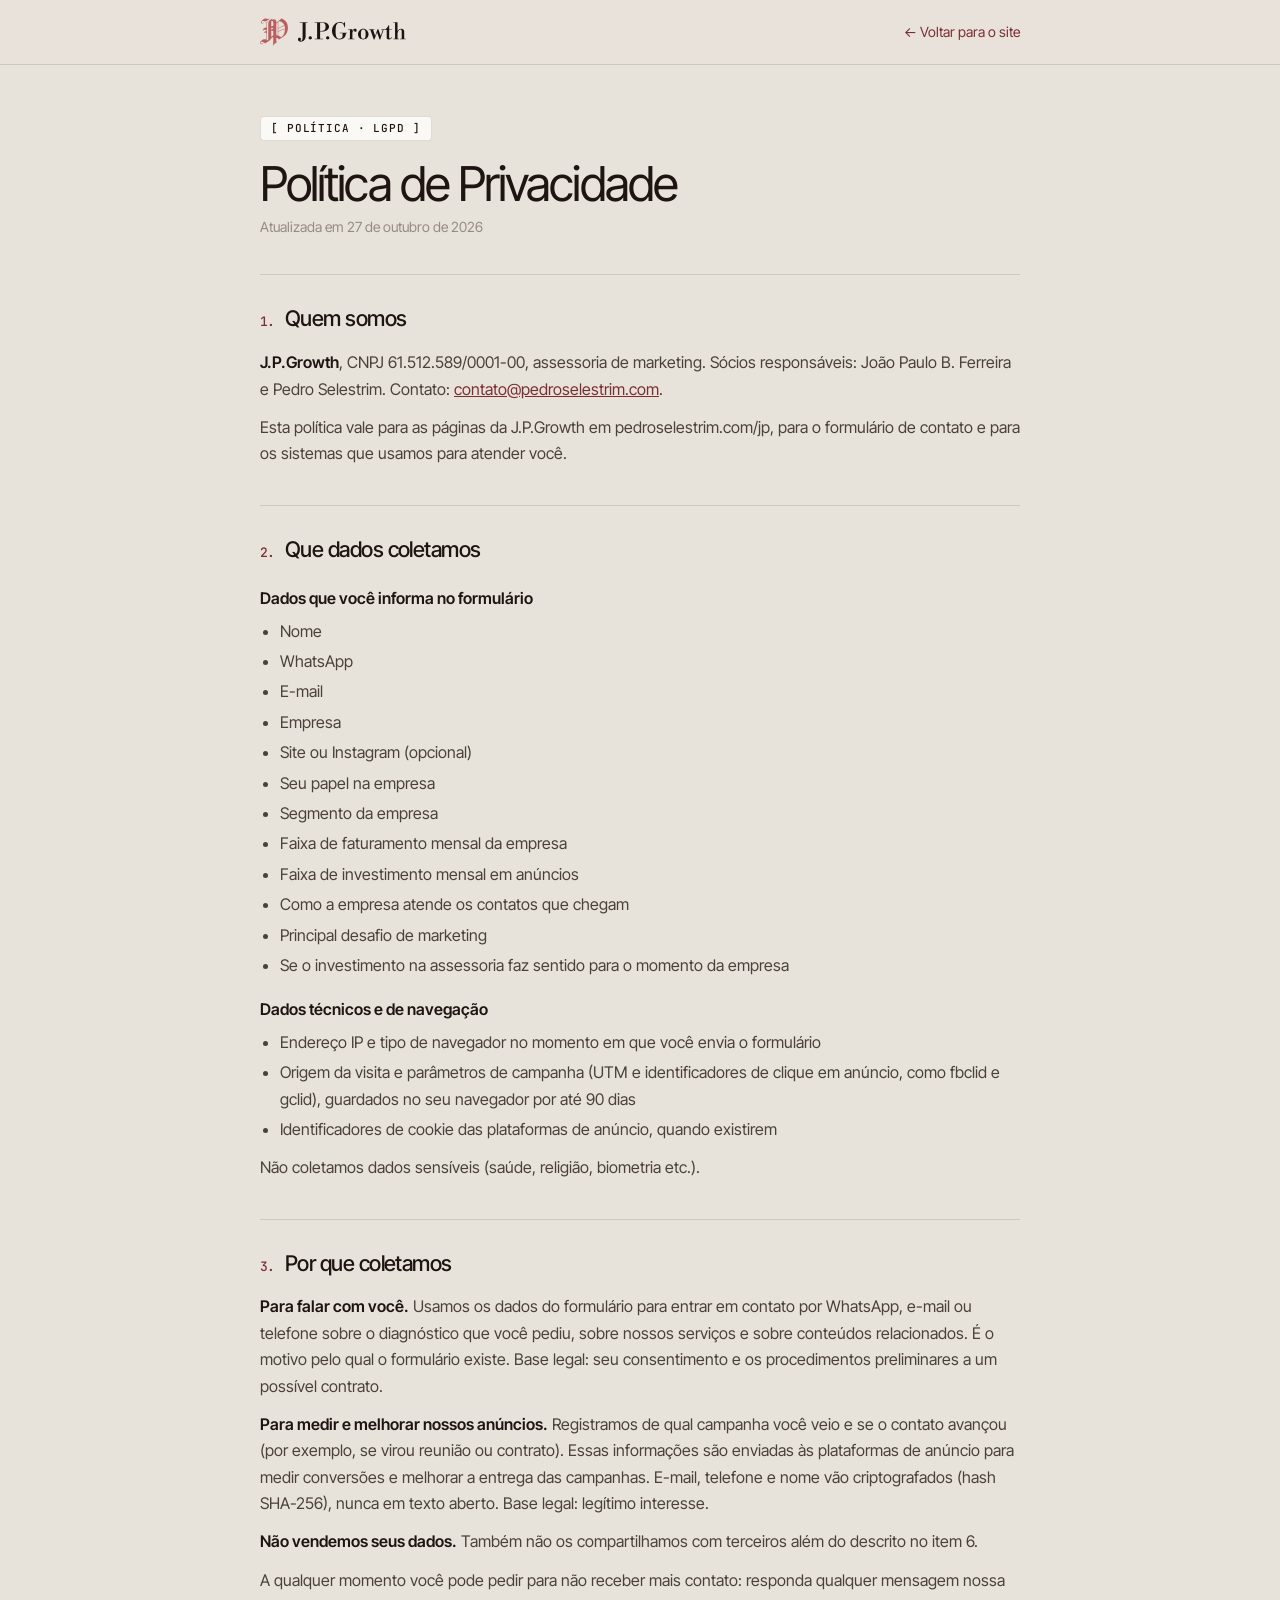
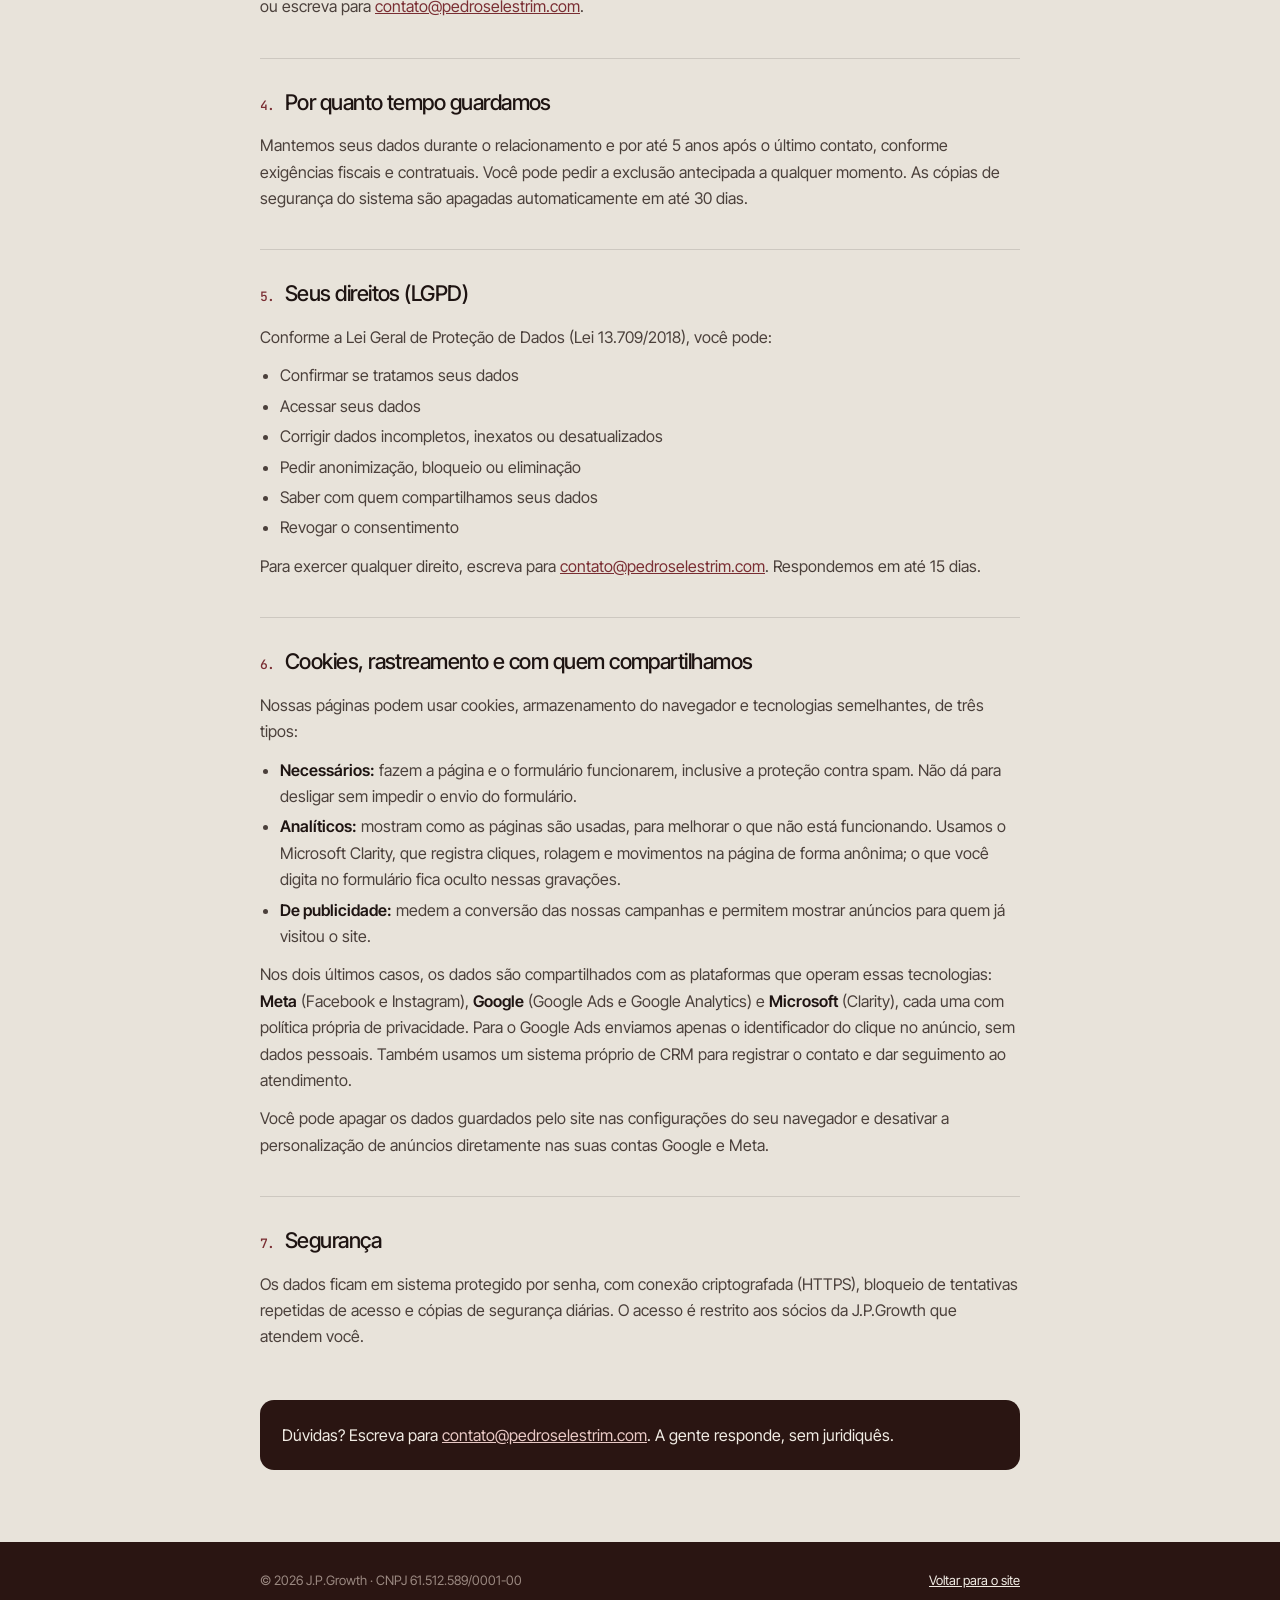
<file: privacidade.html>
<!doctype html>
<html lang="pt-BR">
<head>
<meta charset="utf-8">
<meta name="viewport" content="width=device-width, initial-scale=1">
<title>Política de Privacidade | J.P.Growth</title>
<meta name="description" content="Como a J.P.Growth coleta, usa e protege os seus dados, conforme a LGPD.">
<meta name="theme-color" content="#2A1512">
<link rel="icon" type="image/svg+xml" href="marca/icone.svg">
<link rel="preconnect" href="https://fonts.googleapis.com">
<link rel="preconnect" href="https://fonts.gstatic.com" crossorigin>
<link href="https://fonts.googleapis.com/css2?family=Inter+Tight:wght@400;500;600&family=JetBrains+Mono:wght@500&display=swap" rel="stylesheet">
<style>
:root{--cream:#E8E3DA;--cream-2:#F1EDE6;--paper:#FBF9F5;--ink:#1E1412;--ink-2:#4B403B;--mute:#968B82;--line:rgba(30,20,18,.13);--wine:#7A2E33;--brown:#2A1512;--on-dark:#F1ECE4;--on-dark-mute:#9A8880;--font:"Inter Tight",system-ui,-apple-system,"Segoe UI",sans-serif;--mono:"JetBrains Mono",ui-monospace,Menlo,monospace}
*,*::before,*::after{box-sizing:border-box}
body{margin:0;background:var(--cream);color:var(--ink);font:16px/1.65 var(--font);-webkit-font-smoothing:antialiased}
a{color:var(--wine)}
.wrap{width:min(760px,calc(100% - 32px));margin:0 auto}
.topo{border-bottom:1px solid var(--line);background:rgba(232,227,218,.94)}
.topo .wrap{display:flex;align-items:center;justify-content:space-between;gap:16px;height:64px}
.marca{display:inline-flex;align-items:center;gap:10px;text-decoration:none}
.marca img:first-child{width:28px;height:28px}
.marca img:last-child{height:20px;width:auto}
.voltar{font-size:14px;text-decoration:none}
main{padding:48px 0 72px}
.tag{display:inline-block;padding:6px 10px;border-radius:4px;background:var(--paper);border:1px solid var(--line);font:500 11px/1 var(--mono);letter-spacing:.08em;text-transform:uppercase}
h1{margin:18px 0 6px;font-size:clamp(2rem,5vw,3rem);font-weight:400;letter-spacing:-.04em;line-height:1.05}
.data{margin:0 0 36px;color:var(--mute);font-size:14px}
section{padding:26px 0;border-top:1px solid var(--line)}
h2{margin:0 0 12px;font-size:1.35rem;font-weight:500;letter-spacing:-.025em}
h2 span{margin-right:10px;font:500 13px/1 var(--mono);color:var(--wine)}
h3{margin:18px 0 6px;font-size:1rem;font-weight:600}
p{margin:0 0 12px;color:var(--ink-2)}
ul{margin:0 0 12px;padding-left:20px;color:var(--ink-2)}
li{margin:4px 0}
b,strong{color:var(--ink);font-weight:600}
.final{margin-top:12px;padding:22px;border-radius:14px;background:var(--brown);color:var(--on-dark)}
.final p{margin:0;color:var(--on-dark)}
.final a{color:#E9C9C5}
footer{padding:28px 0;background:var(--brown);color:var(--on-dark-mute);font-size:13px}
footer .wrap{display:flex;flex-wrap:wrap;justify-content:space-between;gap:12px}
footer a{color:var(--on-dark)}
</style>
</head>
<body>
<header class="topo">
  <div class="wrap">
    <a class="marca" href="./"><img src="marca/icone.svg" alt="" width="28" height="28"><img src="marca/logotipo.svg" alt="J.P.Growth" width="108" height="20"></a>
    <a class="voltar" href="./">← Voltar para o site</a>
  </div>
</header>

<main class="wrap">
  <span class="tag">[ política · LGPD ]</span>
  <h1>Política de Privacidade</h1>
  <p class="data">Atualizada em 27 de outubro de 2026</p>

  <section>
    <h2><span>1.</span>Quem somos</h2>
    <p><b>J.P.Growth</b>, CNPJ 61.512.589/0001-00, assessoria de marketing. Sócios responsáveis: João Paulo B. Ferreira e Pedro Selestrim. Contato: <a href="mailto:contato@pedroselestrim.com">contato@pedroselestrim.com</a>.</p>
    <p>Esta política vale para as páginas da J.P.Growth em pedroselestrim.com/jp, para o formulário de contato e para os sistemas que usamos para atender você.</p>
  </section>

  <section>
    <h2><span>2.</span>Que dados coletamos</h2>
    <h3>Dados que você informa no formulário</h3>
    <ul>
      <li>Nome</li>
      <li>WhatsApp</li>
      <li>E-mail</li>
      <li>Empresa</li>
      <li>Site ou Instagram (opcional)</li>
      <li>Seu papel na empresa</li>
      <li>Segmento da empresa</li>
      <li>Faixa de faturamento mensal da empresa</li>
      <li>Faixa de investimento mensal em anúncios</li>
      <li>Como a empresa atende os contatos que chegam</li>
      <li>Principal desafio de marketing</li>
      <li>Se o investimento na assessoria faz sentido para o momento da empresa</li>
    </ul>
    <h3>Dados técnicos e de navegação</h3>
    <ul>
      <li>Endereço IP e tipo de navegador no momento em que você envia o formulário</li>
      <li>Origem da visita e parâmetros de campanha (UTM e identificadores de clique em anúncio, como fbclid e gclid), guardados no seu navegador por até 90 dias</li>
      <li>Identificadores de cookie das plataformas de anúncio, quando existirem</li>
    </ul>
    <p>Não coletamos dados sensíveis (saúde, religião, biometria etc.).</p>
  </section>

  <section>
    <h2><span>3.</span>Por que coletamos</h2>
    <p><b>Para falar com você.</b> Usamos os dados do formulário para entrar em contato por WhatsApp, e-mail ou telefone sobre o diagnóstico que você pediu, sobre nossos serviços e sobre conteúdos relacionados. É o motivo pelo qual o formulário existe. Base legal: seu consentimento e os procedimentos preliminares a um possível contrato.</p>
    <p><b>Para medir e melhorar nossos anúncios.</b> Registramos de qual campanha você veio e se o contato avançou (por exemplo, se virou reunião ou contrato). Essas informações são enviadas às plataformas de anúncio para medir conversões e melhorar a entrega das campanhas. E-mail, telefone e nome vão criptografados (hash SHA-256), nunca em texto aberto. Base legal: legítimo interesse.</p>
    <p><b>Não vendemos seus dados.</b> Também não os compartilhamos com terceiros além do descrito no item 6.</p>
    <p>A qualquer momento você pode pedir para não receber mais contato: responda qualquer mensagem nossa ou escreva para <a href="mailto:contato@pedroselestrim.com">contato@pedroselestrim.com</a>.</p>
  </section>

  <section>
    <h2><span>4.</span>Por quanto tempo guardamos</h2>
    <p>Mantemos seus dados durante o relacionamento e por até 5 anos após o último contato, conforme exigências fiscais e contratuais. Você pode pedir a exclusão antecipada a qualquer momento. As cópias de segurança do sistema são apagadas automaticamente em até 30 dias.</p>
  </section>

  <section>
    <h2><span>5.</span>Seus direitos (LGPD)</h2>
    <p>Conforme a Lei Geral de Proteção de Dados (Lei 13.709/2018), você pode:</p>
    <ul>
      <li>Confirmar se tratamos seus dados</li>
      <li>Acessar seus dados</li>
      <li>Corrigir dados incompletos, inexatos ou desatualizados</li>
      <li>Pedir anonimização, bloqueio ou eliminação</li>
      <li>Saber com quem compartilhamos seus dados</li>
      <li>Revogar o consentimento</li>
    </ul>
    <p>Para exercer qualquer direito, escreva para <a href="mailto:contato@pedroselestrim.com">contato@pedroselestrim.com</a>. Respondemos em até 15 dias.</p>
  </section>

  <section>
    <h2><span>6.</span>Cookies, rastreamento e com quem compartilhamos</h2>
    <p>Nossas páginas podem usar cookies, armazenamento do navegador e tecnologias semelhantes, de três tipos:</p>
    <ul>
      <li><b>Necessários:</b> fazem a página e o formulário funcionarem, inclusive a proteção contra spam. Não dá para desligar sem impedir o envio do formulário.</li>
      <li><b>Analíticos:</b> mostram como as páginas são usadas, para melhorar o que não está funcionando. Usamos o Microsoft Clarity, que registra cliques, rolagem e movimentos na página de forma anônima; o que você digita no formulário fica oculto nessas gravações.</li>
      <li><b>De publicidade:</b> medem a conversão das nossas campanhas e permitem mostrar anúncios para quem já visitou o site.</li>
    </ul>
    <p>Nos dois últimos casos, os dados são compartilhados com as plataformas que operam essas tecnologias: <b>Meta</b> (Facebook e Instagram), <b>Google</b> (Google Ads e Google Analytics) e <b>Microsoft</b> (Clarity), cada uma com política própria de privacidade. Para o Google Ads enviamos apenas o identificador do clique no anúncio, sem dados pessoais. Também usamos um sistema próprio de CRM para registrar o contato e dar seguimento ao atendimento.</p>
    <p>Você pode apagar os dados guardados pelo site nas configurações do seu navegador e desativar a personalização de anúncios diretamente nas suas contas Google e Meta.</p>
  </section>

  <section>
    <h2><span>7.</span>Segurança</h2>
    <p>Os dados ficam em sistema protegido por senha, com conexão criptografada (HTTPS), bloqueio de tentativas repetidas de acesso e cópias de segurança diárias. O acesso é restrito aos sócios da J.P.Growth que atendem você.</p>
  </section>

  <div class="final">
    <p>Dúvidas? Escreva para <a href="mailto:contato@pedroselestrim.com">contato@pedroselestrim.com</a>. A gente responde, sem juridiquês.</p>
  </div>
</main>

<footer>
  <div class="wrap">
    <span>© 2026 J.P.Growth · CNPJ 61.512.589/0001-00</span>
    <a href="./">Voltar para o site</a>
  </div>
</footer>
</body>
</html>
</file>
